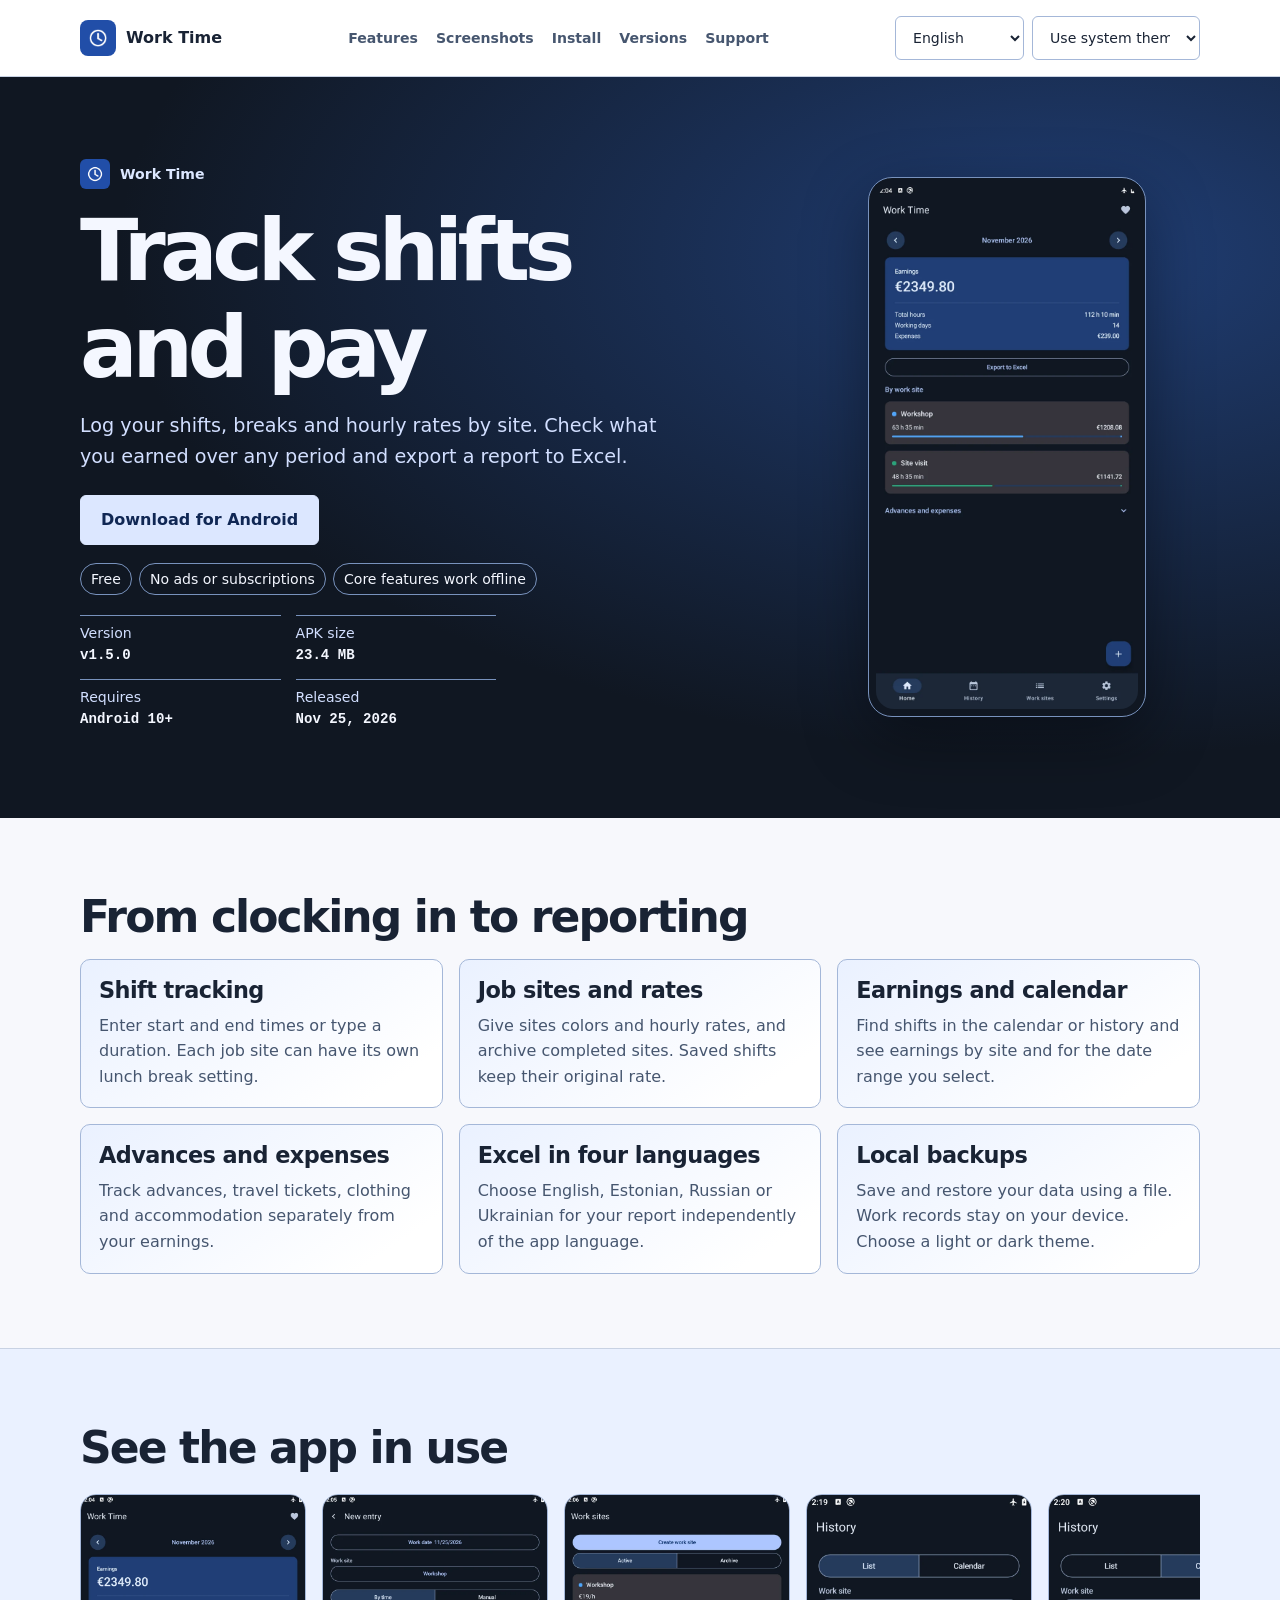
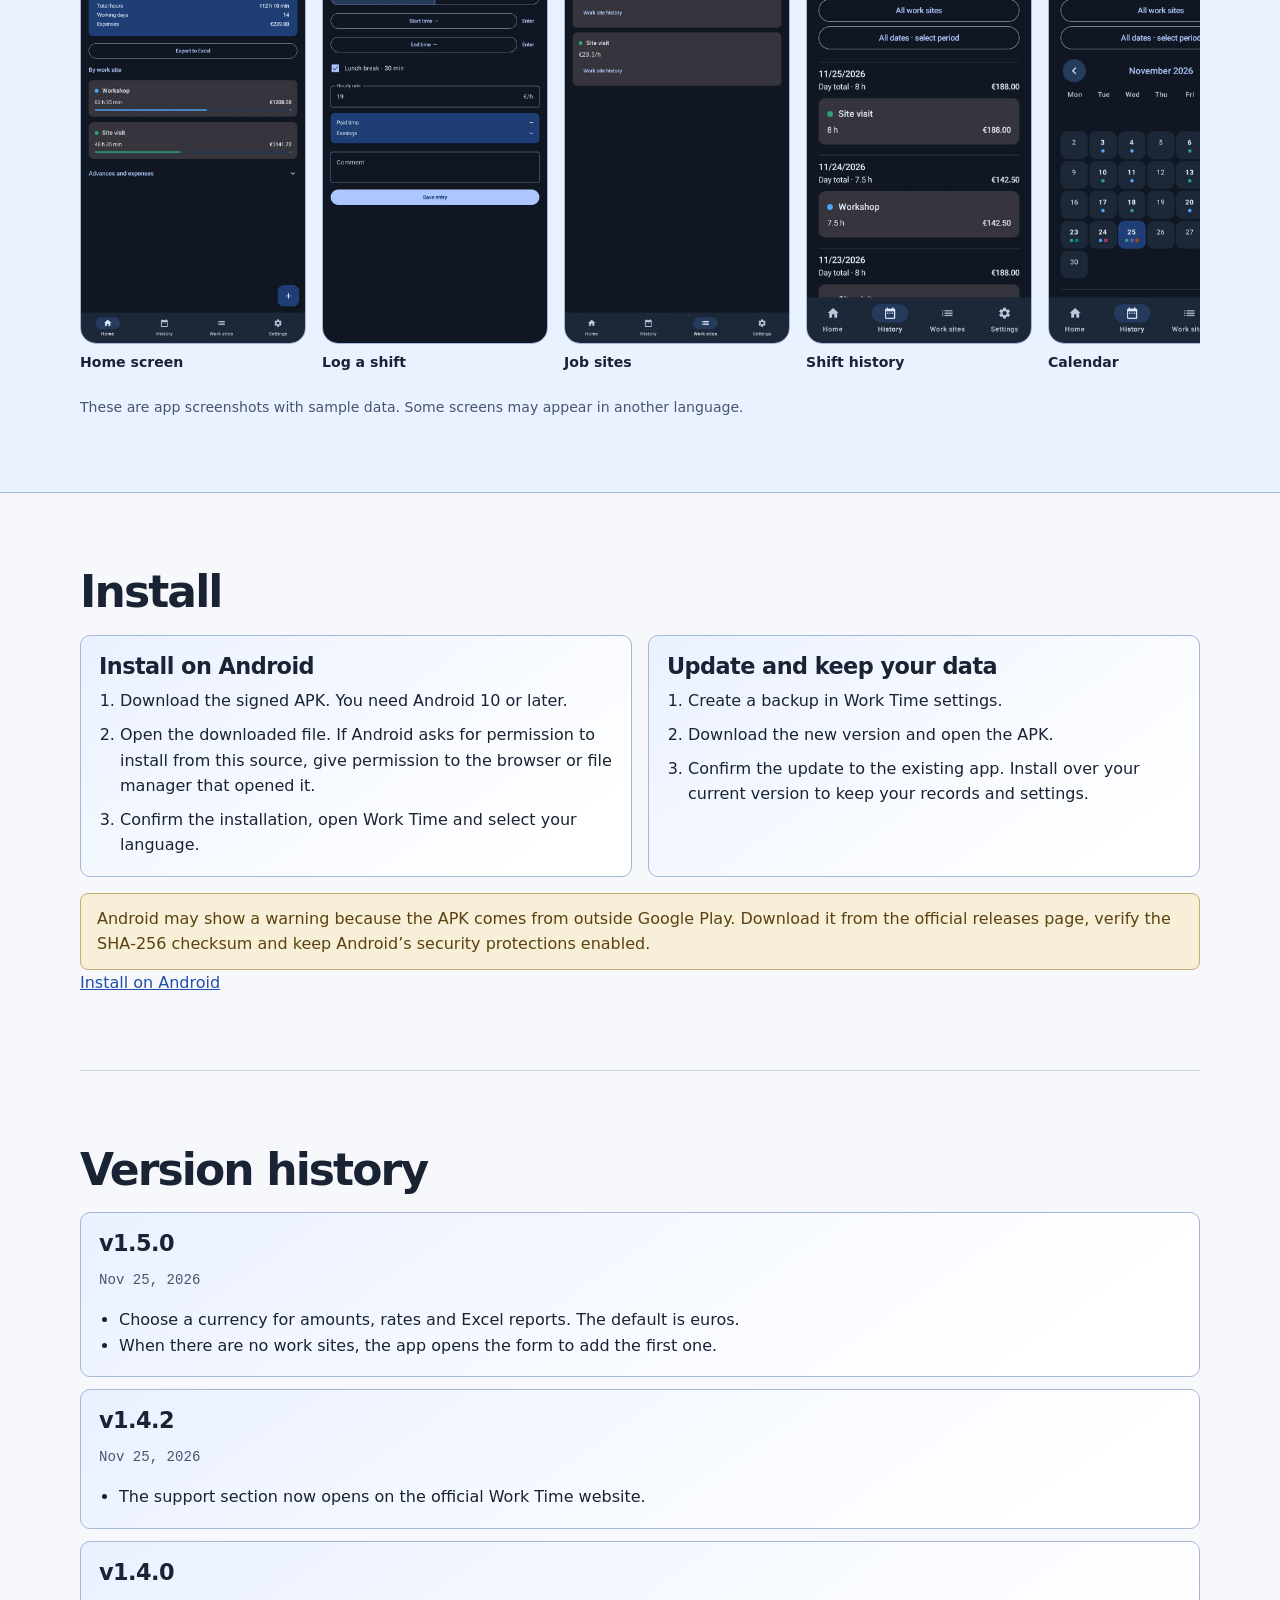
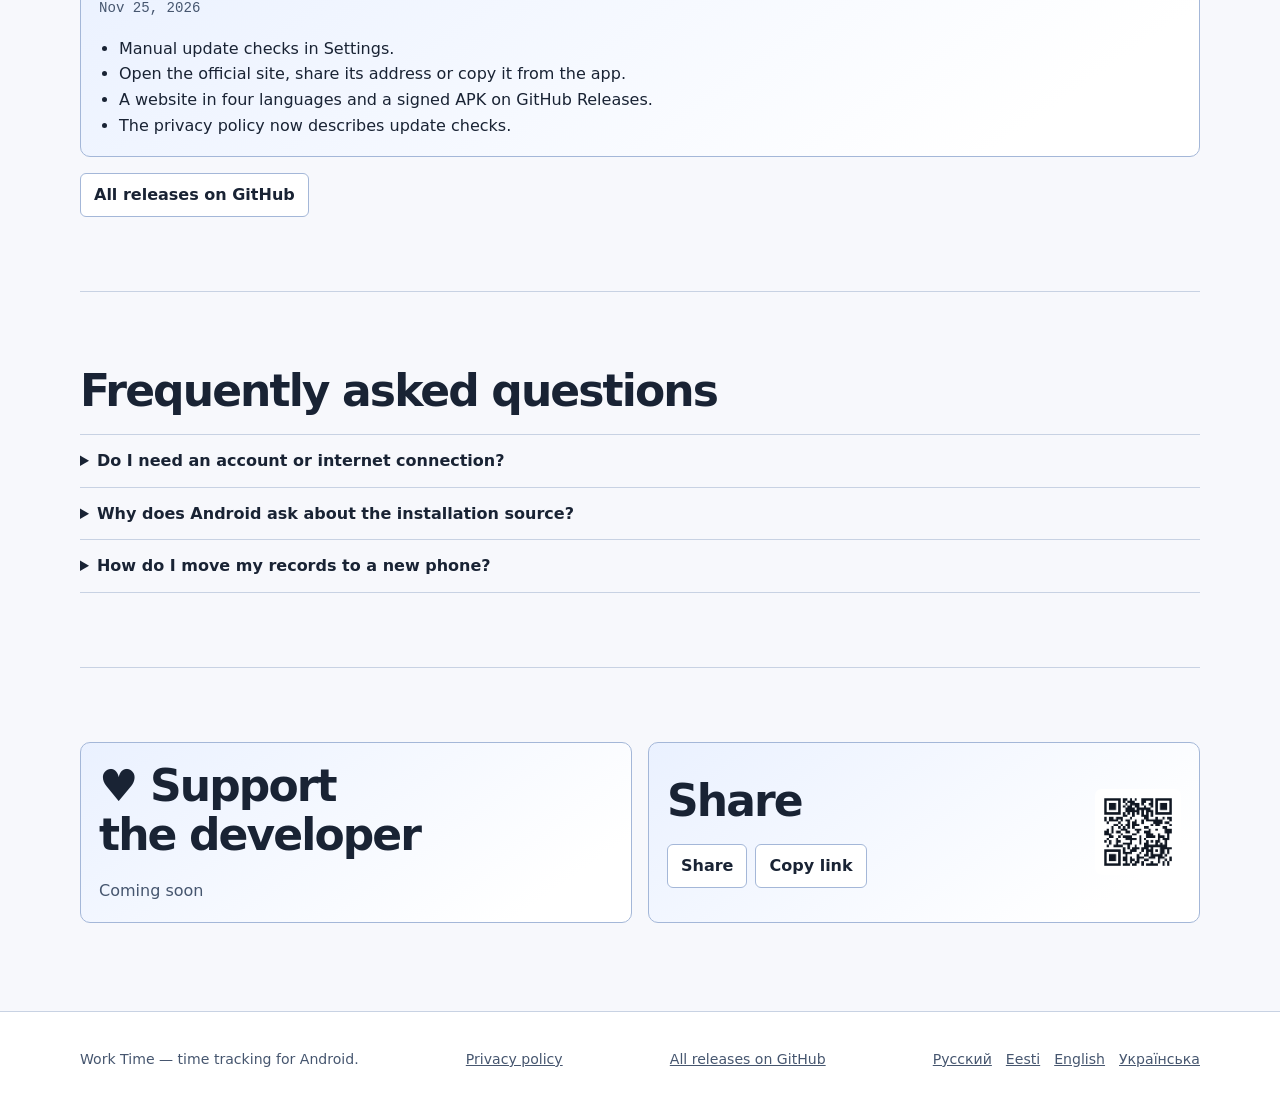
<file: index.html>
<!doctype html>
<html lang="en" data-root="./" data-root-page="true" data-name="Work Time">
<head>
<meta charset="utf-8">
<meta name="viewport" content="width=device-width, initial-scale=1">
<title>Work Time · Android</title>
<meta name="description" content="A free Android app to track shifts, job sites and pay in euros, with Excel reports and file backups.">
<link rel="canonical" href="https://wolflingee.github.io/work-time/">
<link rel="alternate" hreflang="ru" href="https://wolflingee.github.io/work-time/ru/">
<link rel="alternate" hreflang="et" href="https://wolflingee.github.io/work-time/et/">
<link rel="alternate" hreflang="en" href="https://wolflingee.github.io/work-time/en/">
<link rel="alternate" hreflang="uk" href="https://wolflingee.github.io/work-time/uk/">
<link rel="alternate" hreflang="x-default" href="https://wolflingee.github.io/work-time/">
<meta property="og:type" content="website">
<meta property="og:title" content="Work Time · Android">
<meta property="og:description" content="A free Android app to track shifts, job sites and pay in euros, with Excel reports and file backups.">
<meta property="og:url" content="https://wolflingee.github.io/work-time/">
<meta property="og:image" content="https://wolflingee.github.io/work-time/assets/icons/social.png">
<meta property="og:image:alt" content="Home screen">
<meta name="twitter:card" content="summary_large_image">
<link rel="icon" type="image/png" href="./assets/icons/work-time.png">
<link rel="stylesheet" href="./assets/css/style.css">
<script src="./assets/js/app.js" defer></script>
</head>
<body>
<header class="topbar">
  <div class="shell topbar-row">
    <a class="brand" href="./en/"><img src="./assets/icons/work-time.png" width="36" height="36" alt="">Work Time</a>
    <nav><ul><li><a href="./en/#features">Features</a></li>
<li><a href="./en/#screenshots">Screenshots</a></li>
<li><a href="./en/#install">Install</a></li>
<li><a href="./en/#versions">Versions</a></li>
<li><a href="./en/#support">Support</a></li></ul></nav>
    <div class="preferences">
      <select id="site-language" aria-label="Site language"><option value="ru">Русский</option><option value="et">Eesti</option><option value="en" selected>English</option><option value="uk">Українська</option></select>
      <select id="site-theme" aria-label="Theme"><option value="system" selected>Use system theme</option><option value="light">Light</option><option value="dark">Dark</option></select>
    </div>
  </div>
</header>

<main>
<section class="hero">
  <div class="shell">
    <div>
      <div class="hero-app"><img src="./assets/icons/work-time.png" width="30" height="30" alt="">Work Time</div>
      <h1>Track shifts and pay</h1>
      <p>Log your shifts, breaks and hourly rates by site. Check what you earned over any period and export a report to Excel.</p>
      <a class="button primary" data-download href="https://github.com/wolflingEE/work-time/releases/latest/download/work-time.apk">Download for Android</a>
      <ul class="badges"><li>Free</li><li>No ads or subscriptions</li><li>Core features work offline</li></ul>
      <dl class="build-facts" hidden>
        <div><dt>Version</dt><dd data-fact="version"></dd></div><div><dt>APK size</dt><dd data-fact="size"></dd></div><div><dt>Requires</dt><dd data-fact="android"></dd></div><div><dt>Released</dt><dd data-fact="date"></dd></div>
      </dl>
      <p class="version-error" hidden>Version details are currently unavailable.</p>
    </div>
    <figure class="phone"><img src="./assets/screenshots/en/home.webp" fetchpriority="high" alt="Home screen"></figure>
  </div>
</section>
<section id="features" class="section shell">
  <h2>From clocking in to reporting</h2>
  <div class="grid"><article class="card"><h3>Shift tracking</h3><p>Enter start and end times or type a duration. Each job site can have its own lunch break setting.</p></article><article class="card"><h3>Job sites and rates</h3><p>Give sites colors and hourly rates, and archive completed sites. Saved shifts keep their original rate.</p></article><article class="card"><h3>Earnings and calendar</h3><p>Find shifts in the calendar or history and see earnings by site and for the date range you select.</p></article><article class="card"><h3>Advances and expenses</h3><p>Track advances, travel tickets, clothing and accommodation separately from your earnings.</p></article><article class="card"><h3>Excel in four languages</h3><p>Choose English, Estonian, Russian or Ukrainian for your report independently of the app language.</p></article><article class="card"><h3>Local backups</h3><p>Save and restore your data using a file. Work records stay on your device. Choose a light or dark theme.</p></article></div>
</section>
<section id="screenshots" class="section gallery-strip" aria-labelledby="gallery-title">
  <div class="shell">
    <h2 id="gallery-title">See the app in use</h2>
    <div class="gallery"><a href="./assets/screenshots/en/home.webp" data-gallery="Home screen"><img src="./assets/screenshots/en/home.webp" loading="lazy" decoding="async" alt=""><span>Home screen</span></a><a href="./assets/screenshots/en/entry.webp" data-gallery="Log a shift"><img src="./assets/screenshots/en/entry.webp" loading="lazy" decoding="async" alt=""><span>Log a shift</span></a><a href="./assets/screenshots/en/sites.webp" data-gallery="Job sites"><img src="./assets/screenshots/en/sites.webp" loading="lazy" decoding="async" alt=""><span>Job sites</span></a><a href="./assets/screenshots/en/history.webp" data-gallery="Shift history"><img src="./assets/screenshots/en/history.webp" loading="lazy" decoding="async" alt=""><span>Shift history</span></a><a href="./assets/screenshots/en/calendar.webp" data-gallery="Calendar"><img src="./assets/screenshots/en/calendar.webp" loading="lazy" decoding="async" alt=""><span>Calendar</span></a><a href="./assets/screenshots/en/statistics.webp" data-gallery="Statistics"><img src="./assets/screenshots/en/statistics.webp" loading="lazy" decoding="async" alt=""><span>Statistics</span></a><a href="./assets/screenshots/en/excel.webp" data-gallery="Excel export"><img src="./assets/screenshots/en/excel.webp" loading="lazy" decoding="async" alt=""><span>Excel export</span></a><a href="./assets/screenshots/en/settings.webp" data-gallery="Settings"><img src="./assets/screenshots/en/settings.webp" loading="lazy" decoding="async" alt=""><span>Settings</span></a><a href="./assets/screenshots/ru/language.webp" data-gallery="Language selection"><img src="./assets/screenshots/ru/language.webp" loading="lazy" decoding="async" alt=""><span>Language selection</span></a></div>
    <p class="gallery-note">These are app screenshots with sample data. Some screens may appear in another language.</p>
  </div>
</section>
<dialog id="gallery-dialog" aria-labelledby="enlarged-title">
  <div class="dialog-head"><strong id="enlarged-title"></strong><form method="dialog"><button class="copy">Close</button></form></div>
  <img alt="">
</dialog>
<section id="install" class="section shell">
  <h2>Install</h2>
  
    <div class="grid two">
      <article class="card"><h3>Install on Android</h3><ol class="steps"><li>Download the signed APK. You need Android 10 or later.</li><li>Open the downloaded file. If Android asks for permission to install from this source, give permission to the browser or file manager that opened it.</li><li>Confirm the installation, open Work Time and select your language.</li></ol></article>
      <article class="card"><h3>Update and keep your data</h3><ol class="steps"><li>Create a backup in Work Time settings.</li><li>Download the new version and open the APK.</li><li>Confirm the update to the existing app. Install over your current version to keep your records and settings.</li></ol></article>
    </div>
    <p class="notice">Android may show a warning because the APK comes from outside Google Play. Download it from the official releases page, verify the SHA‑256 checksum and keep Android’s security protections enabled.</p>
  <a href="./installation/en.html">Install on Android</a>
</section>
<section id="versions" class="section shell">
  <h2>Version history</h2>
  <div class="release-list"></div>
  <a class="button" href="https://github.com/wolflingEE/work-time/releases">All releases on GitHub</a>
</section>
<section class="section shell">
  <h2>Frequently asked questions</h2>
  <details><summary>Do I need an account or internet connection?</summary><p>Work Time requires no account. Shifts, calculations, Excel exports and backups work offline. Internet access is needed to check for an update manually, download the APK or open an external page.</p></details><details><summary>Why does Android ask about the installation source?</summary><p>The APK is distributed via GitHub Releases. Android may ask for permission for the browser or file manager that opens it.</p></details><details><summary>How do I move my records to a new phone?</summary><p>Create a backup in Settings, transfer the file to your new phone and restore it in Work Time.</p></details>
</section>

<section id="support" class="section shell">
  <div class="grid two">
    <article class="card">
      <h2><span aria-hidden="true">♥</span> Support the developer</h2>
      <p>Coming soon</p>
    </article>
    
<article class="card share-card">
  <div>
    <h2>Share</h2>
    <div class="actions">
      <button class="copy" data-share="https://wolflingee.github.io/work-time/">Share</button>
      <button class="copy" data-copy="https://wolflingee.github.io/work-time/">Copy link</button>
    </div>
  </div>
  <img src="./assets/icons/site-qr.png" width="86" height="86" alt="QR code for the official Work Time website">
</article>
  </div>
  <p class="status" id="site-status" role="status" data-copied="Link copied." data-failed="Couldn’t copy the link. Copy the address from your browser’s address bar."></p>
</section>
</main>
<footer>
  <div class="shell footer-row">
    <span>Work Time — time tracking for Android.</span>
    <a href="./privacy/en.html">Privacy policy</a>
    <a href="https://github.com/wolflingEE/work-time/releases">All releases on GitHub</a>
    <div class="lang-links"><a lang="ru" hreflang="ru" href="./ru/">Русский</a><a lang="et" hreflang="et" href="./et/">Eesti</a><a lang="en" hreflang="en" href="./en/">English</a><a lang="uk" hreflang="uk" href="./uk/">Українська</a></div>
  </div>
</footer>
</body>
</html>
</file>
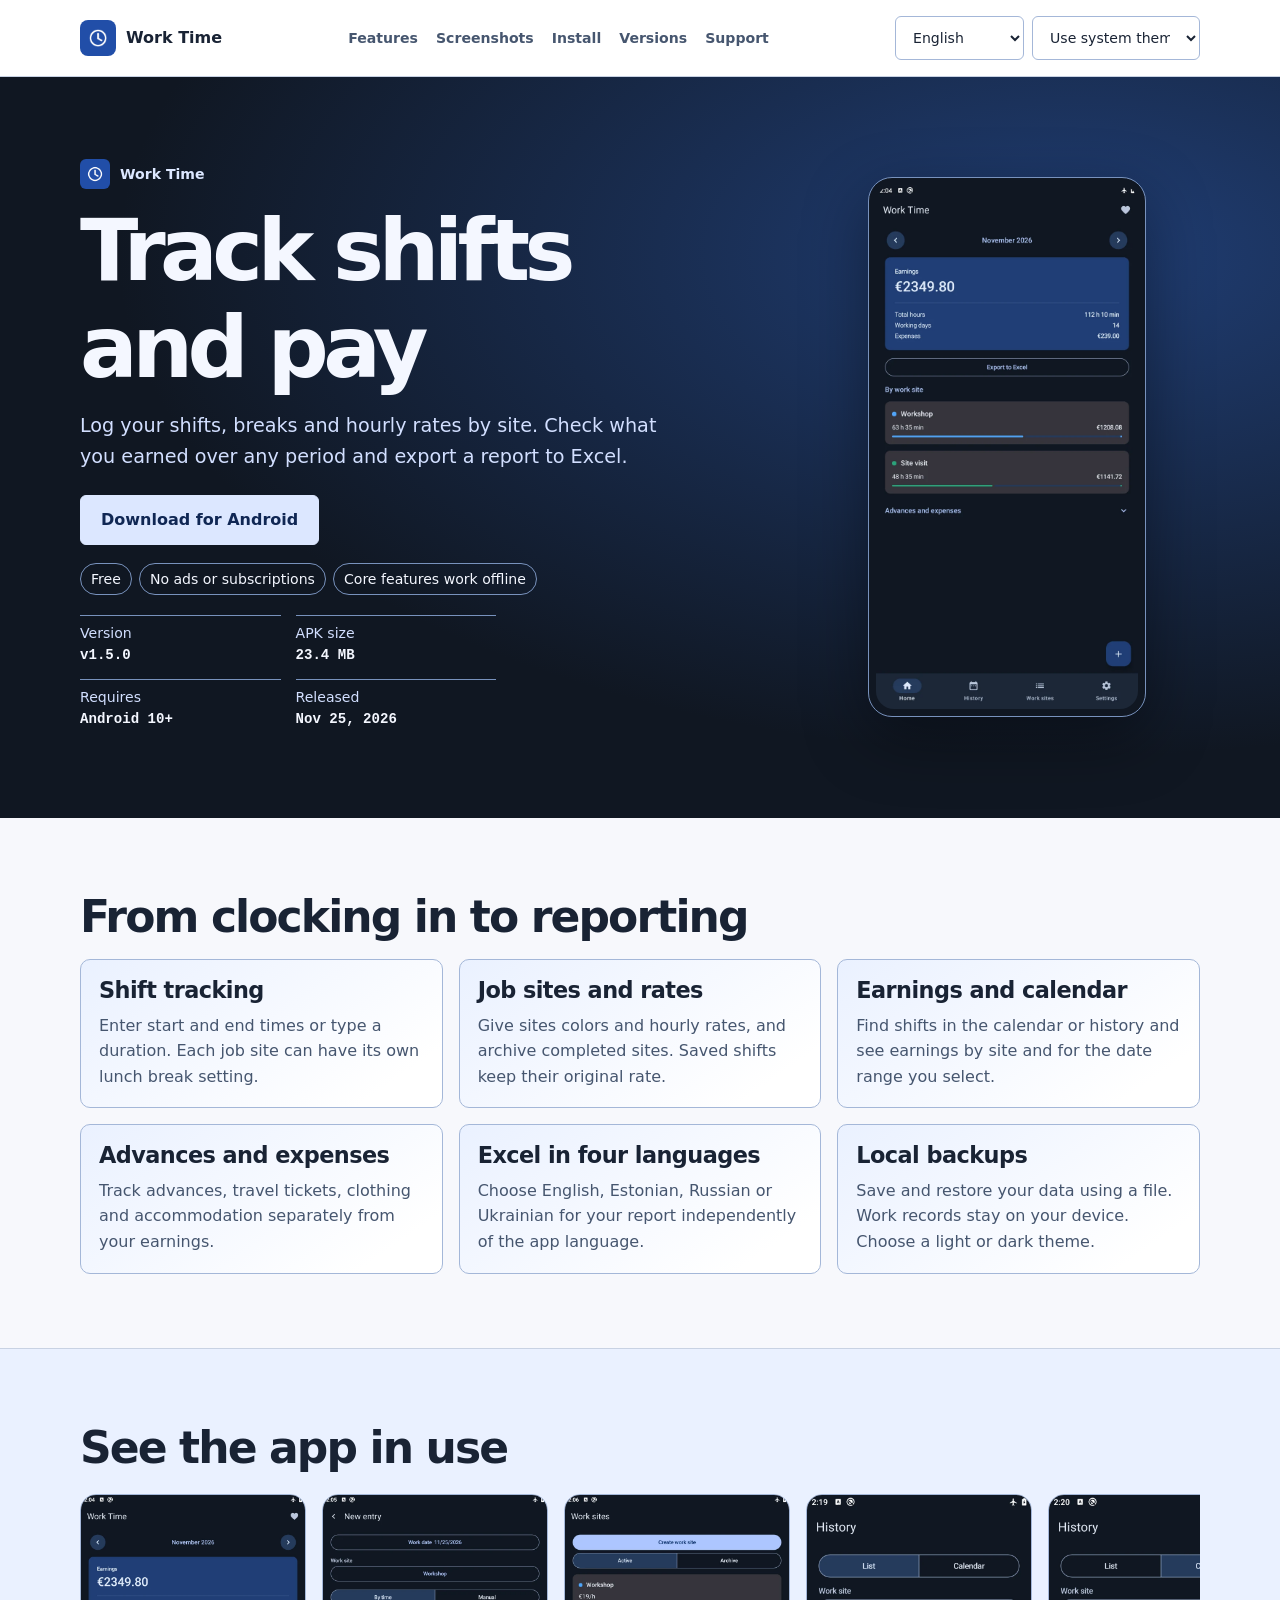
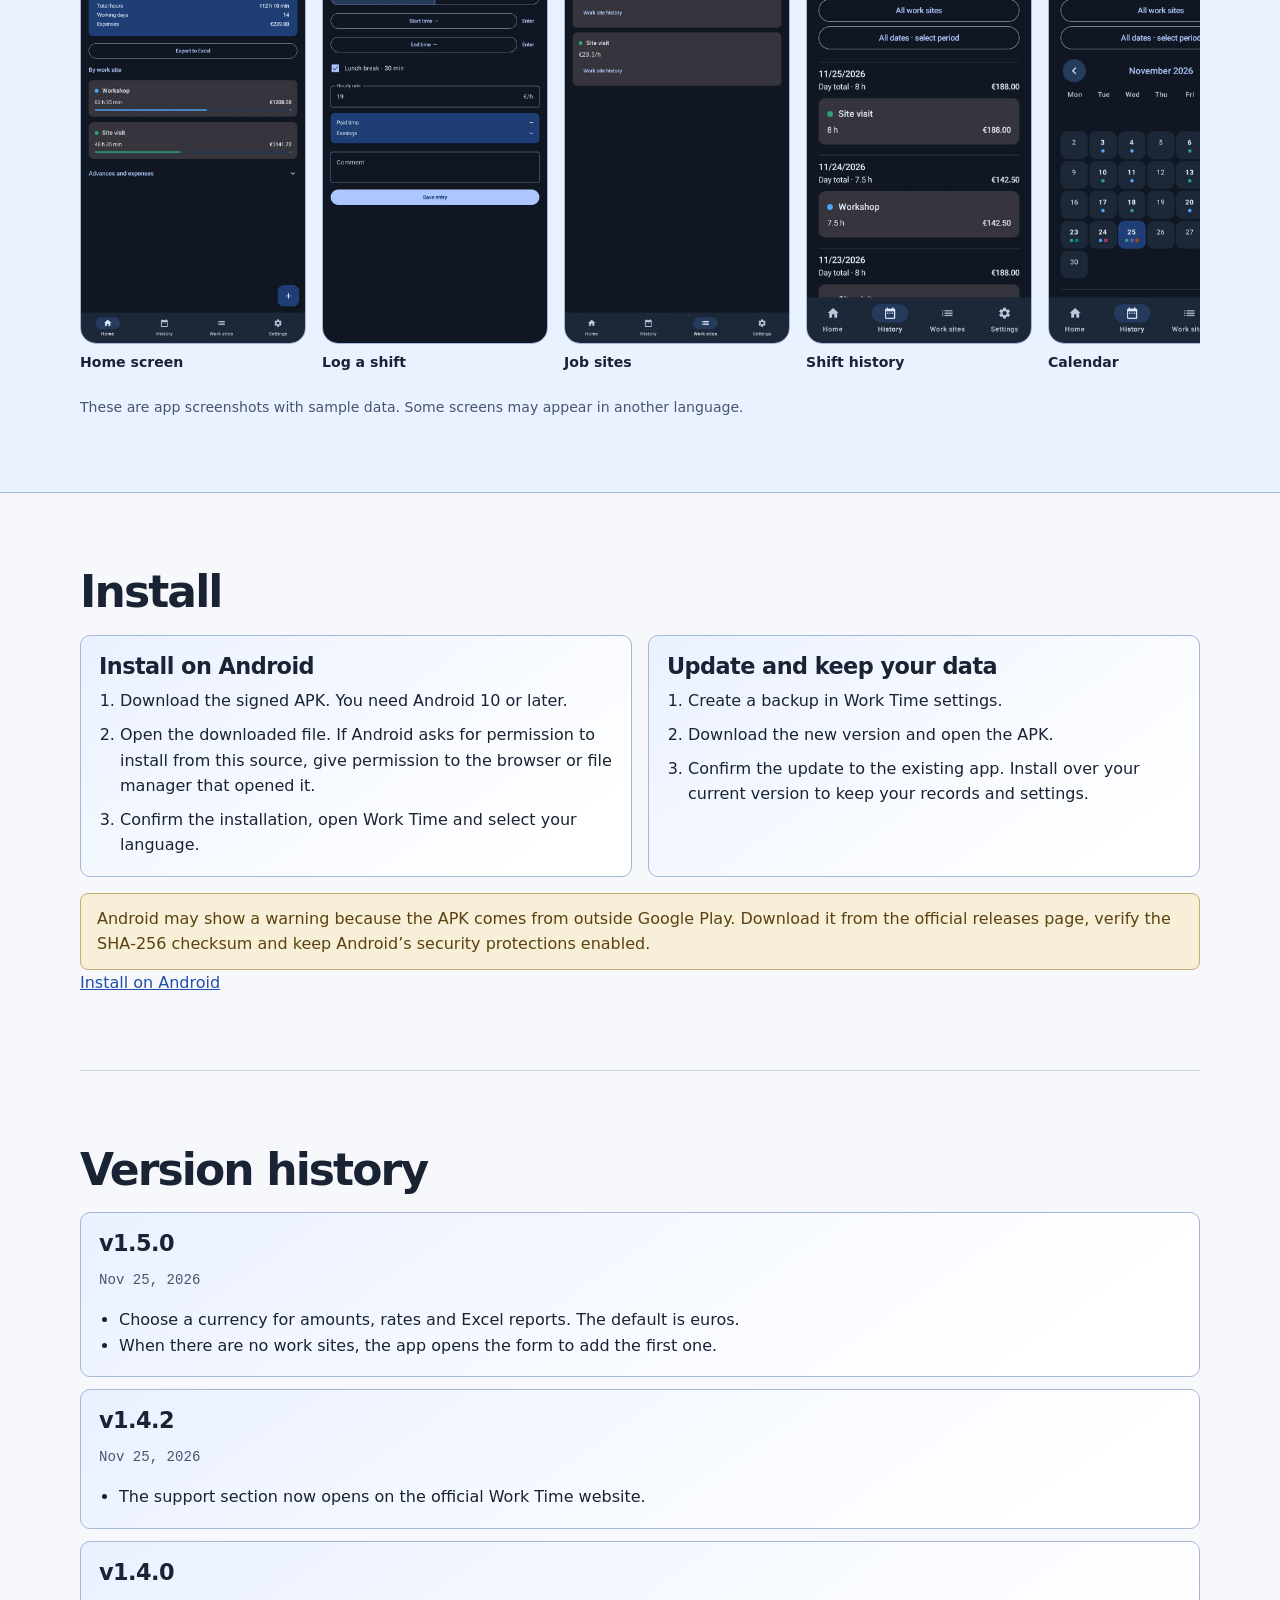
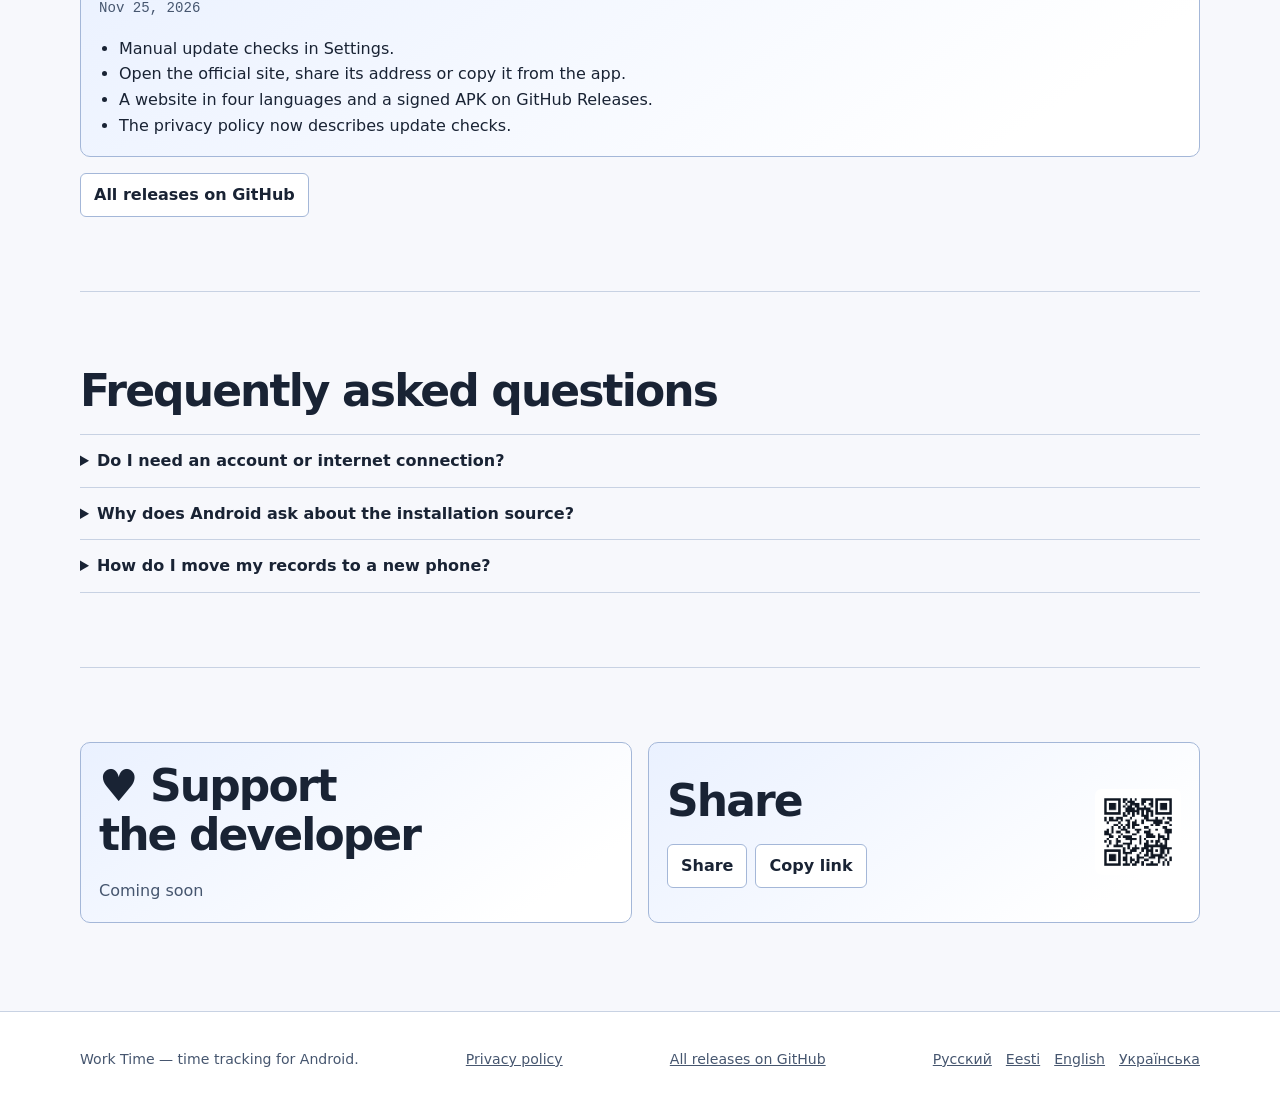
<file: en/index.html>
<!doctype html>
<html lang="en" data-root="../" data-root-page="false" data-name="Work Time">
<head>
<meta charset="utf-8">
<meta name="viewport" content="width=device-width, initial-scale=1">
<title>Work Time · Android</title>
<meta name="description" content="A free Android app to track shifts, job sites and pay in euros, with Excel reports and file backups.">
<link rel="canonical" href="https://wolflingee.github.io/work-time/en/">
<link rel="alternate" hreflang="ru" href="https://wolflingee.github.io/work-time/ru/">
<link rel="alternate" hreflang="et" href="https://wolflingee.github.io/work-time/et/">
<link rel="alternate" hreflang="en" href="https://wolflingee.github.io/work-time/en/">
<link rel="alternate" hreflang="uk" href="https://wolflingee.github.io/work-time/uk/">
<link rel="alternate" hreflang="x-default" href="https://wolflingee.github.io/work-time/">
<meta property="og:type" content="website">
<meta property="og:title" content="Work Time · Android">
<meta property="og:description" content="A free Android app to track shifts, job sites and pay in euros, with Excel reports and file backups.">
<meta property="og:url" content="https://wolflingee.github.io/work-time/en/">
<meta property="og:image" content="https://wolflingee.github.io/work-time/assets/icons/social.png">
<meta property="og:image:alt" content="Home screen">
<meta name="twitter:card" content="summary_large_image">
<link rel="icon" type="image/png" href="../assets/icons/work-time.png">
<link rel="stylesheet" href="../assets/css/style.css">
<script src="../assets/js/app.js" defer></script>
</head>
<body>
<header class="topbar">
  <div class="shell topbar-row">
    <a class="brand" href="../en/"><img src="../assets/icons/work-time.png" width="36" height="36" alt="">Work Time</a>
    <nav><ul><li><a href="../en/#features">Features</a></li>
<li><a href="../en/#screenshots">Screenshots</a></li>
<li><a href="../en/#install">Install</a></li>
<li><a href="../en/#versions">Versions</a></li>
<li><a href="../en/#support">Support</a></li></ul></nav>
    <div class="preferences">
      <select id="site-language" aria-label="Site language"><option value="ru">Русский</option><option value="et">Eesti</option><option value="en" selected>English</option><option value="uk">Українська</option></select>
      <select id="site-theme" aria-label="Theme"><option value="system" selected>Use system theme</option><option value="light">Light</option><option value="dark">Dark</option></select>
    </div>
  </div>
</header>

<main>
<section class="hero">
  <div class="shell">
    <div>
      <div class="hero-app"><img src="../assets/icons/work-time.png" width="30" height="30" alt="">Work Time</div>
      <h1>Track shifts and pay</h1>
      <p>Log your shifts, breaks and hourly rates by site. Check what you earned over any period and export a report to Excel.</p>
      <a class="button primary" data-download href="https://github.com/wolflingEE/work-time/releases/latest/download/work-time.apk">Download for Android</a>
      <ul class="badges"><li>Free</li><li>No ads or subscriptions</li><li>Core features work offline</li></ul>
      <dl class="build-facts" hidden>
        <div><dt>Version</dt><dd data-fact="version"></dd></div><div><dt>APK size</dt><dd data-fact="size"></dd></div><div><dt>Requires</dt><dd data-fact="android"></dd></div><div><dt>Released</dt><dd data-fact="date"></dd></div>
      </dl>
      <p class="version-error" hidden>Version details are currently unavailable.</p>
    </div>
    <figure class="phone"><img src="../assets/screenshots/en/home.webp" fetchpriority="high" alt="Home screen"></figure>
  </div>
</section>
<section id="features" class="section shell">
  <h2>From clocking in to reporting</h2>
  <div class="grid"><article class="card"><h3>Shift tracking</h3><p>Enter start and end times or type a duration. Each job site can have its own lunch break setting.</p></article><article class="card"><h3>Job sites and rates</h3><p>Give sites colors and hourly rates, and archive completed sites. Saved shifts keep their original rate.</p></article><article class="card"><h3>Earnings and calendar</h3><p>Find shifts in the calendar or history and see earnings by site and for the date range you select.</p></article><article class="card"><h3>Advances and expenses</h3><p>Track advances, travel tickets, clothing and accommodation separately from your earnings.</p></article><article class="card"><h3>Excel in four languages</h3><p>Choose English, Estonian, Russian or Ukrainian for your report independently of the app language.</p></article><article class="card"><h3>Local backups</h3><p>Save and restore your data using a file. Work records stay on your device. Choose a light or dark theme.</p></article></div>
</section>
<section id="screenshots" class="section gallery-strip" aria-labelledby="gallery-title">
  <div class="shell">
    <h2 id="gallery-title">See the app in use</h2>
    <div class="gallery"><a href="../assets/screenshots/en/home.webp" data-gallery="Home screen"><img src="../assets/screenshots/en/home.webp" loading="lazy" decoding="async" alt=""><span>Home screen</span></a><a href="../assets/screenshots/en/entry.webp" data-gallery="Log a shift"><img src="../assets/screenshots/en/entry.webp" loading="lazy" decoding="async" alt=""><span>Log a shift</span></a><a href="../assets/screenshots/en/sites.webp" data-gallery="Job sites"><img src="../assets/screenshots/en/sites.webp" loading="lazy" decoding="async" alt=""><span>Job sites</span></a><a href="../assets/screenshots/en/history.webp" data-gallery="Shift history"><img src="../assets/screenshots/en/history.webp" loading="lazy" decoding="async" alt=""><span>Shift history</span></a><a href="../assets/screenshots/en/calendar.webp" data-gallery="Calendar"><img src="../assets/screenshots/en/calendar.webp" loading="lazy" decoding="async" alt=""><span>Calendar</span></a><a href="../assets/screenshots/en/statistics.webp" data-gallery="Statistics"><img src="../assets/screenshots/en/statistics.webp" loading="lazy" decoding="async" alt=""><span>Statistics</span></a><a href="../assets/screenshots/en/excel.webp" data-gallery="Excel export"><img src="../assets/screenshots/en/excel.webp" loading="lazy" decoding="async" alt=""><span>Excel export</span></a><a href="../assets/screenshots/en/settings.webp" data-gallery="Settings"><img src="../assets/screenshots/en/settings.webp" loading="lazy" decoding="async" alt=""><span>Settings</span></a><a href="../assets/screenshots/ru/language.webp" data-gallery="Language selection"><img src="../assets/screenshots/ru/language.webp" loading="lazy" decoding="async" alt=""><span>Language selection</span></a></div>
    <p class="gallery-note">These are app screenshots with sample data. Some screens may appear in another language.</p>
  </div>
</section>
<dialog id="gallery-dialog" aria-labelledby="enlarged-title">
  <div class="dialog-head"><strong id="enlarged-title"></strong><form method="dialog"><button class="copy">Close</button></form></div>
  <img alt="">
</dialog>
<section id="install" class="section shell">
  <h2>Install</h2>
  
    <div class="grid two">
      <article class="card"><h3>Install on Android</h3><ol class="steps"><li>Download the signed APK. You need Android 10 or later.</li><li>Open the downloaded file. If Android asks for permission to install from this source, give permission to the browser or file manager that opened it.</li><li>Confirm the installation, open Work Time and select your language.</li></ol></article>
      <article class="card"><h3>Update and keep your data</h3><ol class="steps"><li>Create a backup in Work Time settings.</li><li>Download the new version and open the APK.</li><li>Confirm the update to the existing app. Install over your current version to keep your records and settings.</li></ol></article>
    </div>
    <p class="notice">Android may show a warning because the APK comes from outside Google Play. Download it from the official releases page, verify the SHA‑256 checksum and keep Android’s security protections enabled.</p>
  <a href="../installation/en.html">Install on Android</a>
</section>
<section id="versions" class="section shell">
  <h2>Version history</h2>
  <div class="release-list"></div>
  <a class="button" href="https://github.com/wolflingEE/work-time/releases">All releases on GitHub</a>
</section>
<section class="section shell">
  <h2>Frequently asked questions</h2>
  <details><summary>Do I need an account or internet connection?</summary><p>Work Time requires no account. Shifts, calculations, Excel exports and backups work offline. Internet access is needed to check for an update manually, download the APK or open an external page.</p></details><details><summary>Why does Android ask about the installation source?</summary><p>The APK is distributed via GitHub Releases. Android may ask for permission for the browser or file manager that opens it.</p></details><details><summary>How do I move my records to a new phone?</summary><p>Create a backup in Settings, transfer the file to your new phone and restore it in Work Time.</p></details>
</section>

<section id="support" class="section shell">
  <div class="grid two">
    <article class="card">
      <h2><span aria-hidden="true">♥</span> Support the developer</h2>
      <p>Coming soon</p>
    </article>
    
<article class="card share-card">
  <div>
    <h2>Share</h2>
    <div class="actions">
      <button class="copy" data-share="https://wolflingee.github.io/work-time/">Share</button>
      <button class="copy" data-copy="https://wolflingee.github.io/work-time/">Copy link</button>
    </div>
  </div>
  <img src="../assets/icons/site-qr.png" width="86" height="86" alt="QR code for the official Work Time website">
</article>
  </div>
  <p class="status" id="site-status" role="status" data-copied="Link copied." data-failed="Couldn’t copy the link. Copy the address from your browser’s address bar."></p>
</section>
</main>
<footer>
  <div class="shell footer-row">
    <span>Work Time — time tracking for Android.</span>
    <a href="../privacy/en.html">Privacy policy</a>
    <a href="https://github.com/wolflingEE/work-time/releases">All releases on GitHub</a>
    <div class="lang-links"><a lang="ru" hreflang="ru" href="../ru/">Русский</a><a lang="et" hreflang="et" href="../et/">Eesti</a><a lang="en" hreflang="en" href="../en/">English</a><a lang="uk" hreflang="uk" href="../uk/">Українська</a></div>
  </div>
</footer>
</body>
</html>
</file>
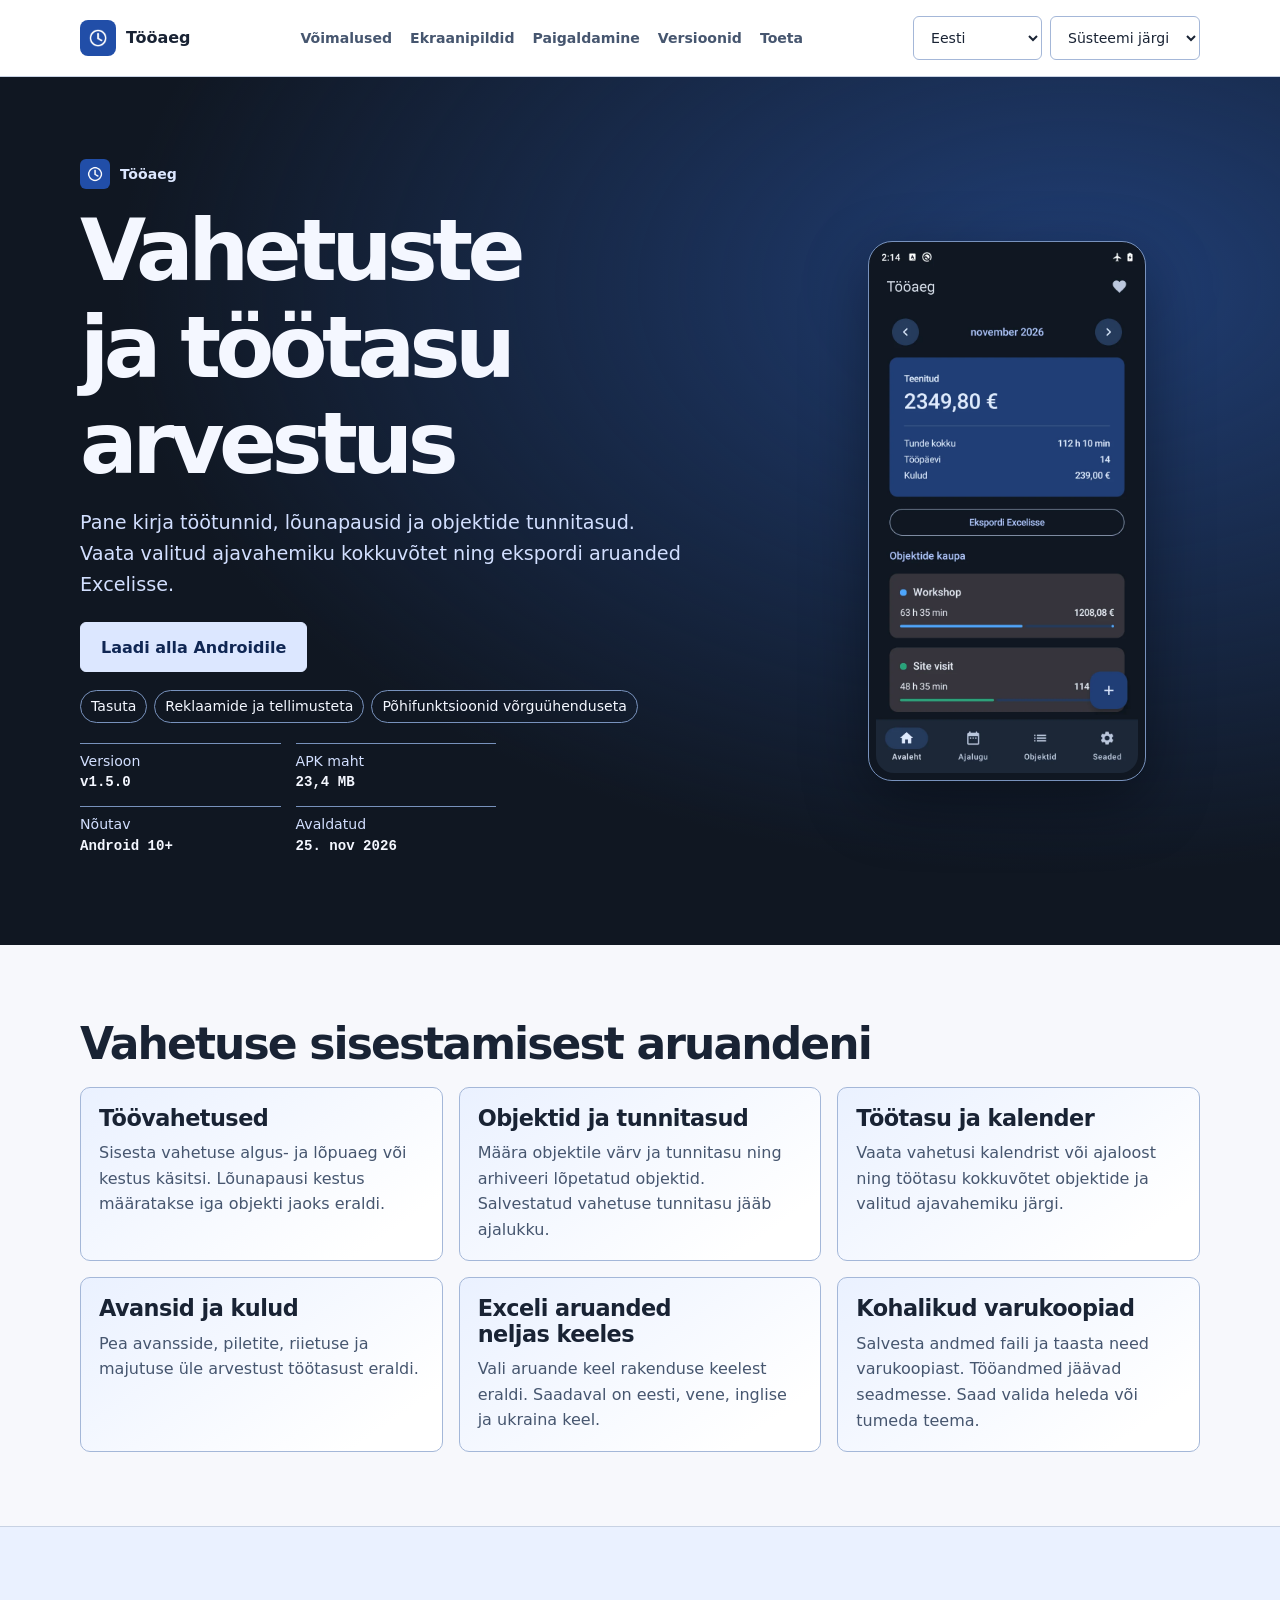
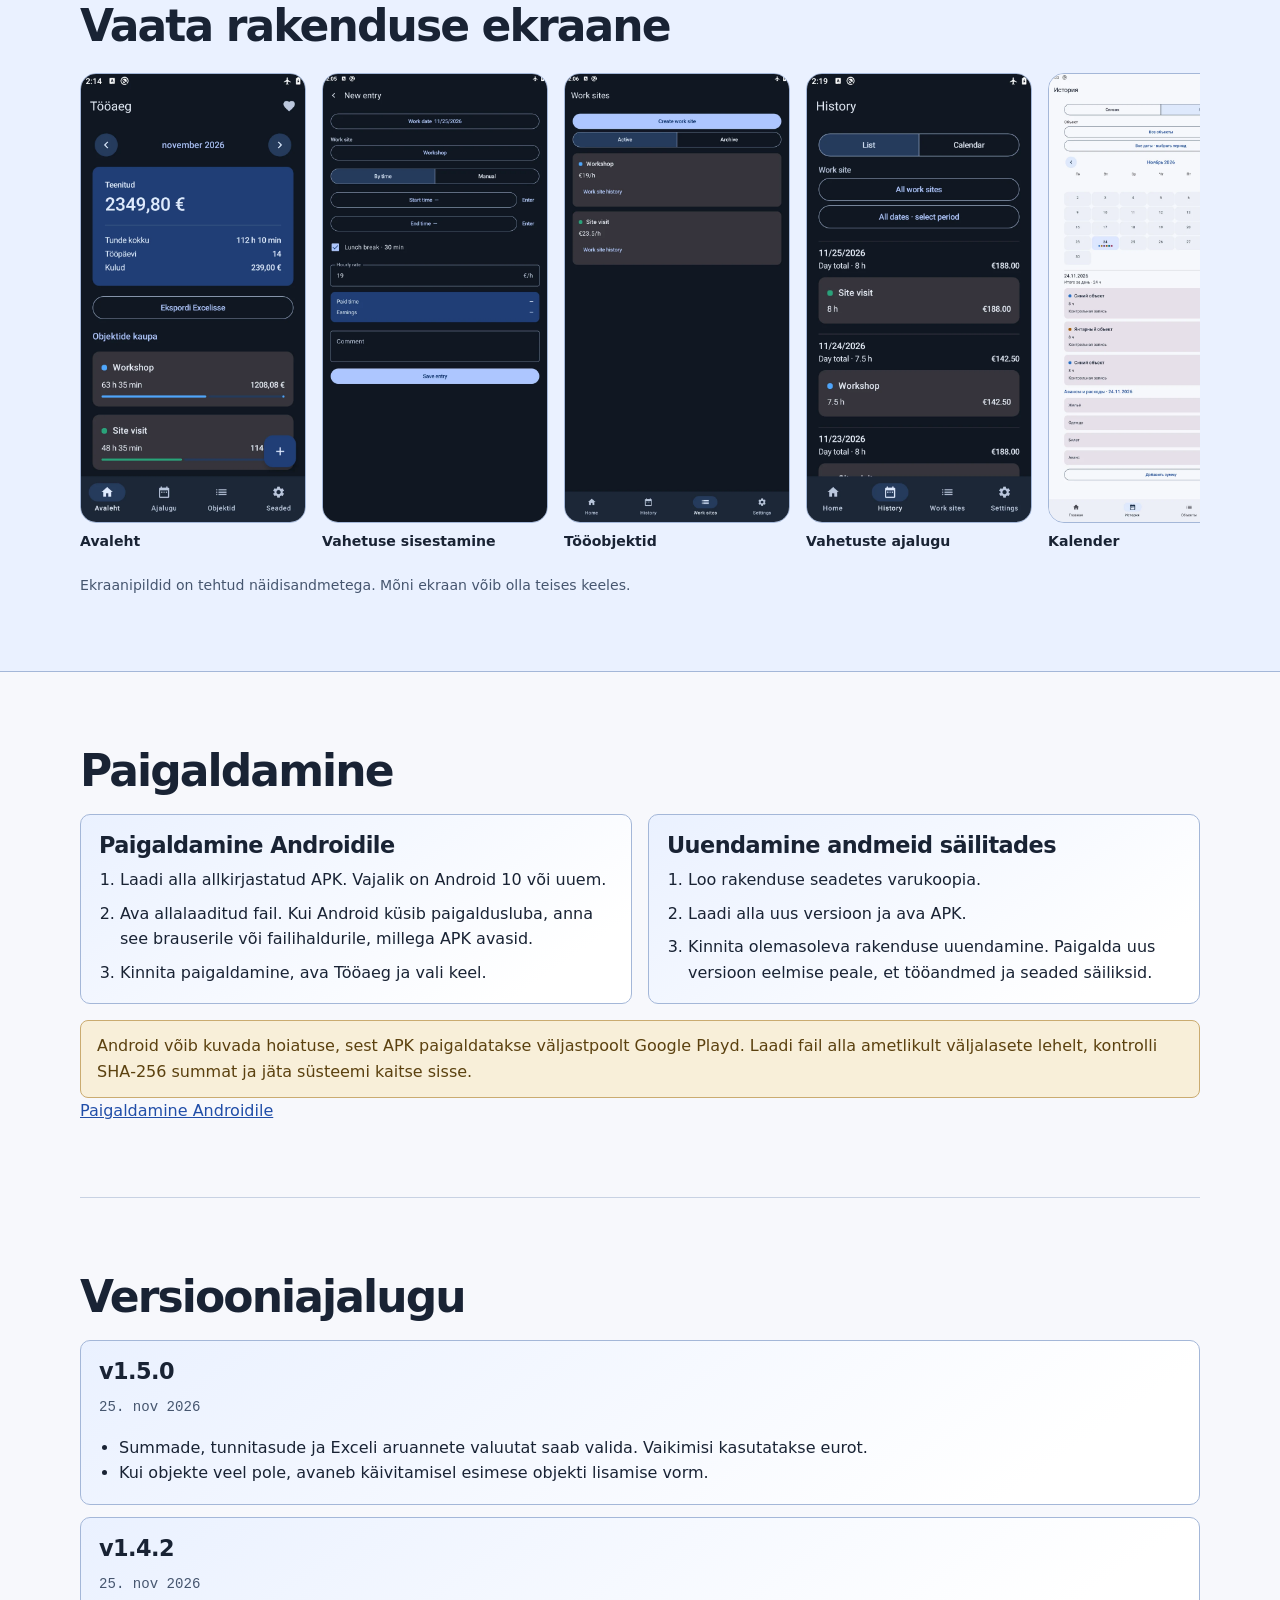
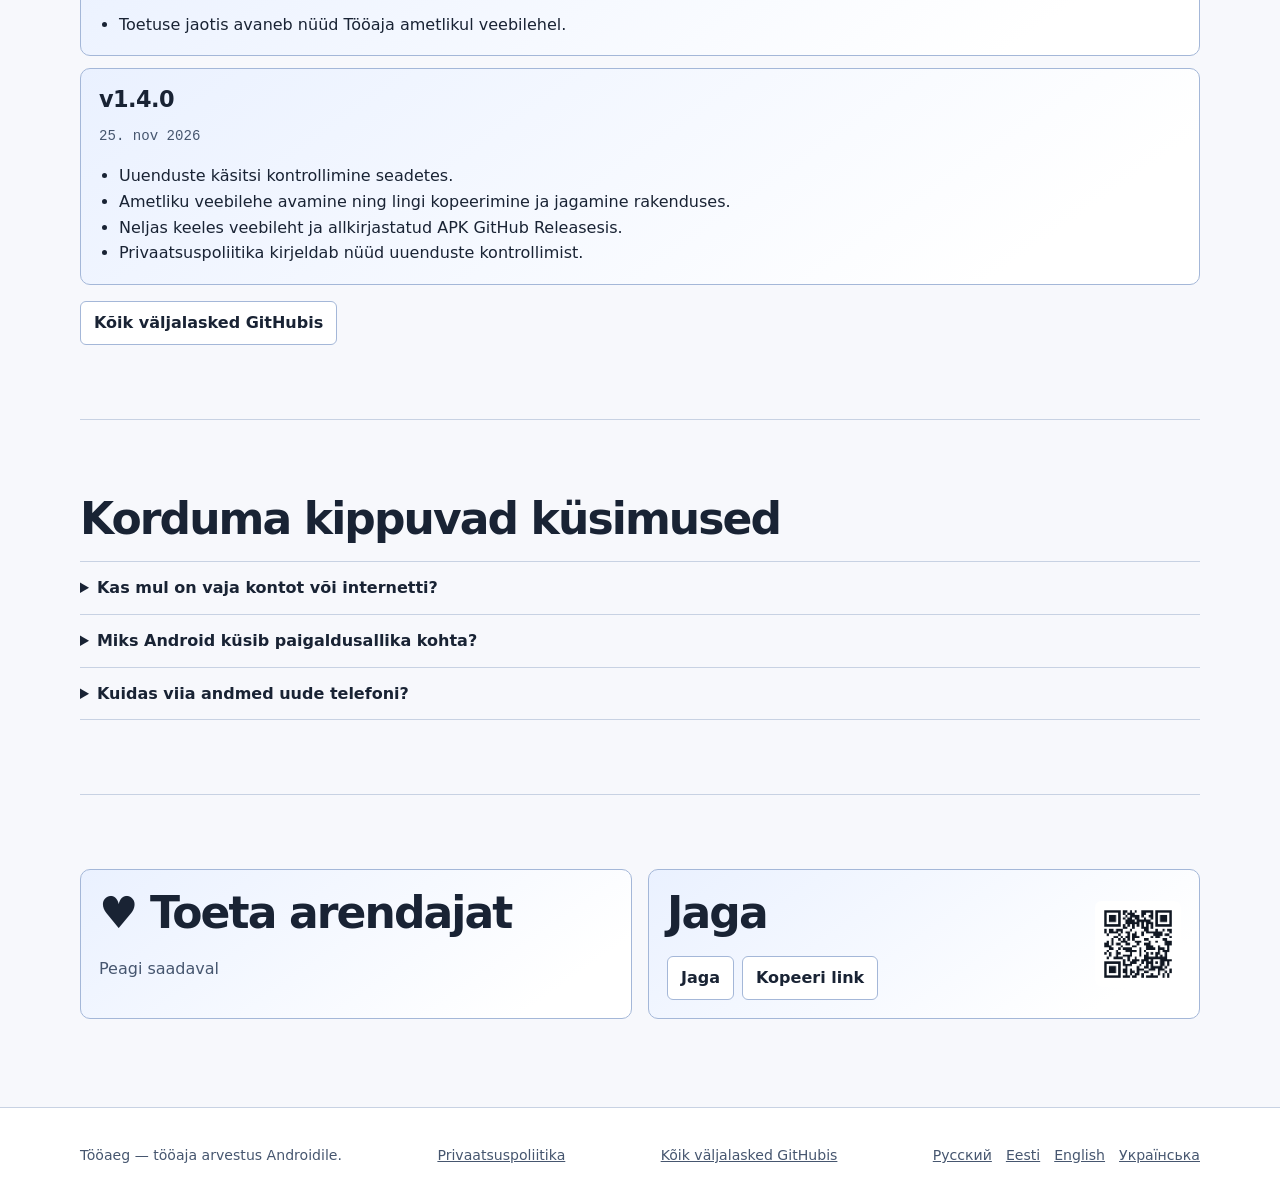
<file: et/index.html>
<!doctype html>
<html lang="et" data-root="../" data-root-page="false" data-name="Tööaeg">
<head>
<meta charset="utf-8">
<meta name="viewport" content="width=device-width, initial-scale=1">
<title>Tööaeg · Android</title>
<meta name="description" content="Tasuta Androidi rakendus vahetuste, tööobjektide ja eurodes teenitud töötasu arvestamiseks. Exceli aruanded ja varukoopiad.">
<link rel="canonical" href="https://wolflingee.github.io/work-time/et/">
<link rel="alternate" hreflang="ru" href="https://wolflingee.github.io/work-time/ru/">
<link rel="alternate" hreflang="et" href="https://wolflingee.github.io/work-time/et/">
<link rel="alternate" hreflang="en" href="https://wolflingee.github.io/work-time/en/">
<link rel="alternate" hreflang="uk" href="https://wolflingee.github.io/work-time/uk/">
<link rel="alternate" hreflang="x-default" href="https://wolflingee.github.io/work-time/">
<meta property="og:type" content="website">
<meta property="og:title" content="Tööaeg · Android">
<meta property="og:description" content="Tasuta Androidi rakendus vahetuste, tööobjektide ja eurodes teenitud töötasu arvestamiseks. Exceli aruanded ja varukoopiad.">
<meta property="og:url" content="https://wolflingee.github.io/work-time/et/">
<meta property="og:image" content="https://wolflingee.github.io/work-time/assets/icons/social.png">
<meta property="og:image:alt" content="Avaleht">
<meta name="twitter:card" content="summary_large_image">
<link rel="icon" type="image/png" href="../assets/icons/work-time.png">
<link rel="stylesheet" href="../assets/css/style.css">
<script src="../assets/js/app.js" defer></script>
</head>
<body>
<header class="topbar">
  <div class="shell topbar-row">
    <a class="brand" href="../et/"><img src="../assets/icons/work-time.png" width="36" height="36" alt="">Tööaeg</a>
    <nav><ul><li><a href="../et/#features">Võimalused</a></li>
<li><a href="../et/#screenshots">Ekraanipildid</a></li>
<li><a href="../et/#install">Paigaldamine</a></li>
<li><a href="../et/#versions">Versioonid</a></li>
<li><a href="../et/#support">Toeta</a></li></ul></nav>
    <div class="preferences">
      <select id="site-language" aria-label="Veebilehe keel"><option value="ru">Русский</option><option value="et" selected>Eesti</option><option value="en">English</option><option value="uk">Українська</option></select>
      <select id="site-theme" aria-label="Teema"><option value="system" selected>Süsteemi järgi</option><option value="light">Hele</option><option value="dark">Tume</option></select>
    </div>
  </div>
</header>

<main>
<section class="hero">
  <div class="shell">
    <div>
      <div class="hero-app"><img src="../assets/icons/work-time.png" width="30" height="30" alt="">Tööaeg</div>
      <h1>Vahetuste ja töötasu arvestus</h1>
      <p>Pane kirja töötunnid, lõunapausid ja objektide tunnitasud. Vaata valitud ajavahemiku kokkuvõtet ning ekspordi aruanded Excelisse.</p>
      <a class="button primary" data-download href="https://github.com/wolflingEE/work-time/releases/latest/download/work-time.apk">Laadi alla Androidile</a>
      <ul class="badges"><li>Tasuta</li><li>Reklaamide ja tellimusteta</li><li>Põhifunktsioonid võrguühenduseta</li></ul>
      <dl class="build-facts" hidden>
        <div><dt>Versioon</dt><dd data-fact="version"></dd></div><div><dt>APK maht</dt><dd data-fact="size"></dd></div><div><dt>Nõutav</dt><dd data-fact="android"></dd></div><div><dt>Avaldatud</dt><dd data-fact="date"></dd></div>
      </dl>
      <p class="version-error" hidden>Versiooniandmed pole praegu saadaval.</p>
    </div>
    <figure class="phone"><img src="../assets/screenshots/et/home.webp" fetchpriority="high" alt="Avaleht"></figure>
  </div>
</section>
<section id="features" class="section shell">
  <h2>Vahetuse sisestamisest aruandeni</h2>
  <div class="grid"><article class="card"><h3>Töövahetused</h3><p>Sisesta vahetuse algus- ja lõpuaeg või kestus käsitsi. Lõunapausi kestus määratakse iga objekti jaoks eraldi.</p></article><article class="card"><h3>Objektid ja tunnitasud</h3><p>Määra objektile värv ja tunnitasu ning arhiveeri lõpetatud objektid. Salvestatud vahetuse tunnitasu jääb ajalukku.</p></article><article class="card"><h3>Töötasu ja kalender</h3><p>Vaata vahetusi kalendrist või ajaloost ning töötasu kokkuvõtet objektide ja valitud ajavahemiku järgi.</p></article><article class="card"><h3>Avansid ja kulud</h3><p>Pea avansside, piletite, riietuse ja majutuse üle arvestust töötasust eraldi.</p></article><article class="card"><h3>Exceli aruanded neljas keeles</h3><p>Vali aruande keel rakenduse keelest eraldi. Saadaval on eesti, vene, inglise ja ukraina keel.</p></article><article class="card"><h3>Kohalikud varukoopiad</h3><p>Salvesta andmed faili ja taasta need varukoopiast. Tööandmed jäävad seadmesse. Saad valida heleda või tumeda teema.</p></article></div>
</section>
<section id="screenshots" class="section gallery-strip" aria-labelledby="gallery-title">
  <div class="shell">
    <h2 id="gallery-title">Vaata rakenduse ekraane</h2>
    <div class="gallery"><a href="../assets/screenshots/et/home.webp" data-gallery="Avaleht"><img src="../assets/screenshots/et/home.webp" loading="lazy" decoding="async" alt=""><span>Avaleht</span></a><a href="../assets/screenshots/en/entry.webp" data-gallery="Vahetuse sisestamine"><img src="../assets/screenshots/en/entry.webp" loading="lazy" decoding="async" alt=""><span>Vahetuse sisestamine</span></a><a href="../assets/screenshots/en/sites.webp" data-gallery="Tööobjektid"><img src="../assets/screenshots/en/sites.webp" loading="lazy" decoding="async" alt=""><span>Tööobjektid</span></a><a href="../assets/screenshots/en/history.webp" data-gallery="Vahetuste ajalugu"><img src="../assets/screenshots/en/history.webp" loading="lazy" decoding="async" alt=""><span>Vahetuste ajalugu</span></a><a href="../assets/screenshots/ru/calendar.webp" data-gallery="Kalender"><img src="../assets/screenshots/ru/calendar.webp" loading="lazy" decoding="async" alt=""><span>Kalender</span></a><a href="../assets/screenshots/en/statistics.webp" data-gallery="Statistika"><img src="../assets/screenshots/en/statistics.webp" loading="lazy" decoding="async" alt=""><span>Statistika</span></a><a href="../assets/screenshots/en/excel.webp" data-gallery="Eksport Excelisse"><img src="../assets/screenshots/en/excel.webp" loading="lazy" decoding="async" alt=""><span>Eksport Excelisse</span></a><a href="../assets/screenshots/en/settings.webp" data-gallery="Seaded"><img src="../assets/screenshots/en/settings.webp" loading="lazy" decoding="async" alt=""><span>Seaded</span></a><a href="../assets/screenshots/ru/language.webp" data-gallery="Keele valimine"><img src="../assets/screenshots/ru/language.webp" loading="lazy" decoding="async" alt=""><span>Keele valimine</span></a></div>
    <p class="gallery-note">Ekraanipildid on tehtud näidisandmetega. Mõni ekraan võib olla teises keeles.</p>
  </div>
</section>
<dialog id="gallery-dialog" aria-labelledby="enlarged-title">
  <div class="dialog-head"><strong id="enlarged-title"></strong><form method="dialog"><button class="copy">Sulge</button></form></div>
  <img alt="">
</dialog>
<section id="install" class="section shell">
  <h2>Paigaldamine</h2>
  
    <div class="grid two">
      <article class="card"><h3>Paigaldamine Androidile</h3><ol class="steps"><li>Laadi alla allkirjastatud APK. Vajalik on Android 10 või uuem.</li><li>Ava allalaaditud fail. Kui Android küsib paigaldusluba, anna see brauserile või failihaldurile, millega APK avasid.</li><li>Kinnita paigaldamine, ava Tööaeg ja vali keel.</li></ol></article>
      <article class="card"><h3>Uuendamine andmeid säilitades</h3><ol class="steps"><li>Loo rakenduse seadetes varukoopia.</li><li>Laadi alla uus versioon ja ava APK.</li><li>Kinnita olemasoleva rakenduse uuendamine. Paigalda uus versioon eelmise peale, et tööandmed ja seaded säiliksid.</li></ol></article>
    </div>
    <p class="notice">Android võib kuvada hoiatuse, sest APK paigaldatakse väljastpoolt Google Playd. Laadi fail alla ametlikult väljalasete lehelt, kontrolli SHA‑256 summat ja jäta süsteemi kaitse sisse.</p>
  <a href="../installation/et.html">Paigaldamine Androidile</a>
</section>
<section id="versions" class="section shell">
  <h2>Versiooniajalugu</h2>
  <div class="release-list"></div>
  <a class="button" href="https://github.com/wolflingEE/work-time/releases">Kõik väljalasked GitHubis</a>
</section>
<section class="section shell">
  <h2>Korduma kippuvad küsimused</h2>
  <details><summary>Kas mul on vaja kontot või internetti?</summary><p>Tööaja kasutamiseks pole vaja kontot. Vahetused, arvestus, Excel ja varukoopiad töötavad võrguühenduseta. Internetti on vaja siis, kui kontrollid uuendusi käsitsi, laadid APK alla või avad välise lehe.</p></details><details><summary>Miks Android küsib paigaldusallika kohta?</summary><p>APK-d levitatakse GitHub Releasesi kaudu. Android võib küsida luba brauserile või failihaldurile, millega faili avad.</p></details><details><summary>Kuidas viia andmed uude telefoni?</summary><p>Loo seadetes varukoopia, kanna fail uude telefoni ja taasta see Tööaja rakenduses.</p></details>
</section>

<section id="support" class="section shell">
  <div class="grid two">
    <article class="card">
      <h2><span aria-hidden="true">♥</span> Toeta arendajat</h2>
      <p>Peagi saadaval</p>
    </article>
    
<article class="card share-card">
  <div>
    <h2>Jaga</h2>
    <div class="actions">
      <button class="copy" data-share="https://wolflingee.github.io/work-time/">Jaga</button>
      <button class="copy" data-copy="https://wolflingee.github.io/work-time/">Kopeeri link</button>
    </div>
  </div>
  <img src="../assets/icons/site-qr.png" width="86" height="86" alt="Tööaja ametliku veebilehe QR-kood">
</article>
  </div>
  <p class="status" id="site-status" role="status" data-copied="Link on kopeeritud." data-failed="Linki ei õnnestunud kopeerida. Kopeeri aadress brauseri aadressiribalt."></p>
</section>
</main>
<footer>
  <div class="shell footer-row">
    <span>Tööaeg — tööaja arvestus Androidile.</span>
    <a href="../privacy/et.html">Privaatsuspoliitika</a>
    <a href="https://github.com/wolflingEE/work-time/releases">Kõik väljalasked GitHubis</a>
    <div class="lang-links"><a lang="ru" hreflang="ru" href="../ru/">Русский</a><a lang="et" hreflang="et" href="../et/">Eesti</a><a lang="en" hreflang="en" href="../en/">English</a><a lang="uk" hreflang="uk" href="../uk/">Українська</a></div>
  </div>
</footer>
</body>
</html>
</file>
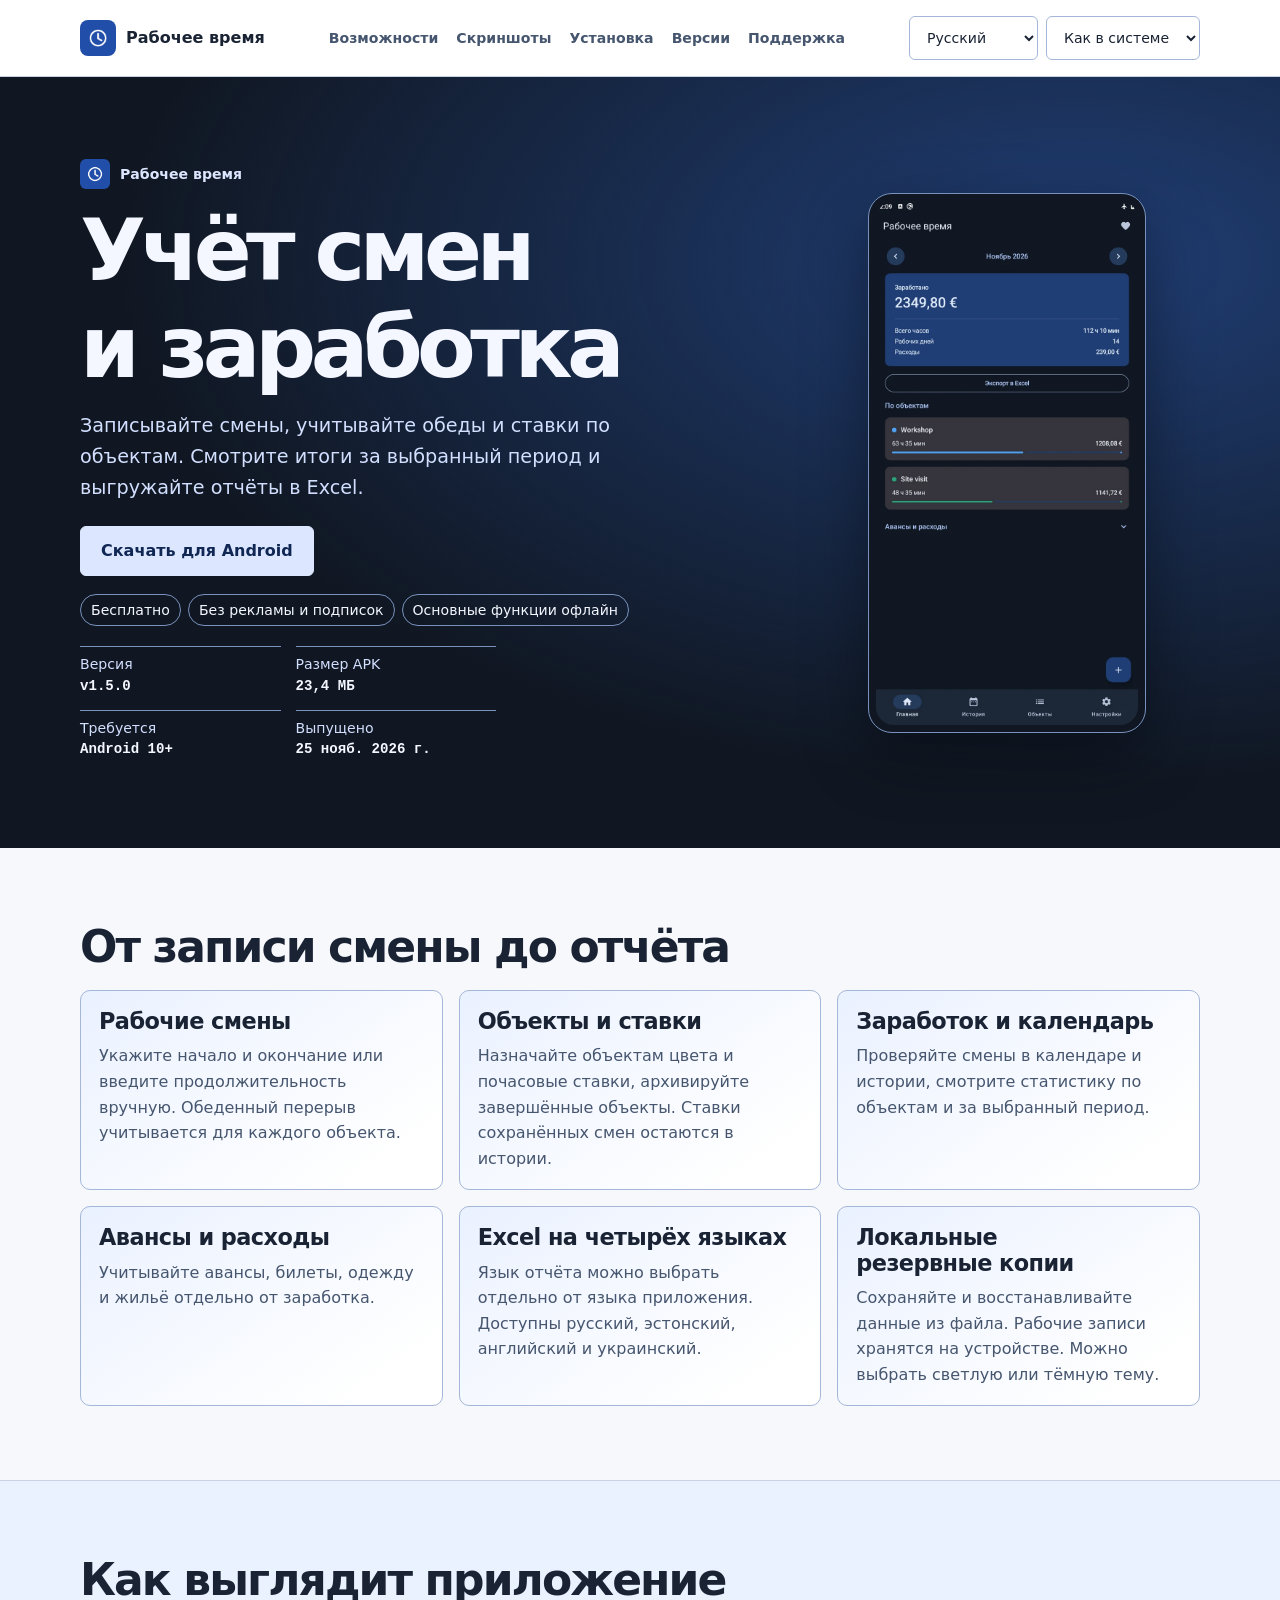
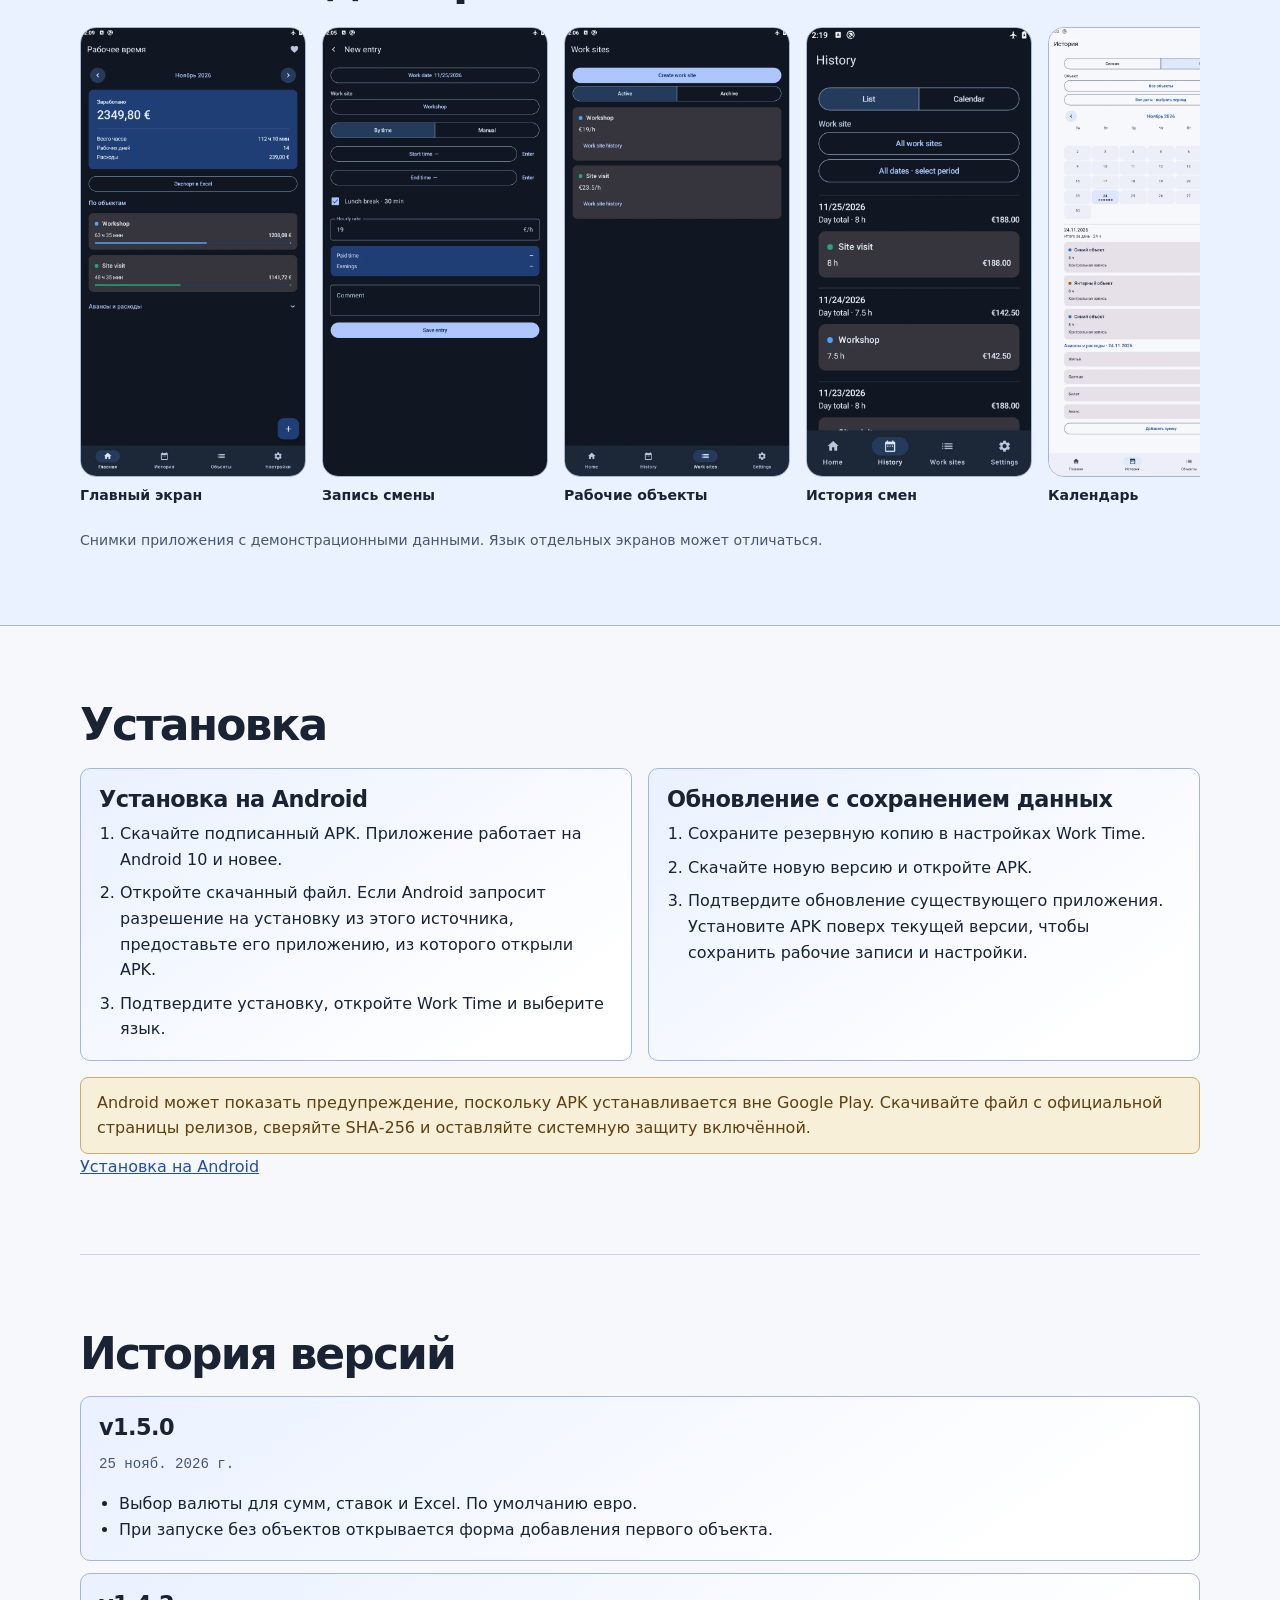
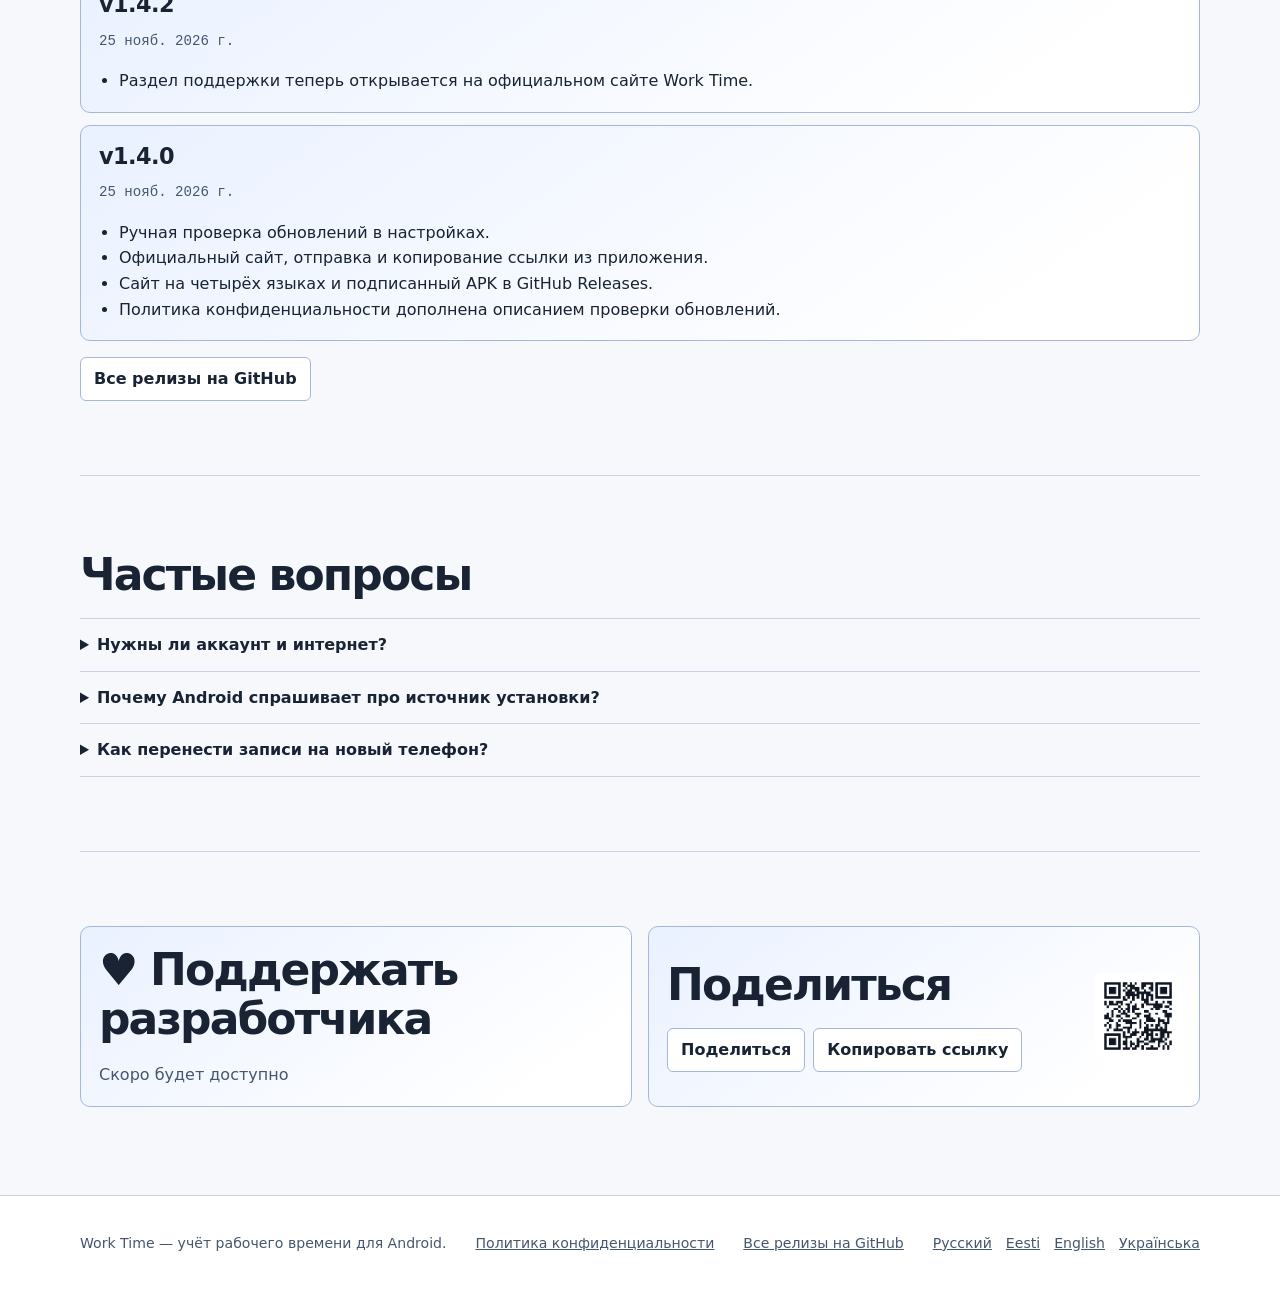
<file: ru/index.html>
<!doctype html>
<html lang="ru" data-root="../" data-root-page="false" data-name="Рабочее время">
<head>
<meta charset="utf-8">
<meta name="viewport" content="width=device-width, initial-scale=1">
<title>Рабочее время · Android</title>
<meta name="description" content="Бесплатное Android-приложение для учёта смен, рабочих объектов и заработка в евро. Отчёты Excel и резервные копии.">
<link rel="canonical" href="https://wolflingee.github.io/work-time/ru/">
<link rel="alternate" hreflang="ru" href="https://wolflingee.github.io/work-time/ru/">
<link rel="alternate" hreflang="et" href="https://wolflingee.github.io/work-time/et/">
<link rel="alternate" hreflang="en" href="https://wolflingee.github.io/work-time/en/">
<link rel="alternate" hreflang="uk" href="https://wolflingee.github.io/work-time/uk/">
<link rel="alternate" hreflang="x-default" href="https://wolflingee.github.io/work-time/">
<meta property="og:type" content="website">
<meta property="og:title" content="Рабочее время · Android">
<meta property="og:description" content="Бесплатное Android-приложение для учёта смен, рабочих объектов и заработка в евро. Отчёты Excel и резервные копии.">
<meta property="og:url" content="https://wolflingee.github.io/work-time/ru/">
<meta property="og:image" content="https://wolflingee.github.io/work-time/assets/icons/social.png">
<meta property="og:image:alt" content="Главный экран">
<meta name="twitter:card" content="summary_large_image">
<link rel="icon" type="image/png" href="../assets/icons/work-time.png">
<link rel="stylesheet" href="../assets/css/style.css">
<script src="../assets/js/app.js" defer></script>
</head>
<body>
<header class="topbar">
  <div class="shell topbar-row">
    <a class="brand" href="../ru/"><img src="../assets/icons/work-time.png" width="36" height="36" alt="">Рабочее время</a>
    <nav><ul><li><a href="../ru/#features">Возможности</a></li>
<li><a href="../ru/#screenshots">Скриншоты</a></li>
<li><a href="../ru/#install">Установка</a></li>
<li><a href="../ru/#versions">Версии</a></li>
<li><a href="../ru/#support">Поддержка</a></li></ul></nav>
    <div class="preferences">
      <select id="site-language" aria-label="Язык сайта"><option value="ru" selected>Русский</option><option value="et">Eesti</option><option value="en">English</option><option value="uk">Українська</option></select>
      <select id="site-theme" aria-label="Тема"><option value="system" selected>Как в системе</option><option value="light">Светлая</option><option value="dark">Тёмная</option></select>
    </div>
  </div>
</header>

<main>
<section class="hero">
  <div class="shell">
    <div>
      <div class="hero-app"><img src="../assets/icons/work-time.png" width="30" height="30" alt="">Рабочее время</div>
      <h1>Учёт смен и заработка</h1>
      <p>Записывайте смены, учитывайте обеды и ставки по объектам. Смотрите итоги за выбранный период и выгружайте отчёты в Excel.</p>
      <a class="button primary" data-download href="https://github.com/wolflingEE/work-time/releases/latest/download/work-time.apk">Скачать для Android</a>
      <ul class="badges"><li>Бесплатно</li><li>Без рекламы и подписок</li><li>Основные функции офлайн</li></ul>
      <dl class="build-facts" hidden>
        <div><dt>Версия</dt><dd data-fact="version"></dd></div><div><dt>Размер APK</dt><dd data-fact="size"></dd></div><div><dt>Требуется</dt><dd data-fact="android"></dd></div><div><dt>Выпущено</dt><dd data-fact="date"></dd></div>
      </dl>
      <p class="version-error" hidden>Данные о версии пока недоступны.</p>
    </div>
    <figure class="phone"><img src="../assets/screenshots/ru/home.webp" fetchpriority="high" alt="Главный экран"></figure>
  </div>
</section>
<section id="features" class="section shell">
  <h2>От записи смены до отчёта</h2>
  <div class="grid"><article class="card"><h3>Рабочие смены</h3><p>Укажите начало и окончание или введите продолжительность вручную. Обеденный перерыв учитывается для каждого объекта.</p></article><article class="card"><h3>Объекты и ставки</h3><p>Назначайте объектам цвета и почасовые ставки, архивируйте завершённые объекты. Ставки сохранённых смен остаются в истории.</p></article><article class="card"><h3>Заработок и календарь</h3><p>Проверяйте смены в календаре и истории, смотрите статистику по объектам и за выбранный период.</p></article><article class="card"><h3>Авансы и расходы</h3><p>Учитывайте авансы, билеты, одежду и жильё отдельно от заработка.</p></article><article class="card"><h3>Excel на четырёх языках</h3><p>Язык отчёта можно выбрать отдельно от языка приложения. Доступны русский, эстонский, английский и украинский.</p></article><article class="card"><h3>Локальные резервные копии</h3><p>Сохраняйте и восстанавливайте данные из файла. Рабочие записи хранятся на устройстве. Можно выбрать светлую или тёмную тему.</p></article></div>
</section>
<section id="screenshots" class="section gallery-strip" aria-labelledby="gallery-title">
  <div class="shell">
    <h2 id="gallery-title">Как выглядит приложение</h2>
    <div class="gallery"><a href="../assets/screenshots/ru/home.webp" data-gallery="Главный экран"><img src="../assets/screenshots/ru/home.webp" loading="lazy" decoding="async" alt=""><span>Главный экран</span></a><a href="../assets/screenshots/en/entry.webp" data-gallery="Запись смены"><img src="../assets/screenshots/en/entry.webp" loading="lazy" decoding="async" alt=""><span>Запись смены</span></a><a href="../assets/screenshots/en/sites.webp" data-gallery="Рабочие объекты"><img src="../assets/screenshots/en/sites.webp" loading="lazy" decoding="async" alt=""><span>Рабочие объекты</span></a><a href="../assets/screenshots/en/history.webp" data-gallery="История смен"><img src="../assets/screenshots/en/history.webp" loading="lazy" decoding="async" alt=""><span>История смен</span></a><a href="../assets/screenshots/ru/calendar.webp" data-gallery="Календарь"><img src="../assets/screenshots/ru/calendar.webp" loading="lazy" decoding="async" alt=""><span>Календарь</span></a><a href="../assets/screenshots/en/statistics.webp" data-gallery="Статистика"><img src="../assets/screenshots/en/statistics.webp" loading="lazy" decoding="async" alt=""><span>Статистика</span></a><a href="../assets/screenshots/en/excel.webp" data-gallery="Экспорт Excel"><img src="../assets/screenshots/en/excel.webp" loading="lazy" decoding="async" alt=""><span>Экспорт Excel</span></a><a href="../assets/screenshots/en/settings.webp" data-gallery="Настройки"><img src="../assets/screenshots/en/settings.webp" loading="lazy" decoding="async" alt=""><span>Настройки</span></a><a href="../assets/screenshots/ru/language.webp" data-gallery="Выбор языка"><img src="../assets/screenshots/ru/language.webp" loading="lazy" decoding="async" alt=""><span>Выбор языка</span></a></div>
    <p class="gallery-note">Снимки приложения с демонстрационными данными. Язык отдельных экранов может отличаться.</p>
  </div>
</section>
<dialog id="gallery-dialog" aria-labelledby="enlarged-title">
  <div class="dialog-head"><strong id="enlarged-title"></strong><form method="dialog"><button class="copy">Закрыть</button></form></div>
  <img alt="">
</dialog>
<section id="install" class="section shell">
  <h2>Установка</h2>
  
    <div class="grid two">
      <article class="card"><h3>Установка на Android</h3><ol class="steps"><li>Скачайте подписанный APK. Приложение работает на Android 10 и новее.</li><li>Откройте скачанный файл. Если Android запросит разрешение на установку из этого источника, предоставьте его приложению, из которого открыли APK.</li><li>Подтвердите установку, откройте Work Time и выберите язык.</li></ol></article>
      <article class="card"><h3>Обновление с сохранением данных</h3><ol class="steps"><li>Сохраните резервную копию в настройках Work Time.</li><li>Скачайте новую версию и откройте APK.</li><li>Подтвердите обновление существующего приложения. Установите APK поверх текущей версии, чтобы сохранить рабочие записи и настройки.</li></ol></article>
    </div>
    <p class="notice">Android может показать предупреждение, поскольку APK устанавливается вне Google Play. Скачивайте файл с официальной страницы релизов, сверяйте SHA‑256 и оставляйте системную защиту включённой.</p>
  <a href="../installation/ru.html">Установка на Android</a>
</section>
<section id="versions" class="section shell">
  <h2>История версий</h2>
  <div class="release-list"></div>
  <a class="button" href="https://github.com/wolflingEE/work-time/releases">Все релизы на GitHub</a>
</section>
<section class="section shell">
  <h2>Частые вопросы</h2>
  <details><summary>Нужны ли аккаунт и интернет?</summary><p>Аккаунт для Work Time не нужен. Смены, расчёты, Excel и резервные копии работают офлайн. Интернет нужен, если вы проверяете обновление вручную, скачиваете APK или открываете внешнюю страницу.</p></details><details><summary>Почему Android спрашивает про источник установки?</summary><p>APK распространяется через GitHub Releases. Android может запросить разрешение для браузера или файлового менеджера, который открывает файл.</p></details><details><summary>Как перенести записи на новый телефон?</summary><p>Создайте резервную копию в настройках, перенесите файл на новый телефон и восстановите его в Work Time.</p></details>
</section>

<section id="support" class="section shell">
  <div class="grid two">
    <article class="card">
      <h2><span aria-hidden="true">♥</span> Поддержать разработчика</h2>
      <p>Скоро будет доступно</p>
    </article>
    
<article class="card share-card">
  <div>
    <h2>Поделиться</h2>
    <div class="actions">
      <button class="copy" data-share="https://wolflingee.github.io/work-time/">Поделиться</button>
      <button class="copy" data-copy="https://wolflingee.github.io/work-time/">Копировать ссылку</button>
    </div>
  </div>
  <img src="../assets/icons/site-qr.png" width="86" height="86" alt="QR-код официального сайта Work Time">
</article>
  </div>
  <p class="status" id="site-status" role="status" data-copied="Ссылка скопирована." data-failed="Не удалось скопировать ссылку. Скопируйте адрес из строки браузера."></p>
</section>
</main>
<footer>
  <div class="shell footer-row">
    <span>Work Time — учёт рабочего времени для Android.</span>
    <a href="../privacy/ru.html">Политика конфиденциальности</a>
    <a href="https://github.com/wolflingEE/work-time/releases">Все релизы на GitHub</a>
    <div class="lang-links"><a lang="ru" hreflang="ru" href="../ru/">Русский</a><a lang="et" hreflang="et" href="../et/">Eesti</a><a lang="en" hreflang="en" href="../en/">English</a><a lang="uk" hreflang="uk" href="../uk/">Українська</a></div>
  </div>
</footer>
</body>
</html>
</file>
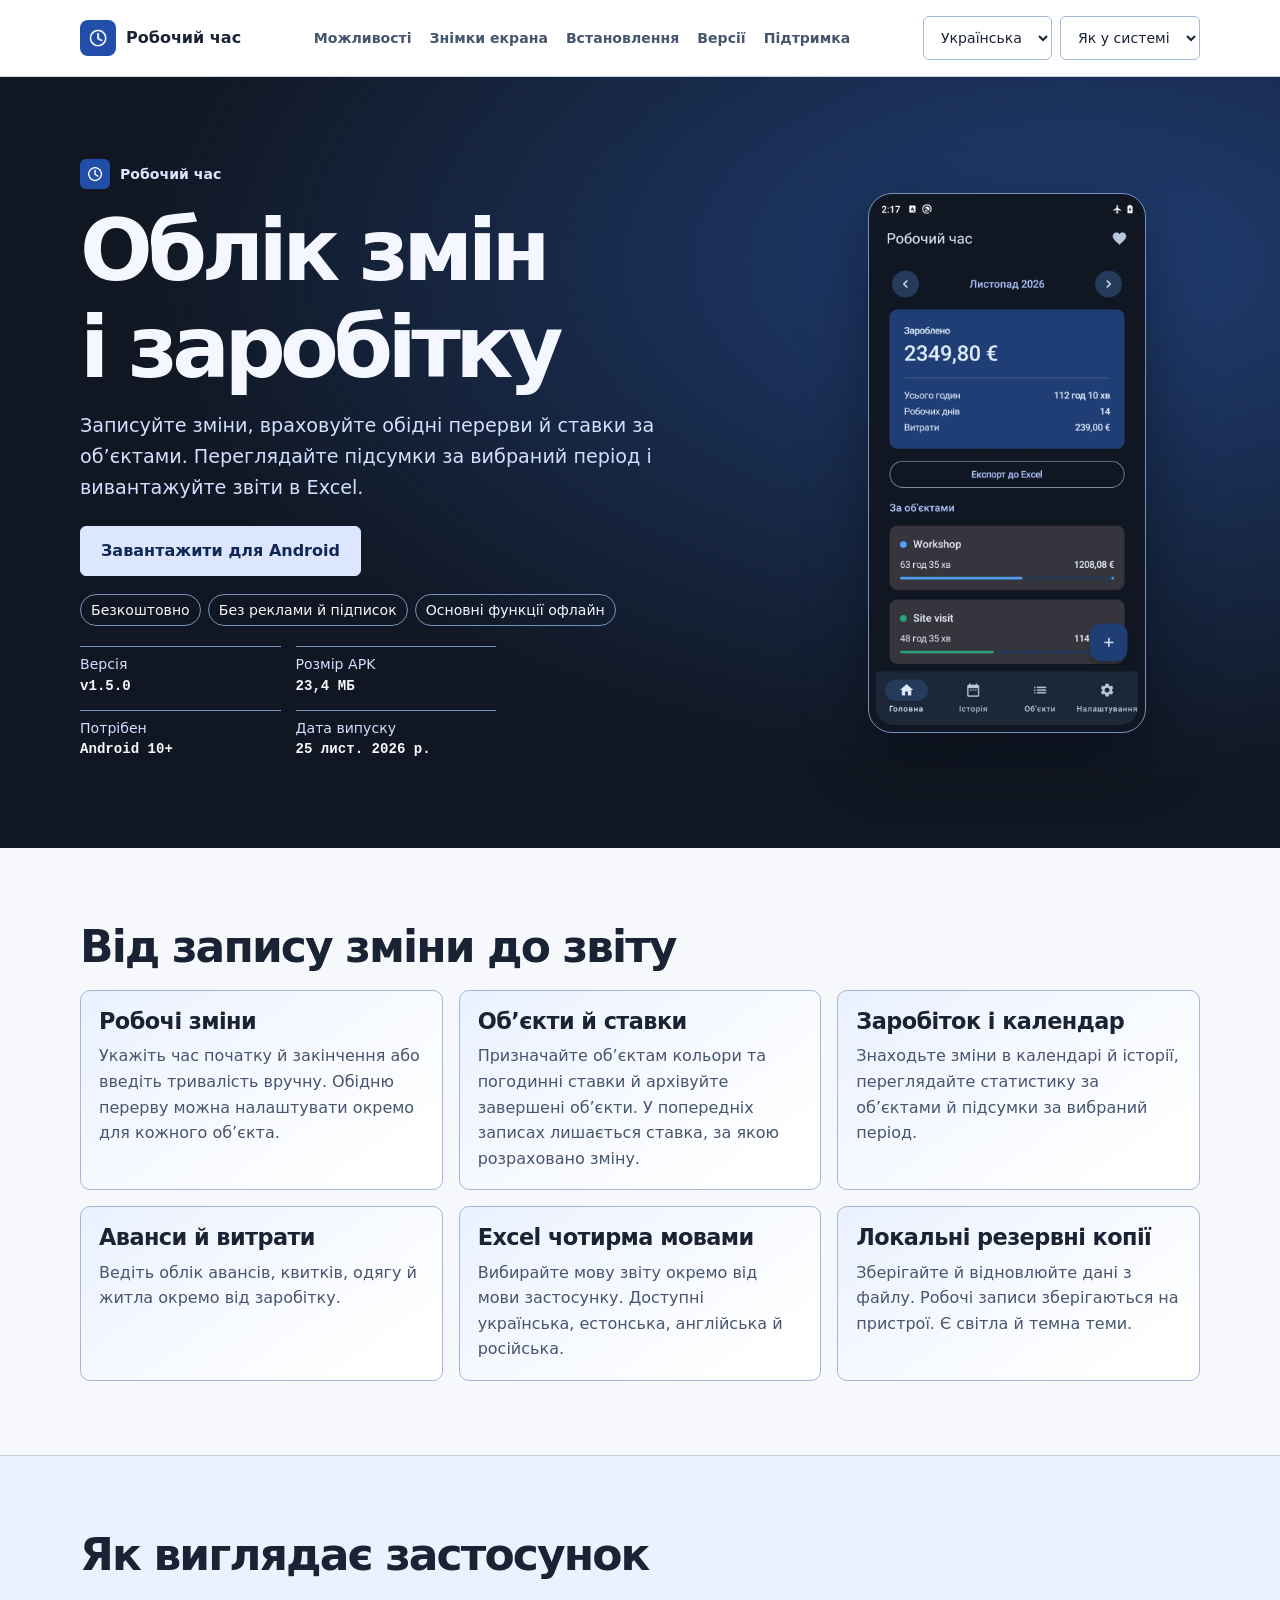
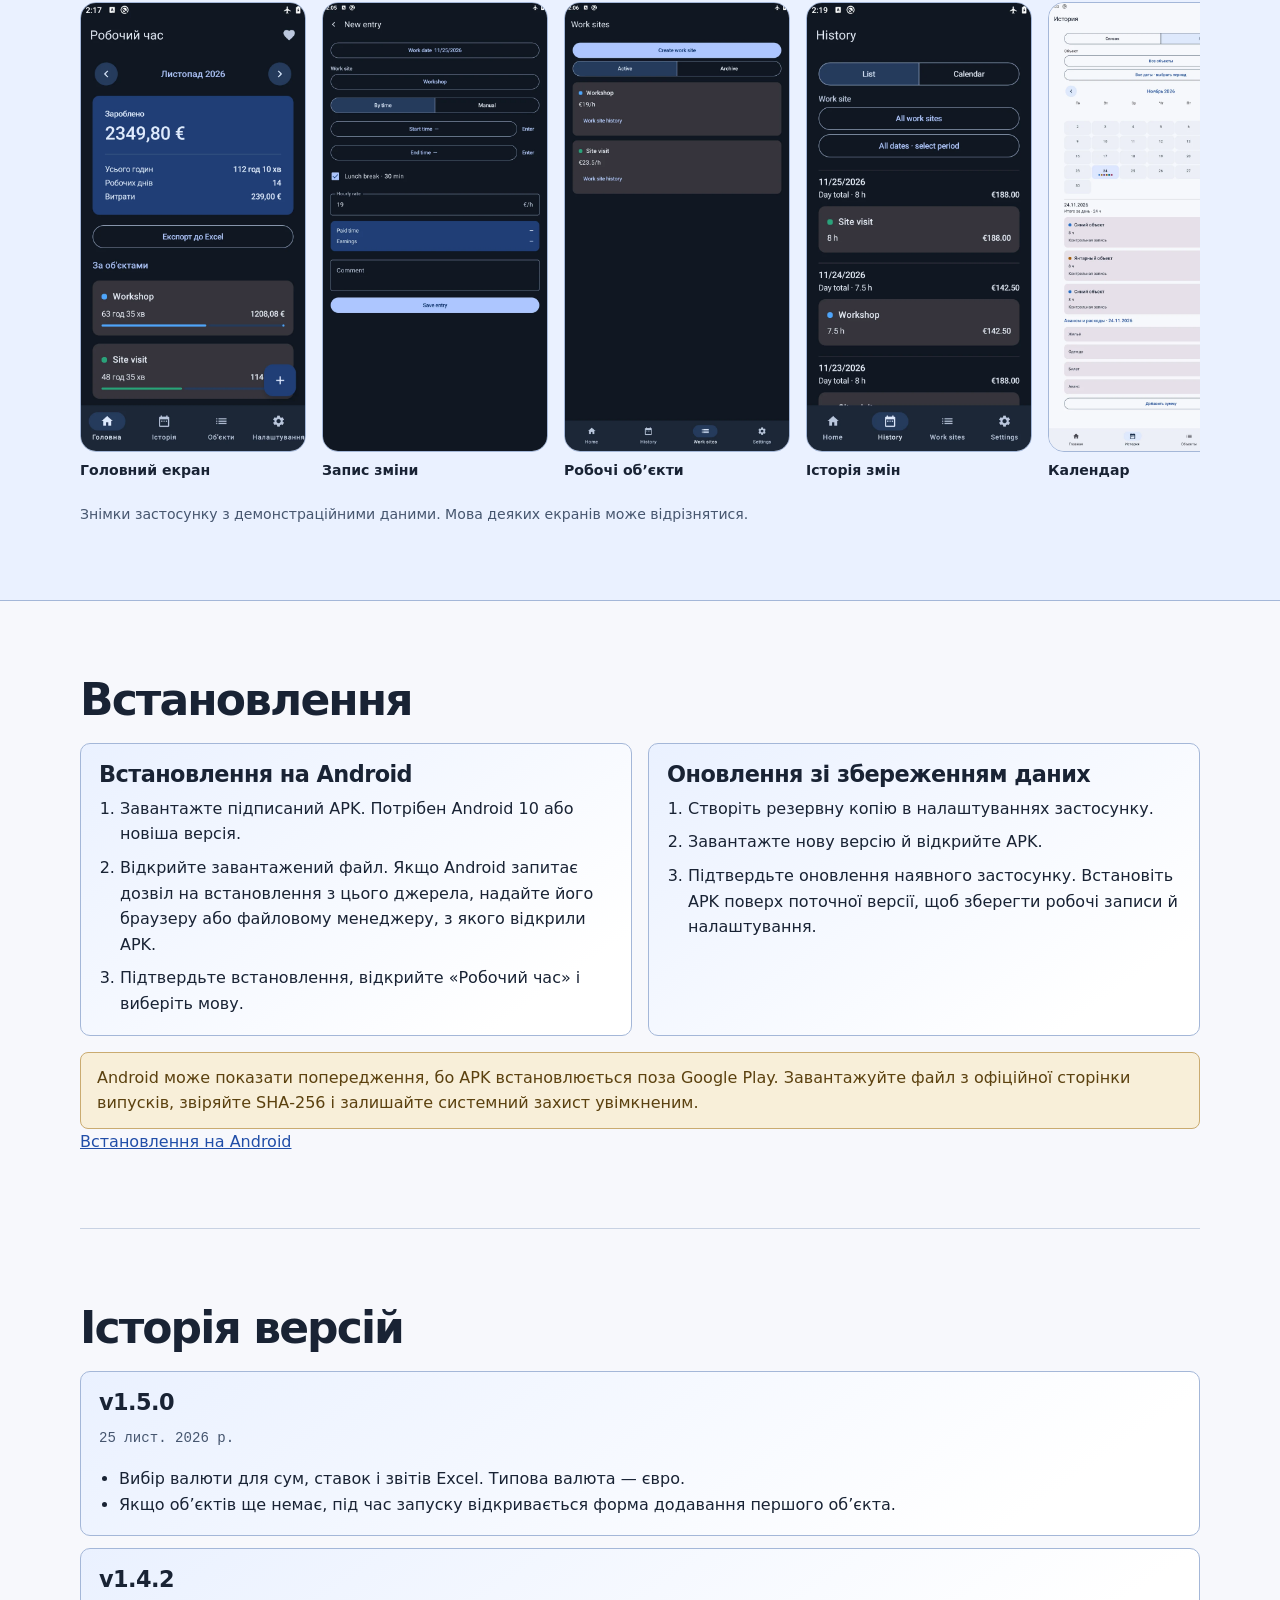
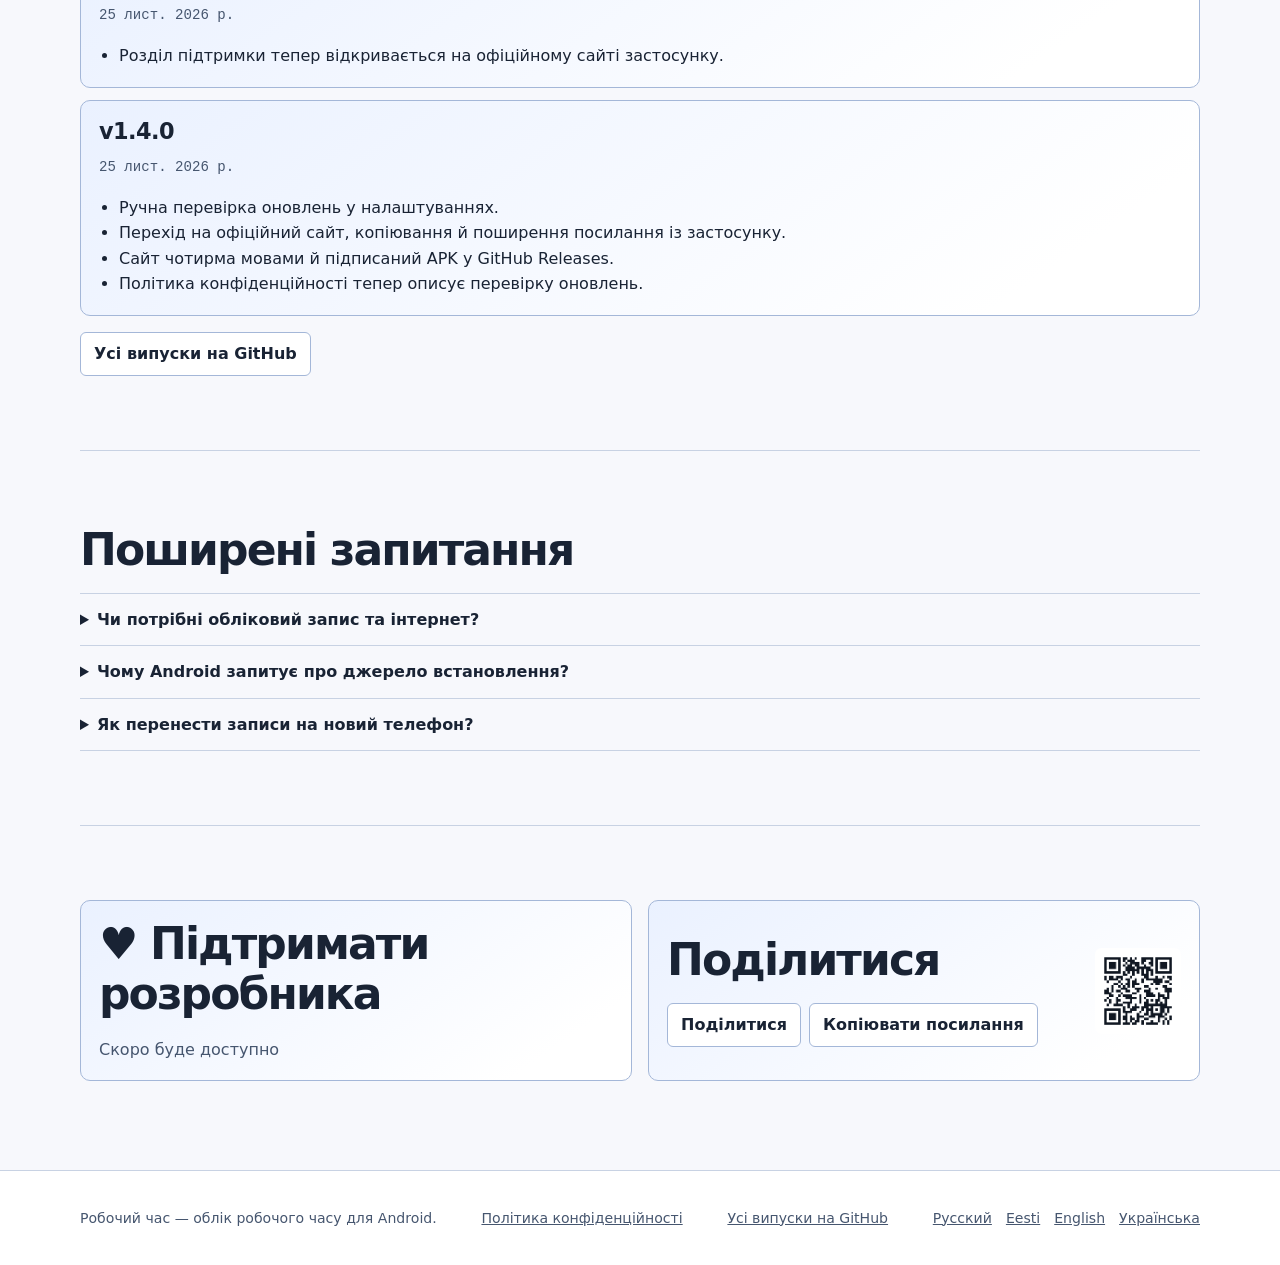
<file: uk/index.html>
<!doctype html>
<html lang="uk" data-root="../" data-root-page="false" data-name="Робочий час">
<head>
<meta charset="utf-8">
<meta name="viewport" content="width=device-width, initial-scale=1">
<title>Робочий час · Android</title>
<meta name="description" content="Безкоштовний застосунок Android для обліку змін, робочих об’єктів і заробітку в євро. Звіти Excel і резервні копії.">
<link rel="canonical" href="https://wolflingee.github.io/work-time/uk/">
<link rel="alternate" hreflang="ru" href="https://wolflingee.github.io/work-time/ru/">
<link rel="alternate" hreflang="et" href="https://wolflingee.github.io/work-time/et/">
<link rel="alternate" hreflang="en" href="https://wolflingee.github.io/work-time/en/">
<link rel="alternate" hreflang="uk" href="https://wolflingee.github.io/work-time/uk/">
<link rel="alternate" hreflang="x-default" href="https://wolflingee.github.io/work-time/">
<meta property="og:type" content="website">
<meta property="og:title" content="Робочий час · Android">
<meta property="og:description" content="Безкоштовний застосунок Android для обліку змін, робочих об’єктів і заробітку в євро. Звіти Excel і резервні копії.">
<meta property="og:url" content="https://wolflingee.github.io/work-time/uk/">
<meta property="og:image" content="https://wolflingee.github.io/work-time/assets/icons/social.png">
<meta property="og:image:alt" content="Головний екран">
<meta name="twitter:card" content="summary_large_image">
<link rel="icon" type="image/png" href="../assets/icons/work-time.png">
<link rel="stylesheet" href="../assets/css/style.css">
<script src="../assets/js/app.js" defer></script>
</head>
<body>
<header class="topbar">
  <div class="shell topbar-row">
    <a class="brand" href="../uk/"><img src="../assets/icons/work-time.png" width="36" height="36" alt="">Робочий час</a>
    <nav><ul><li><a href="../uk/#features">Можливості</a></li>
<li><a href="../uk/#screenshots">Знімки екрана</a></li>
<li><a href="../uk/#install">Встановлення</a></li>
<li><a href="../uk/#versions">Версії</a></li>
<li><a href="../uk/#support">Підтримка</a></li></ul></nav>
    <div class="preferences">
      <select id="site-language" aria-label="Мова сайту"><option value="ru">Русский</option><option value="et">Eesti</option><option value="en">English</option><option value="uk" selected>Українська</option></select>
      <select id="site-theme" aria-label="Тема"><option value="system" selected>Як у системі</option><option value="light">Світла</option><option value="dark">Темна</option></select>
    </div>
  </div>
</header>

<main>
<section class="hero">
  <div class="shell">
    <div>
      <div class="hero-app"><img src="../assets/icons/work-time.png" width="30" height="30" alt="">Робочий час</div>
      <h1>Облік змін і заробітку</h1>
      <p>Записуйте зміни, враховуйте обідні перерви й ставки за об’єктами. Переглядайте підсумки за вибраний період і вивантажуйте звіти в Excel.</p>
      <a class="button primary" data-download href="https://github.com/wolflingEE/work-time/releases/latest/download/work-time.apk">Завантажити для Android</a>
      <ul class="badges"><li>Безкоштовно</li><li>Без реклами й підписок</li><li>Основні функції офлайн</li></ul>
      <dl class="build-facts" hidden>
        <div><dt>Версія</dt><dd data-fact="version"></dd></div><div><dt>Розмір APK</dt><dd data-fact="size"></dd></div><div><dt>Потрібен</dt><dd data-fact="android"></dd></div><div><dt>Дата випуску</dt><dd data-fact="date"></dd></div>
      </dl>
      <p class="version-error" hidden>Відомості про версію наразі недоступні.</p>
    </div>
    <figure class="phone"><img src="../assets/screenshots/uk/home.webp" fetchpriority="high" alt="Головний екран"></figure>
  </div>
</section>
<section id="features" class="section shell">
  <h2>Від запису зміни до звіту</h2>
  <div class="grid"><article class="card"><h3>Робочі зміни</h3><p>Укажіть час початку й закінчення або введіть тривалість вручну. Обідню перерву можна налаштувати окремо для кожного об’єкта.</p></article><article class="card"><h3>Об’єкти й ставки</h3><p>Призначайте об’єктам кольори та погодинні ставки й архівуйте завершені об’єкти. У попередніх записах лишається ставка, за якою розраховано зміну.</p></article><article class="card"><h3>Заробіток і календар</h3><p>Знаходьте зміни в календарі й історії, переглядайте статистику за об’єктами й підсумки за вибраний період.</p></article><article class="card"><h3>Аванси й витрати</h3><p>Ведіть облік авансів, квитків, одягу й житла окремо від заробітку.</p></article><article class="card"><h3>Excel чотирма мовами</h3><p>Вибирайте мову звіту окремо від мови застосунку. Доступні українська, естонська, англійська й російська.</p></article><article class="card"><h3>Локальні резервні копії</h3><p>Зберігайте й відновлюйте дані з файлу. Робочі записи зберігаються на пристрої. Є світла й темна теми.</p></article></div>
</section>
<section id="screenshots" class="section gallery-strip" aria-labelledby="gallery-title">
  <div class="shell">
    <h2 id="gallery-title">Як виглядає застосунок</h2>
    <div class="gallery"><a href="../assets/screenshots/uk/home.webp" data-gallery="Головний екран"><img src="../assets/screenshots/uk/home.webp" loading="lazy" decoding="async" alt=""><span>Головний екран</span></a><a href="../assets/screenshots/en/entry.webp" data-gallery="Запис зміни"><img src="../assets/screenshots/en/entry.webp" loading="lazy" decoding="async" alt=""><span>Запис зміни</span></a><a href="../assets/screenshots/en/sites.webp" data-gallery="Робочі об’єкти"><img src="../assets/screenshots/en/sites.webp" loading="lazy" decoding="async" alt=""><span>Робочі об’єкти</span></a><a href="../assets/screenshots/en/history.webp" data-gallery="Історія змін"><img src="../assets/screenshots/en/history.webp" loading="lazy" decoding="async" alt=""><span>Історія змін</span></a><a href="../assets/screenshots/ru/calendar.webp" data-gallery="Календар"><img src="../assets/screenshots/ru/calendar.webp" loading="lazy" decoding="async" alt=""><span>Календар</span></a><a href="../assets/screenshots/en/statistics.webp" data-gallery="Статистика"><img src="../assets/screenshots/en/statistics.webp" loading="lazy" decoding="async" alt=""><span>Статистика</span></a><a href="../assets/screenshots/en/excel.webp" data-gallery="Експорт в Excel"><img src="../assets/screenshots/en/excel.webp" loading="lazy" decoding="async" alt=""><span>Експорт в Excel</span></a><a href="../assets/screenshots/en/settings.webp" data-gallery="Налаштування"><img src="../assets/screenshots/en/settings.webp" loading="lazy" decoding="async" alt=""><span>Налаштування</span></a><a href="../assets/screenshots/ru/language.webp" data-gallery="Вибір мови"><img src="../assets/screenshots/ru/language.webp" loading="lazy" decoding="async" alt=""><span>Вибір мови</span></a></div>
    <p class="gallery-note">Знімки застосунку з демонстраційними даними. Мова деяких екранів може відрізнятися.</p>
  </div>
</section>
<dialog id="gallery-dialog" aria-labelledby="enlarged-title">
  <div class="dialog-head"><strong id="enlarged-title"></strong><form method="dialog"><button class="copy">Закрити</button></form></div>
  <img alt="">
</dialog>
<section id="install" class="section shell">
  <h2>Встановлення</h2>
  
    <div class="grid two">
      <article class="card"><h3>Встановлення на Android</h3><ol class="steps"><li>Завантажте підписаний APK. Потрібен Android 10 або новіша версія.</li><li>Відкрийте завантажений файл. Якщо Android запитає дозвіл на встановлення з цього джерела, надайте його браузеру або файловому менеджеру, з якого відкрили APK.</li><li>Підтвердьте встановлення, відкрийте «Робочий час» і виберіть мову.</li></ol></article>
      <article class="card"><h3>Оновлення зі збереженням даних</h3><ol class="steps"><li>Створіть резервну копію в налаштуваннях застосунку.</li><li>Завантажте нову версію й відкрийте APK.</li><li>Підтвердьте оновлення наявного застосунку. Встановіть APK поверх поточної версії, щоб зберегти робочі записи й налаштування.</li></ol></article>
    </div>
    <p class="notice">Android може показати попередження, бо APK встановлюється поза Google Play. Завантажуйте файл з офіційної сторінки випусків, звіряйте SHA‑256 і залишайте системний захист увімкненим.</p>
  <a href="../installation/uk.html">Встановлення на Android</a>
</section>
<section id="versions" class="section shell">
  <h2>Історія версій</h2>
  <div class="release-list"></div>
  <a class="button" href="https://github.com/wolflingEE/work-time/releases">Усі випуски на GitHub</a>
</section>
<section class="section shell">
  <h2>Поширені запитання</h2>
  <details><summary>Чи потрібні обліковий запис та інтернет?</summary><p>Для «Робочого часу» обліковий запис не потрібен. Зміни, розрахунки, звіти Excel та резервні копії працюють офлайн. Інтернет потрібен для ручної перевірки оновлення, завантаження APK або відкриття зовнішньої сторінки.</p></details><details><summary>Чому Android запитує про джерело встановлення?</summary><p>APK поширюється через GitHub Releases. Android може запитати дозвіл для браузера або файлового менеджера, з якого відкривається файл.</p></details><details><summary>Як перенести записи на новий телефон?</summary><p>Створіть резервну копію в налаштуваннях, перенесіть її на новий телефон і відновіть у застосунку.</p></details>
</section>

<section id="support" class="section shell">
  <div class="grid two">
    <article class="card">
      <h2><span aria-hidden="true">♥</span> Підтримати розробника</h2>
      <p>Скоро буде доступно</p>
    </article>
    
<article class="card share-card">
  <div>
    <h2>Поділитися</h2>
    <div class="actions">
      <button class="copy" data-share="https://wolflingee.github.io/work-time/">Поділитися</button>
      <button class="copy" data-copy="https://wolflingee.github.io/work-time/">Копіювати посилання</button>
    </div>
  </div>
  <img src="../assets/icons/site-qr.png" width="86" height="86" alt="QR-код офіційного сайту «Робочий час»">
</article>
  </div>
  <p class="status" id="site-status" role="status" data-copied="Посилання скопійовано." data-failed="Не вдалося скопіювати посилання. Скопіюйте адресу з рядка браузера."></p>
</section>
</main>
<footer>
  <div class="shell footer-row">
    <span>Робочий час — облік робочого часу для Android.</span>
    <a href="../privacy/uk.html">Політика конфіденційності</a>
    <a href="https://github.com/wolflingEE/work-time/releases">Усі випуски на GitHub</a>
    <div class="lang-links"><a lang="ru" hreflang="ru" href="../ru/">Русский</a><a lang="et" hreflang="et" href="../et/">Eesti</a><a lang="en" hreflang="en" href="../en/">English</a><a lang="uk" hreflang="uk" href="../uk/">Українська</a></div>
  </div>
</footer>
</body>
</html>
</file>
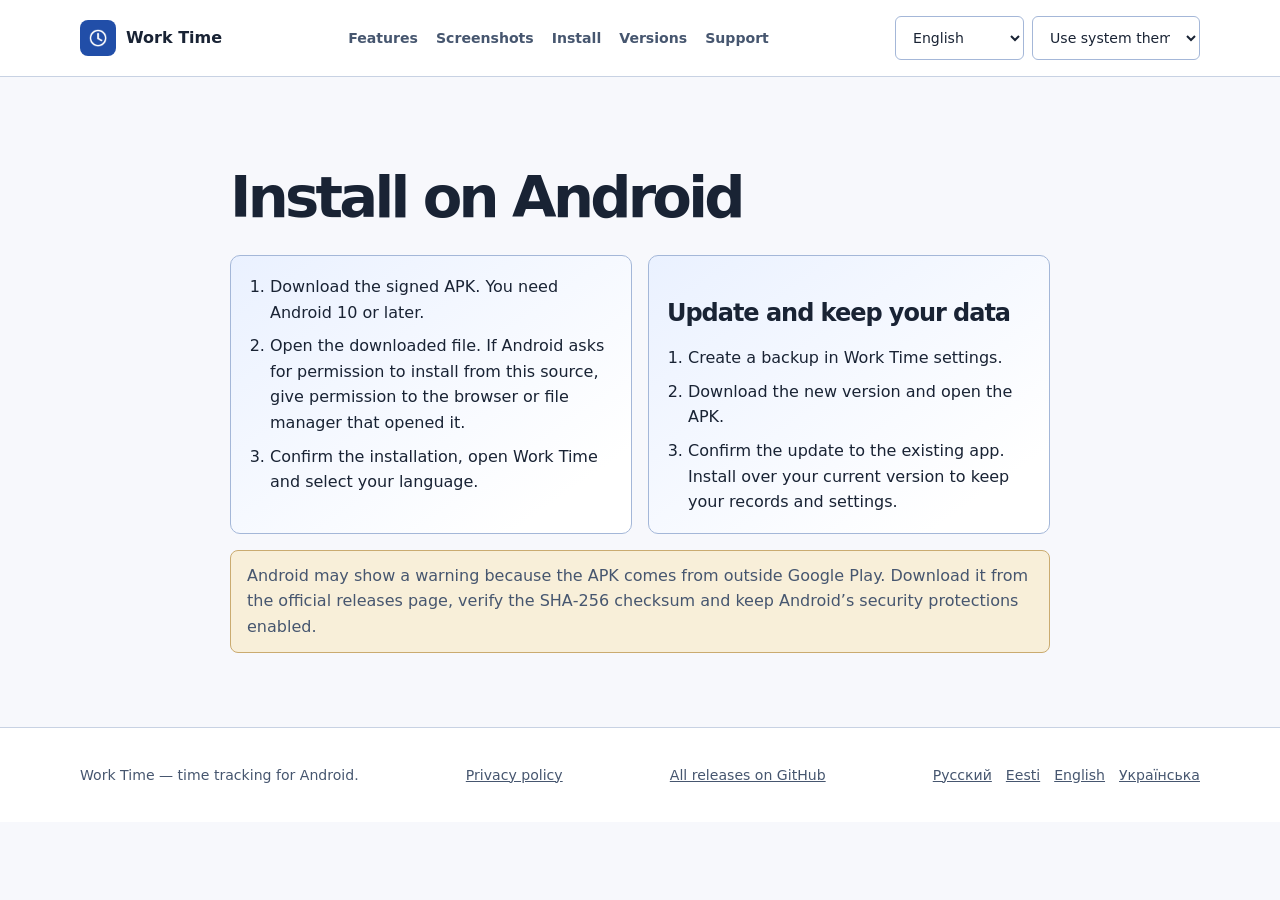
<file: installation/en.html>
<!doctype html>
<html lang="en" data-root="../" data-root-page="false" data-name="Work Time" data-subpage="installation">
<head>
<meta charset="utf-8">
<meta name="viewport" content="width=device-width, initial-scale=1">
<title>Work Time · Install on Android</title>
<meta name="description" content="A free Android app to track shifts, job sites and pay in euros, with Excel reports and file backups.">
<link rel="canonical" href="https://wolflingee.github.io/work-time/installation/en.html">
<link rel="alternate" hreflang="ru" href="https://wolflingee.github.io/work-time/installation/ru.html">
<link rel="alternate" hreflang="et" href="https://wolflingee.github.io/work-time/installation/et.html">
<link rel="alternate" hreflang="en" href="https://wolflingee.github.io/work-time/installation/en.html">
<link rel="alternate" hreflang="uk" href="https://wolflingee.github.io/work-time/installation/uk.html">
<link rel="alternate" hreflang="x-default" href="https://wolflingee.github.io/work-time/installation/en.html">
<meta property="og:type" content="website">
<meta property="og:title" content="Work Time · Install on Android">
<meta property="og:description" content="A free Android app to track shifts, job sites and pay in euros, with Excel reports and file backups.">
<meta property="og:url" content="https://wolflingee.github.io/work-time/installation/en.html">
<meta property="og:image" content="https://wolflingee.github.io/work-time/assets/icons/social.png">
<meta property="og:image:alt" content="Home screen">
<meta name="twitter:card" content="summary_large_image">
<link rel="icon" type="image/png" href="../assets/icons/work-time.png">
<link rel="stylesheet" href="../assets/css/style.css">
<script src="../assets/js/app.js" defer></script>
</head>
<body>
<header class="topbar">
  <div class="shell topbar-row">
    <a class="brand" href="../en/"><img src="../assets/icons/work-time.png" width="36" height="36" alt="">Work Time</a>
    <nav><ul><li><a href="../en/#features">Features</a></li>
<li><a href="../en/#screenshots">Screenshots</a></li>
<li><a href="../en/#install">Install</a></li>
<li><a href="../en/#versions">Versions</a></li>
<li><a href="../en/#support">Support</a></li></ul></nav>
    <div class="preferences">
      <select id="site-language" aria-label="Site language"><option value="ru">Русский</option><option value="et">Eesti</option><option value="en" selected>English</option><option value="uk">Українська</option></select>
      <select id="site-theme" aria-label="Theme"><option value="system" selected>Use system theme</option><option value="light">Light</option><option value="dark">Dark</option></select>
    </div>
  </div>
</header>
<main class="shell text-page"><section class="section"><h1>Install on Android</h1>
    <div class="grid two">
      <article class="card"><ol class="steps"><li>Download the signed APK. You need Android 10 or later.</li><li>Open the downloaded file. If Android asks for permission to install from this source, give permission to the browser or file manager that opened it.</li><li>Confirm the installation, open Work Time and select your language.</li></ol></article>
      <article class="card"><h2>Update and keep your data</h2><ol class="steps"><li>Create a backup in Work Time settings.</li><li>Download the new version and open the APK.</li><li>Confirm the update to the existing app. Install over your current version to keep your records and settings.</li></ol></article>
    </div>
    <p class="notice">Android may show a warning because the APK comes from outside Google Play. Download it from the official releases page, verify the SHA‑256 checksum and keep Android’s security protections enabled.</p></section></main>
<footer>
  <div class="shell footer-row">
    <span>Work Time — time tracking for Android.</span>
    <a href="../privacy/en.html">Privacy policy</a>
    <a href="https://github.com/wolflingEE/work-time/releases">All releases on GitHub</a>
    <div class="lang-links"><a lang="ru" hreflang="ru" href="../installation/ru.html">Русский</a><a lang="et" hreflang="et" href="../installation/et.html">Eesti</a><a lang="en" hreflang="en" href="../installation/en.html">English</a><a lang="uk" hreflang="uk" href="../installation/uk.html">Українська</a></div>
  </div>
</footer>
</body>
</html>
</file>
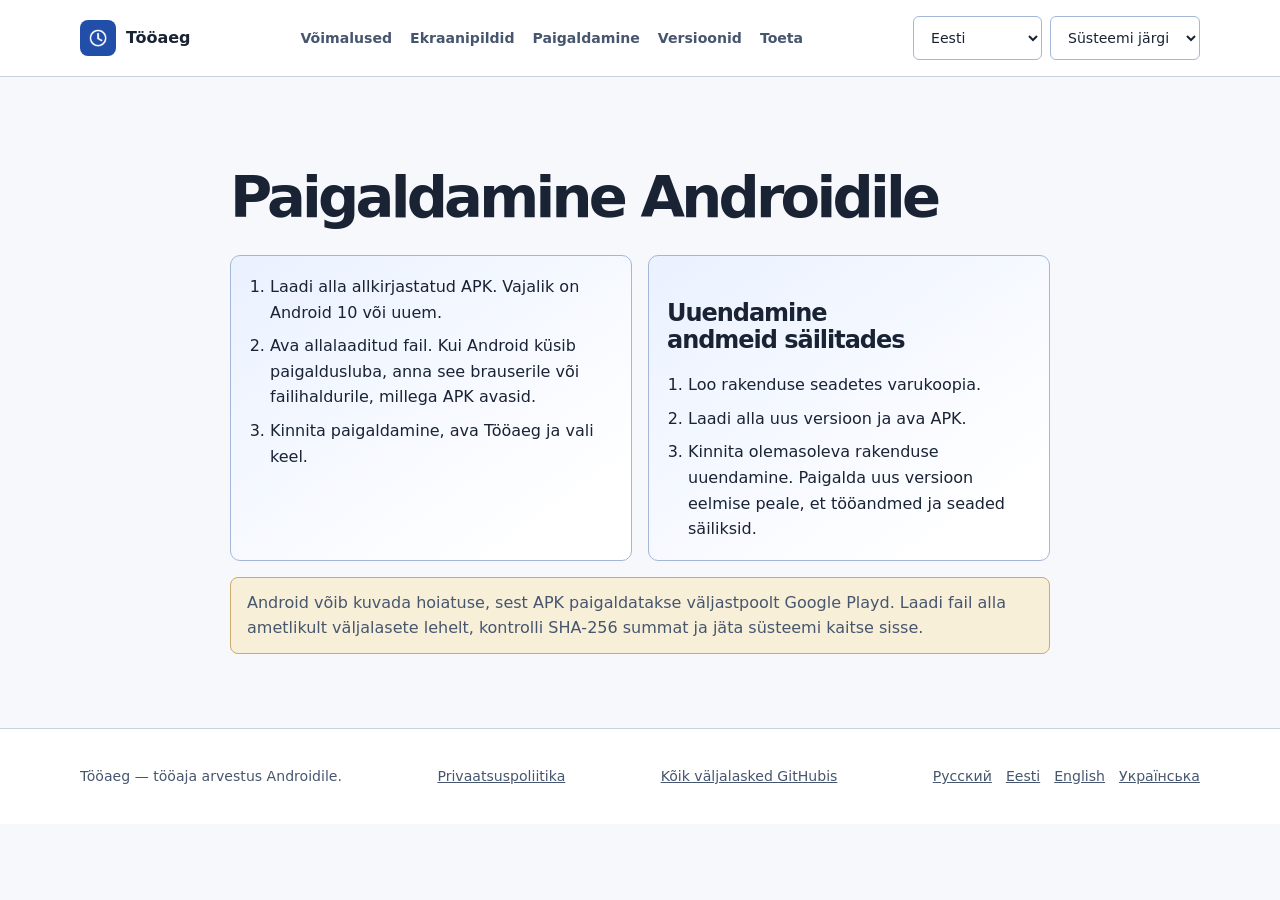
<file: installation/et.html>
<!doctype html>
<html lang="et" data-root="../" data-root-page="false" data-name="Tööaeg" data-subpage="installation">
<head>
<meta charset="utf-8">
<meta name="viewport" content="width=device-width, initial-scale=1">
<title>Tööaeg · Paigaldamine Androidile</title>
<meta name="description" content="Tasuta Androidi rakendus vahetuste, tööobjektide ja eurodes teenitud töötasu arvestamiseks. Exceli aruanded ja varukoopiad.">
<link rel="canonical" href="https://wolflingee.github.io/work-time/installation/et.html">
<link rel="alternate" hreflang="ru" href="https://wolflingee.github.io/work-time/installation/ru.html">
<link rel="alternate" hreflang="et" href="https://wolflingee.github.io/work-time/installation/et.html">
<link rel="alternate" hreflang="en" href="https://wolflingee.github.io/work-time/installation/en.html">
<link rel="alternate" hreflang="uk" href="https://wolflingee.github.io/work-time/installation/uk.html">
<link rel="alternate" hreflang="x-default" href="https://wolflingee.github.io/work-time/installation/en.html">
<meta property="og:type" content="website">
<meta property="og:title" content="Tööaeg · Paigaldamine Androidile">
<meta property="og:description" content="Tasuta Androidi rakendus vahetuste, tööobjektide ja eurodes teenitud töötasu arvestamiseks. Exceli aruanded ja varukoopiad.">
<meta property="og:url" content="https://wolflingee.github.io/work-time/installation/et.html">
<meta property="og:image" content="https://wolflingee.github.io/work-time/assets/icons/social.png">
<meta property="og:image:alt" content="Avaleht">
<meta name="twitter:card" content="summary_large_image">
<link rel="icon" type="image/png" href="../assets/icons/work-time.png">
<link rel="stylesheet" href="../assets/css/style.css">
<script src="../assets/js/app.js" defer></script>
</head>
<body>
<header class="topbar">
  <div class="shell topbar-row">
    <a class="brand" href="../et/"><img src="../assets/icons/work-time.png" width="36" height="36" alt="">Tööaeg</a>
    <nav><ul><li><a href="../et/#features">Võimalused</a></li>
<li><a href="../et/#screenshots">Ekraanipildid</a></li>
<li><a href="../et/#install">Paigaldamine</a></li>
<li><a href="../et/#versions">Versioonid</a></li>
<li><a href="../et/#support">Toeta</a></li></ul></nav>
    <div class="preferences">
      <select id="site-language" aria-label="Veebilehe keel"><option value="ru">Русский</option><option value="et" selected>Eesti</option><option value="en">English</option><option value="uk">Українська</option></select>
      <select id="site-theme" aria-label="Teema"><option value="system" selected>Süsteemi järgi</option><option value="light">Hele</option><option value="dark">Tume</option></select>
    </div>
  </div>
</header>
<main class="shell text-page"><section class="section"><h1>Paigaldamine Androidile</h1>
    <div class="grid two">
      <article class="card"><ol class="steps"><li>Laadi alla allkirjastatud APK. Vajalik on Android 10 või uuem.</li><li>Ava allalaaditud fail. Kui Android küsib paigaldusluba, anna see brauserile või failihaldurile, millega APK avasid.</li><li>Kinnita paigaldamine, ava Tööaeg ja vali keel.</li></ol></article>
      <article class="card"><h2>Uuendamine andmeid säilitades</h2><ol class="steps"><li>Loo rakenduse seadetes varukoopia.</li><li>Laadi alla uus versioon ja ava APK.</li><li>Kinnita olemasoleva rakenduse uuendamine. Paigalda uus versioon eelmise peale, et tööandmed ja seaded säiliksid.</li></ol></article>
    </div>
    <p class="notice">Android võib kuvada hoiatuse, sest APK paigaldatakse väljastpoolt Google Playd. Laadi fail alla ametlikult väljalasete lehelt, kontrolli SHA‑256 summat ja jäta süsteemi kaitse sisse.</p></section></main>
<footer>
  <div class="shell footer-row">
    <span>Tööaeg — tööaja arvestus Androidile.</span>
    <a href="../privacy/et.html">Privaatsuspoliitika</a>
    <a href="https://github.com/wolflingEE/work-time/releases">Kõik väljalasked GitHubis</a>
    <div class="lang-links"><a lang="ru" hreflang="ru" href="../installation/ru.html">Русский</a><a lang="et" hreflang="et" href="../installation/et.html">Eesti</a><a lang="en" hreflang="en" href="../installation/en.html">English</a><a lang="uk" hreflang="uk" href="../installation/uk.html">Українська</a></div>
  </div>
</footer>
</body>
</html>
</file>
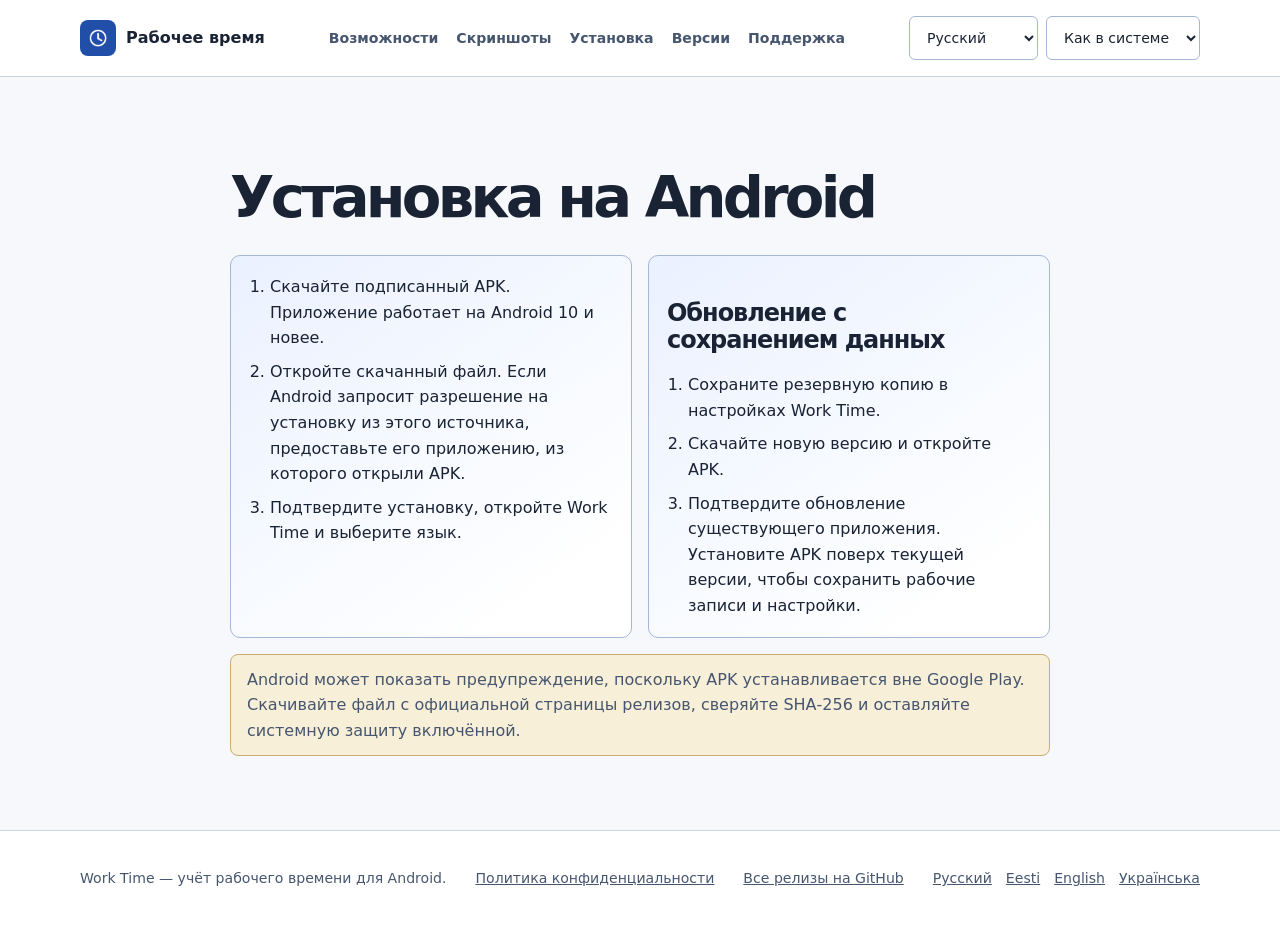
<file: installation/ru.html>
<!doctype html>
<html lang="ru" data-root="../" data-root-page="false" data-name="Рабочее время" data-subpage="installation">
<head>
<meta charset="utf-8">
<meta name="viewport" content="width=device-width, initial-scale=1">
<title>Рабочее время · Установка на Android</title>
<meta name="description" content="Бесплатное Android-приложение для учёта смен, рабочих объектов и заработка в евро. Отчёты Excel и резервные копии.">
<link rel="canonical" href="https://wolflingee.github.io/work-time/installation/ru.html">
<link rel="alternate" hreflang="ru" href="https://wolflingee.github.io/work-time/installation/ru.html">
<link rel="alternate" hreflang="et" href="https://wolflingee.github.io/work-time/installation/et.html">
<link rel="alternate" hreflang="en" href="https://wolflingee.github.io/work-time/installation/en.html">
<link rel="alternate" hreflang="uk" href="https://wolflingee.github.io/work-time/installation/uk.html">
<link rel="alternate" hreflang="x-default" href="https://wolflingee.github.io/work-time/installation/en.html">
<meta property="og:type" content="website">
<meta property="og:title" content="Рабочее время · Установка на Android">
<meta property="og:description" content="Бесплатное Android-приложение для учёта смен, рабочих объектов и заработка в евро. Отчёты Excel и резервные копии.">
<meta property="og:url" content="https://wolflingee.github.io/work-time/installation/ru.html">
<meta property="og:image" content="https://wolflingee.github.io/work-time/assets/icons/social.png">
<meta property="og:image:alt" content="Главный экран">
<meta name="twitter:card" content="summary_large_image">
<link rel="icon" type="image/png" href="../assets/icons/work-time.png">
<link rel="stylesheet" href="../assets/css/style.css">
<script src="../assets/js/app.js" defer></script>
</head>
<body>
<header class="topbar">
  <div class="shell topbar-row">
    <a class="brand" href="../ru/"><img src="../assets/icons/work-time.png" width="36" height="36" alt="">Рабочее время</a>
    <nav><ul><li><a href="../ru/#features">Возможности</a></li>
<li><a href="../ru/#screenshots">Скриншоты</a></li>
<li><a href="../ru/#install">Установка</a></li>
<li><a href="../ru/#versions">Версии</a></li>
<li><a href="../ru/#support">Поддержка</a></li></ul></nav>
    <div class="preferences">
      <select id="site-language" aria-label="Язык сайта"><option value="ru" selected>Русский</option><option value="et">Eesti</option><option value="en">English</option><option value="uk">Українська</option></select>
      <select id="site-theme" aria-label="Тема"><option value="system" selected>Как в системе</option><option value="light">Светлая</option><option value="dark">Тёмная</option></select>
    </div>
  </div>
</header>
<main class="shell text-page"><section class="section"><h1>Установка на Android</h1>
    <div class="grid two">
      <article class="card"><ol class="steps"><li>Скачайте подписанный APK. Приложение работает на Android 10 и новее.</li><li>Откройте скачанный файл. Если Android запросит разрешение на установку из этого источника, предоставьте его приложению, из которого открыли APK.</li><li>Подтвердите установку, откройте Work Time и выберите язык.</li></ol></article>
      <article class="card"><h2>Обновление с сохранением данных</h2><ol class="steps"><li>Сохраните резервную копию в настройках Work Time.</li><li>Скачайте новую версию и откройте APK.</li><li>Подтвердите обновление существующего приложения. Установите APK поверх текущей версии, чтобы сохранить рабочие записи и настройки.</li></ol></article>
    </div>
    <p class="notice">Android может показать предупреждение, поскольку APK устанавливается вне Google Play. Скачивайте файл с официальной страницы релизов, сверяйте SHA‑256 и оставляйте системную защиту включённой.</p></section></main>
<footer>
  <div class="shell footer-row">
    <span>Work Time — учёт рабочего времени для Android.</span>
    <a href="../privacy/ru.html">Политика конфиденциальности</a>
    <a href="https://github.com/wolflingEE/work-time/releases">Все релизы на GitHub</a>
    <div class="lang-links"><a lang="ru" hreflang="ru" href="../installation/ru.html">Русский</a><a lang="et" hreflang="et" href="../installation/et.html">Eesti</a><a lang="en" hreflang="en" href="../installation/en.html">English</a><a lang="uk" hreflang="uk" href="../installation/uk.html">Українська</a></div>
  </div>
</footer>
</body>
</html>
</file>
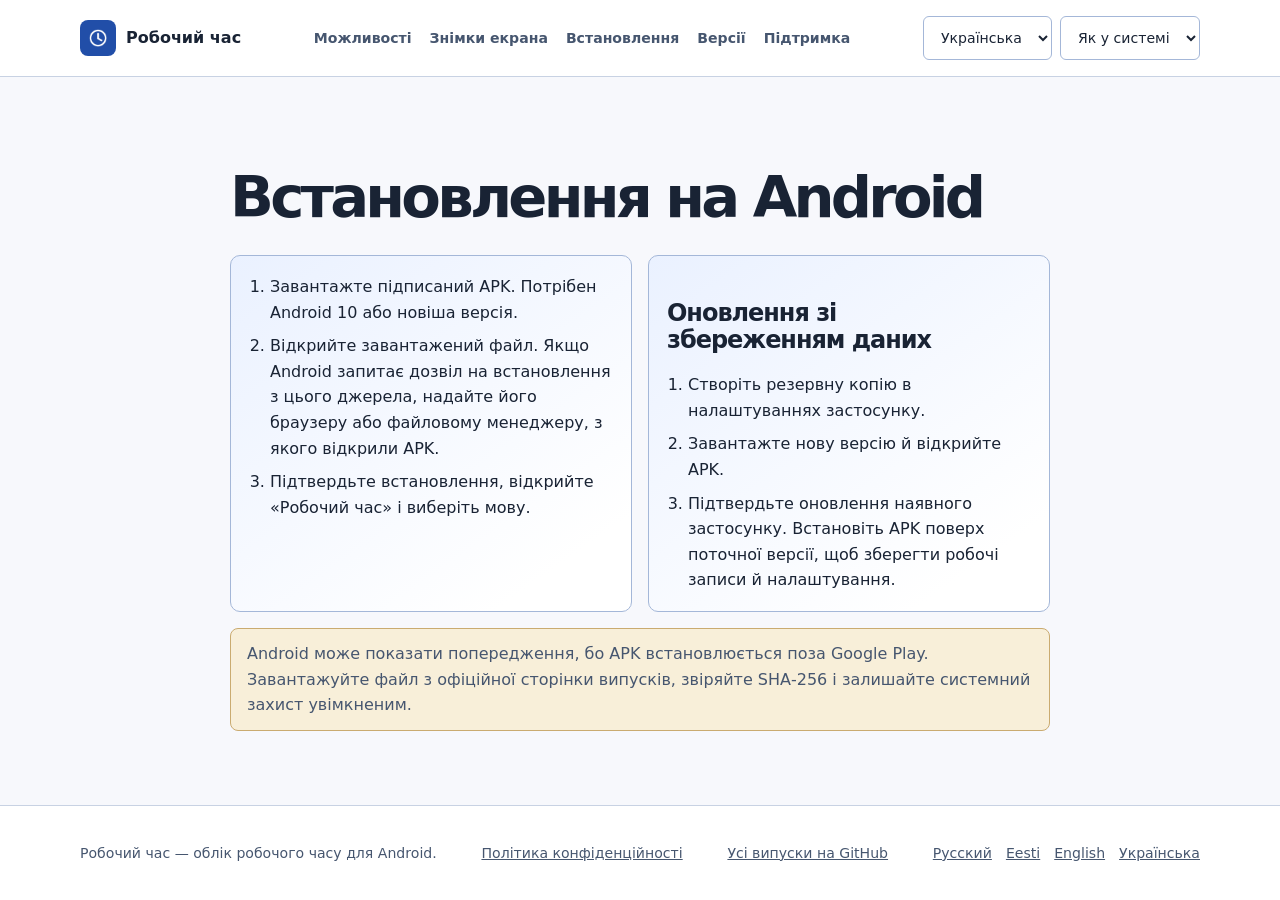
<file: installation/uk.html>
<!doctype html>
<html lang="uk" data-root="../" data-root-page="false" data-name="Робочий час" data-subpage="installation">
<head>
<meta charset="utf-8">
<meta name="viewport" content="width=device-width, initial-scale=1">
<title>Робочий час · Встановлення на Android</title>
<meta name="description" content="Безкоштовний застосунок Android для обліку змін, робочих об’єктів і заробітку в євро. Звіти Excel і резервні копії.">
<link rel="canonical" href="https://wolflingee.github.io/work-time/installation/uk.html">
<link rel="alternate" hreflang="ru" href="https://wolflingee.github.io/work-time/installation/ru.html">
<link rel="alternate" hreflang="et" href="https://wolflingee.github.io/work-time/installation/et.html">
<link rel="alternate" hreflang="en" href="https://wolflingee.github.io/work-time/installation/en.html">
<link rel="alternate" hreflang="uk" href="https://wolflingee.github.io/work-time/installation/uk.html">
<link rel="alternate" hreflang="x-default" href="https://wolflingee.github.io/work-time/installation/en.html">
<meta property="og:type" content="website">
<meta property="og:title" content="Робочий час · Встановлення на Android">
<meta property="og:description" content="Безкоштовний застосунок Android для обліку змін, робочих об’єктів і заробітку в євро. Звіти Excel і резервні копії.">
<meta property="og:url" content="https://wolflingee.github.io/work-time/installation/uk.html">
<meta property="og:image" content="https://wolflingee.github.io/work-time/assets/icons/social.png">
<meta property="og:image:alt" content="Головний екран">
<meta name="twitter:card" content="summary_large_image">
<link rel="icon" type="image/png" href="../assets/icons/work-time.png">
<link rel="stylesheet" href="../assets/css/style.css">
<script src="../assets/js/app.js" defer></script>
</head>
<body>
<header class="topbar">
  <div class="shell topbar-row">
    <a class="brand" href="../uk/"><img src="../assets/icons/work-time.png" width="36" height="36" alt="">Робочий час</a>
    <nav><ul><li><a href="../uk/#features">Можливості</a></li>
<li><a href="../uk/#screenshots">Знімки екрана</a></li>
<li><a href="../uk/#install">Встановлення</a></li>
<li><a href="../uk/#versions">Версії</a></li>
<li><a href="../uk/#support">Підтримка</a></li></ul></nav>
    <div class="preferences">
      <select id="site-language" aria-label="Мова сайту"><option value="ru">Русский</option><option value="et">Eesti</option><option value="en">English</option><option value="uk" selected>Українська</option></select>
      <select id="site-theme" aria-label="Тема"><option value="system" selected>Як у системі</option><option value="light">Світла</option><option value="dark">Темна</option></select>
    </div>
  </div>
</header>
<main class="shell text-page"><section class="section"><h1>Встановлення на Android</h1>
    <div class="grid two">
      <article class="card"><ol class="steps"><li>Завантажте підписаний APK. Потрібен Android 10 або новіша версія.</li><li>Відкрийте завантажений файл. Якщо Android запитає дозвіл на встановлення з цього джерела, надайте його браузеру або файловому менеджеру, з якого відкрили APK.</li><li>Підтвердьте встановлення, відкрийте «Робочий час» і виберіть мову.</li></ol></article>
      <article class="card"><h2>Оновлення зі збереженням даних</h2><ol class="steps"><li>Створіть резервну копію в налаштуваннях застосунку.</li><li>Завантажте нову версію й відкрийте APK.</li><li>Підтвердьте оновлення наявного застосунку. Встановіть APK поверх поточної версії, щоб зберегти робочі записи й налаштування.</li></ol></article>
    </div>
    <p class="notice">Android може показати попередження, бо APK встановлюється поза Google Play. Завантажуйте файл з офіційної сторінки випусків, звіряйте SHA‑256 і залишайте системний захист увімкненим.</p></section></main>
<footer>
  <div class="shell footer-row">
    <span>Робочий час — облік робочого часу для Android.</span>
    <a href="../privacy/uk.html">Політика конфіденційності</a>
    <a href="https://github.com/wolflingEE/work-time/releases">Усі випуски на GitHub</a>
    <div class="lang-links"><a lang="ru" hreflang="ru" href="../installation/ru.html">Русский</a><a lang="et" hreflang="et" href="../installation/et.html">Eesti</a><a lang="en" hreflang="en" href="../installation/en.html">English</a><a lang="uk" hreflang="uk" href="../installation/uk.html">Українська</a></div>
  </div>
</footer>
</body>
</html>
</file>
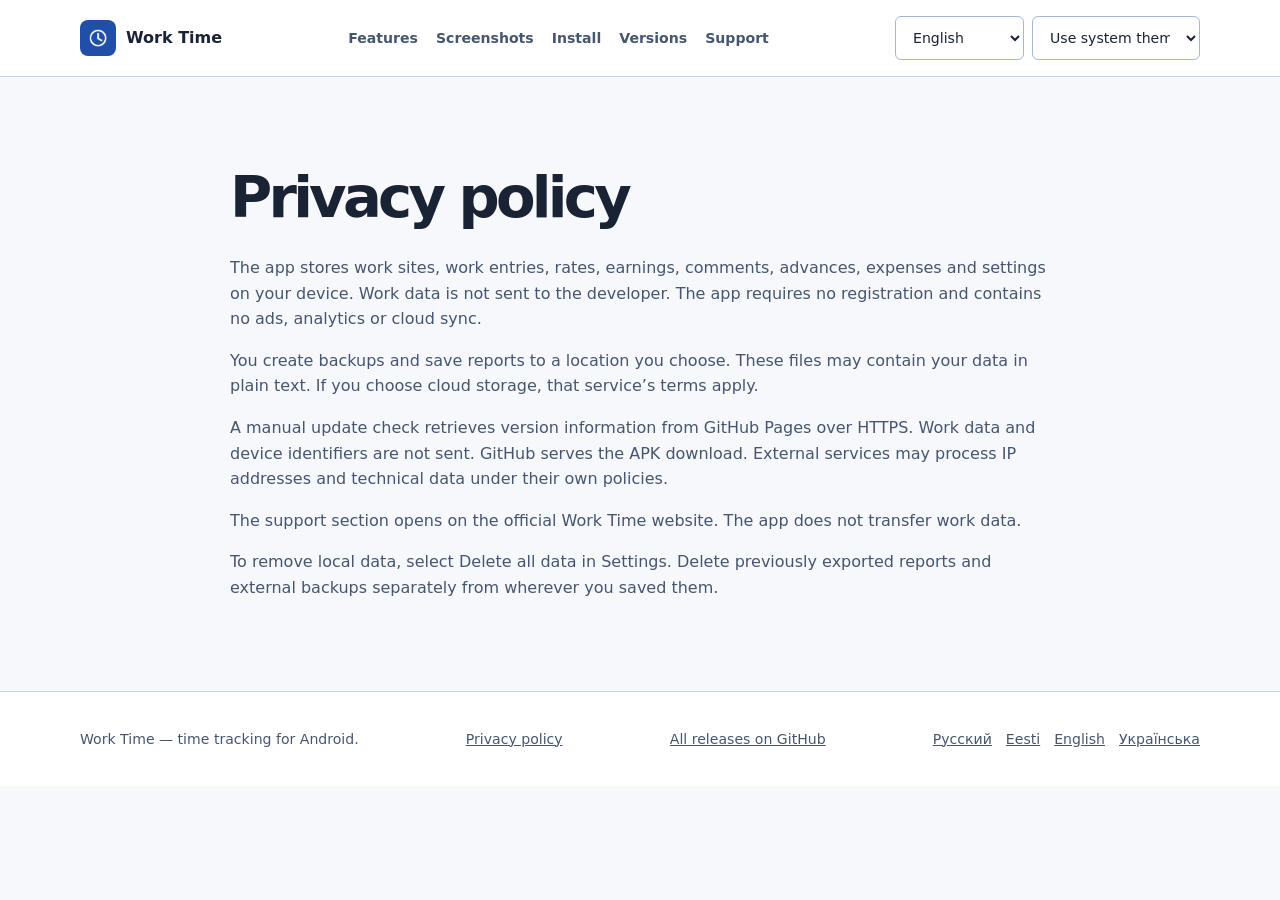
<file: privacy/en.html>
<!doctype html>
<html lang="en" data-root="../" data-root-page="false" data-name="Work Time" data-subpage="privacy">
<head>
<meta charset="utf-8">
<meta name="viewport" content="width=device-width, initial-scale=1">
<title>Work Time · Privacy policy</title>
<meta name="description" content="A free Android app to track shifts, job sites and pay in euros, with Excel reports and file backups.">
<link rel="canonical" href="https://wolflingee.github.io/work-time/privacy/en.html">
<link rel="alternate" hreflang="ru" href="https://wolflingee.github.io/work-time/privacy/ru.html">
<link rel="alternate" hreflang="et" href="https://wolflingee.github.io/work-time/privacy/et.html">
<link rel="alternate" hreflang="en" href="https://wolflingee.github.io/work-time/privacy/en.html">
<link rel="alternate" hreflang="uk" href="https://wolflingee.github.io/work-time/privacy/uk.html">
<link rel="alternate" hreflang="x-default" href="https://wolflingee.github.io/work-time/privacy/en.html">
<meta property="og:type" content="website">
<meta property="og:title" content="Work Time · Privacy policy">
<meta property="og:description" content="A free Android app to track shifts, job sites and pay in euros, with Excel reports and file backups.">
<meta property="og:url" content="https://wolflingee.github.io/work-time/privacy/en.html">
<meta property="og:image" content="https://wolflingee.github.io/work-time/assets/icons/social.png">
<meta property="og:image:alt" content="Home screen">
<meta name="twitter:card" content="summary_large_image">
<link rel="icon" type="image/png" href="../assets/icons/work-time.png">
<link rel="stylesheet" href="../assets/css/style.css">
<script src="../assets/js/app.js" defer></script>
</head>
<body>
<header class="topbar">
  <div class="shell topbar-row">
    <a class="brand" href="../en/"><img src="../assets/icons/work-time.png" width="36" height="36" alt="">Work Time</a>
    <nav><ul><li><a href="../en/#features">Features</a></li>
<li><a href="../en/#screenshots">Screenshots</a></li>
<li><a href="../en/#install">Install</a></li>
<li><a href="../en/#versions">Versions</a></li>
<li><a href="../en/#support">Support</a></li></ul></nav>
    <div class="preferences">
      <select id="site-language" aria-label="Site language"><option value="ru">Русский</option><option value="et">Eesti</option><option value="en" selected>English</option><option value="uk">Українська</option></select>
      <select id="site-theme" aria-label="Theme"><option value="system" selected>Use system theme</option><option value="light">Light</option><option value="dark">Dark</option></select>
    </div>
  </div>
</header>
<main class="shell text-page"><section class="section"><h1>Privacy policy</h1><p>The app stores work sites, work entries, rates, earnings, comments, advances, expenses and settings on your device. Work data is not sent to the developer. The app requires no registration and contains no ads, analytics or cloud sync.</p><p>You create backups and save reports to a location you choose. These files may contain your data in plain text. If you choose cloud storage, that service’s terms apply.</p><p>A manual update check retrieves version information from GitHub Pages over HTTPS. Work data and device identifiers are not sent. GitHub serves the APK download. External services may process IP addresses and technical data under their own policies.</p><p>The support section opens on the official Work Time website. The app does not transfer work data.</p><p>To remove local data, select Delete all data in Settings. Delete previously exported reports and external backups separately from wherever you saved them.</p></section></main>
<footer>
  <div class="shell footer-row">
    <span>Work Time — time tracking for Android.</span>
    <a href="../privacy/en.html">Privacy policy</a>
    <a href="https://github.com/wolflingEE/work-time/releases">All releases on GitHub</a>
    <div class="lang-links"><a lang="ru" hreflang="ru" href="../privacy/ru.html">Русский</a><a lang="et" hreflang="et" href="../privacy/et.html">Eesti</a><a lang="en" hreflang="en" href="../privacy/en.html">English</a><a lang="uk" hreflang="uk" href="../privacy/uk.html">Українська</a></div>
  </div>
</footer>
</body>
</html>
</file>
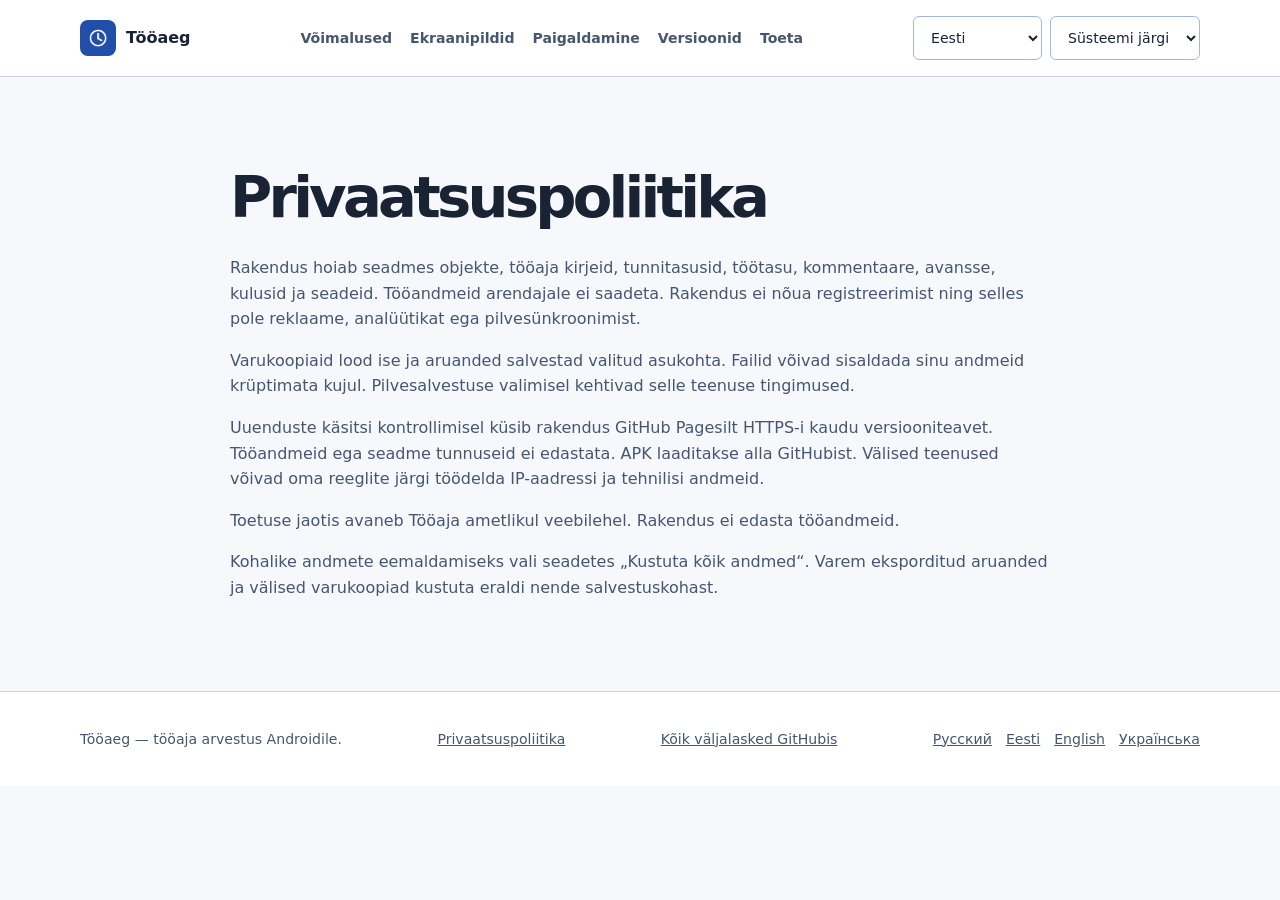
<file: privacy/et.html>
<!doctype html>
<html lang="et" data-root="../" data-root-page="false" data-name="Tööaeg" data-subpage="privacy">
<head>
<meta charset="utf-8">
<meta name="viewport" content="width=device-width, initial-scale=1">
<title>Tööaeg · Privaatsuspoliitika</title>
<meta name="description" content="Tasuta Androidi rakendus vahetuste, tööobjektide ja eurodes teenitud töötasu arvestamiseks. Exceli aruanded ja varukoopiad.">
<link rel="canonical" href="https://wolflingee.github.io/work-time/privacy/et.html">
<link rel="alternate" hreflang="ru" href="https://wolflingee.github.io/work-time/privacy/ru.html">
<link rel="alternate" hreflang="et" href="https://wolflingee.github.io/work-time/privacy/et.html">
<link rel="alternate" hreflang="en" href="https://wolflingee.github.io/work-time/privacy/en.html">
<link rel="alternate" hreflang="uk" href="https://wolflingee.github.io/work-time/privacy/uk.html">
<link rel="alternate" hreflang="x-default" href="https://wolflingee.github.io/work-time/privacy/en.html">
<meta property="og:type" content="website">
<meta property="og:title" content="Tööaeg · Privaatsuspoliitika">
<meta property="og:description" content="Tasuta Androidi rakendus vahetuste, tööobjektide ja eurodes teenitud töötasu arvestamiseks. Exceli aruanded ja varukoopiad.">
<meta property="og:url" content="https://wolflingee.github.io/work-time/privacy/et.html">
<meta property="og:image" content="https://wolflingee.github.io/work-time/assets/icons/social.png">
<meta property="og:image:alt" content="Avaleht">
<meta name="twitter:card" content="summary_large_image">
<link rel="icon" type="image/png" href="../assets/icons/work-time.png">
<link rel="stylesheet" href="../assets/css/style.css">
<script src="../assets/js/app.js" defer></script>
</head>
<body>
<header class="topbar">
  <div class="shell topbar-row">
    <a class="brand" href="../et/"><img src="../assets/icons/work-time.png" width="36" height="36" alt="">Tööaeg</a>
    <nav><ul><li><a href="../et/#features">Võimalused</a></li>
<li><a href="../et/#screenshots">Ekraanipildid</a></li>
<li><a href="../et/#install">Paigaldamine</a></li>
<li><a href="../et/#versions">Versioonid</a></li>
<li><a href="../et/#support">Toeta</a></li></ul></nav>
    <div class="preferences">
      <select id="site-language" aria-label="Veebilehe keel"><option value="ru">Русский</option><option value="et" selected>Eesti</option><option value="en">English</option><option value="uk">Українська</option></select>
      <select id="site-theme" aria-label="Teema"><option value="system" selected>Süsteemi järgi</option><option value="light">Hele</option><option value="dark">Tume</option></select>
    </div>
  </div>
</header>
<main class="shell text-page"><section class="section"><h1>Privaatsuspoliitika</h1><p>Rakendus hoiab seadmes objekte, tööaja kirjeid, tunnitasusid, töötasu, kommentaare, avansse, kulusid ja seadeid. Tööandmeid arendajale ei saadeta. Rakendus ei nõua registreerimist ning selles pole reklaame, analüütikat ega pilvesünkroonimist.</p><p>Varukoopiaid lood ise ja aruanded salvestad valitud asukohta. Failid võivad sisaldada sinu andmeid krüptimata kujul. Pilvesalvestuse valimisel kehtivad selle teenuse tingimused.</p><p>Uuenduste käsitsi kontrollimisel küsib rakendus GitHub Pagesilt HTTPS-i kaudu versiooniteavet. Tööandmeid ega seadme tunnuseid ei edastata. APK laaditakse alla GitHubist. Välised teenused võivad oma reeglite järgi töödelda IP-aadressi ja tehnilisi andmeid.</p><p>Toetuse jaotis avaneb Tööaja ametlikul veebilehel. Rakendus ei edasta tööandmeid.</p><p>Kohalike andmete eemaldamiseks vali seadetes „Kustuta kõik andmed“. Varem eksporditud aruanded ja välised varukoopiad kustuta eraldi nende salvestuskohast.</p></section></main>
<footer>
  <div class="shell footer-row">
    <span>Tööaeg — tööaja arvestus Androidile.</span>
    <a href="../privacy/et.html">Privaatsuspoliitika</a>
    <a href="https://github.com/wolflingEE/work-time/releases">Kõik väljalasked GitHubis</a>
    <div class="lang-links"><a lang="ru" hreflang="ru" href="../privacy/ru.html">Русский</a><a lang="et" hreflang="et" href="../privacy/et.html">Eesti</a><a lang="en" hreflang="en" href="../privacy/en.html">English</a><a lang="uk" hreflang="uk" href="../privacy/uk.html">Українська</a></div>
  </div>
</footer>
</body>
</html>
</file>
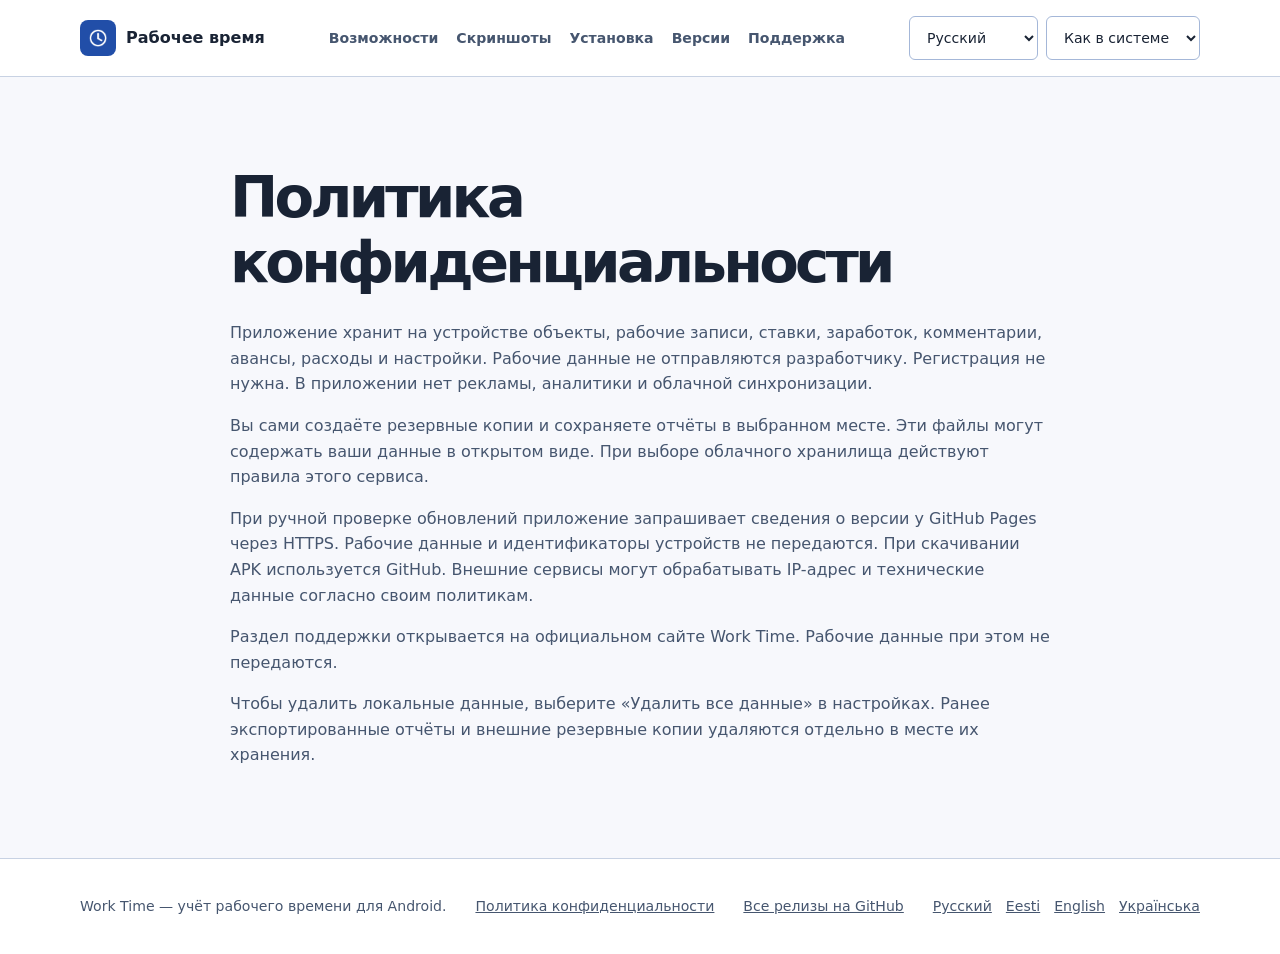
<file: privacy/ru.html>
<!doctype html>
<html lang="ru" data-root="../" data-root-page="false" data-name="Рабочее время" data-subpage="privacy">
<head>
<meta charset="utf-8">
<meta name="viewport" content="width=device-width, initial-scale=1">
<title>Рабочее время · Политика конфиденциальности</title>
<meta name="description" content="Бесплатное Android-приложение для учёта смен, рабочих объектов и заработка в евро. Отчёты Excel и резервные копии.">
<link rel="canonical" href="https://wolflingee.github.io/work-time/privacy/ru.html">
<link rel="alternate" hreflang="ru" href="https://wolflingee.github.io/work-time/privacy/ru.html">
<link rel="alternate" hreflang="et" href="https://wolflingee.github.io/work-time/privacy/et.html">
<link rel="alternate" hreflang="en" href="https://wolflingee.github.io/work-time/privacy/en.html">
<link rel="alternate" hreflang="uk" href="https://wolflingee.github.io/work-time/privacy/uk.html">
<link rel="alternate" hreflang="x-default" href="https://wolflingee.github.io/work-time/privacy/en.html">
<meta property="og:type" content="website">
<meta property="og:title" content="Рабочее время · Политика конфиденциальности">
<meta property="og:description" content="Бесплатное Android-приложение для учёта смен, рабочих объектов и заработка в евро. Отчёты Excel и резервные копии.">
<meta property="og:url" content="https://wolflingee.github.io/work-time/privacy/ru.html">
<meta property="og:image" content="https://wolflingee.github.io/work-time/assets/icons/social.png">
<meta property="og:image:alt" content="Главный экран">
<meta name="twitter:card" content="summary_large_image">
<link rel="icon" type="image/png" href="../assets/icons/work-time.png">
<link rel="stylesheet" href="../assets/css/style.css">
<script src="../assets/js/app.js" defer></script>
</head>
<body>
<header class="topbar">
  <div class="shell topbar-row">
    <a class="brand" href="../ru/"><img src="../assets/icons/work-time.png" width="36" height="36" alt="">Рабочее время</a>
    <nav><ul><li><a href="../ru/#features">Возможности</a></li>
<li><a href="../ru/#screenshots">Скриншоты</a></li>
<li><a href="../ru/#install">Установка</a></li>
<li><a href="../ru/#versions">Версии</a></li>
<li><a href="../ru/#support">Поддержка</a></li></ul></nav>
    <div class="preferences">
      <select id="site-language" aria-label="Язык сайта"><option value="ru" selected>Русский</option><option value="et">Eesti</option><option value="en">English</option><option value="uk">Українська</option></select>
      <select id="site-theme" aria-label="Тема"><option value="system" selected>Как в системе</option><option value="light">Светлая</option><option value="dark">Тёмная</option></select>
    </div>
  </div>
</header>
<main class="shell text-page"><section class="section"><h1>Политика конфиденциальности</h1><p>Приложение хранит на устройстве объекты, рабочие записи, ставки, заработок, комментарии, авансы, расходы и настройки. Рабочие данные не отправляются разработчику. Регистрация не нужна. В приложении нет рекламы, аналитики и облачной синхронизации.</p><p>Вы сами создаёте резервные копии и сохраняете отчёты в выбранном месте. Эти файлы могут содержать ваши данные в открытом виде. При выборе облачного хранилища действуют правила этого сервиса.</p><p>При ручной проверке обновлений приложение запрашивает сведения о версии у GitHub Pages через HTTPS. Рабочие данные и идентификаторы устройств не передаются. При скачивании APK используется GitHub. Внешние сервисы могут обрабатывать IP-адрес и технические данные согласно своим политикам.</p><p>Раздел поддержки открывается на официальном сайте Work Time. Рабочие данные при этом не передаются.</p><p>Чтобы удалить локальные данные, выберите «Удалить все данные» в настройках. Ранее экспортированные отчёты и внешние резервные копии удаляются отдельно в месте их хранения.</p></section></main>
<footer>
  <div class="shell footer-row">
    <span>Work Time — учёт рабочего времени для Android.</span>
    <a href="../privacy/ru.html">Политика конфиденциальности</a>
    <a href="https://github.com/wolflingEE/work-time/releases">Все релизы на GitHub</a>
    <div class="lang-links"><a lang="ru" hreflang="ru" href="../privacy/ru.html">Русский</a><a lang="et" hreflang="et" href="../privacy/et.html">Eesti</a><a lang="en" hreflang="en" href="../privacy/en.html">English</a><a lang="uk" hreflang="uk" href="../privacy/uk.html">Українська</a></div>
  </div>
</footer>
</body>
</html>
</file>
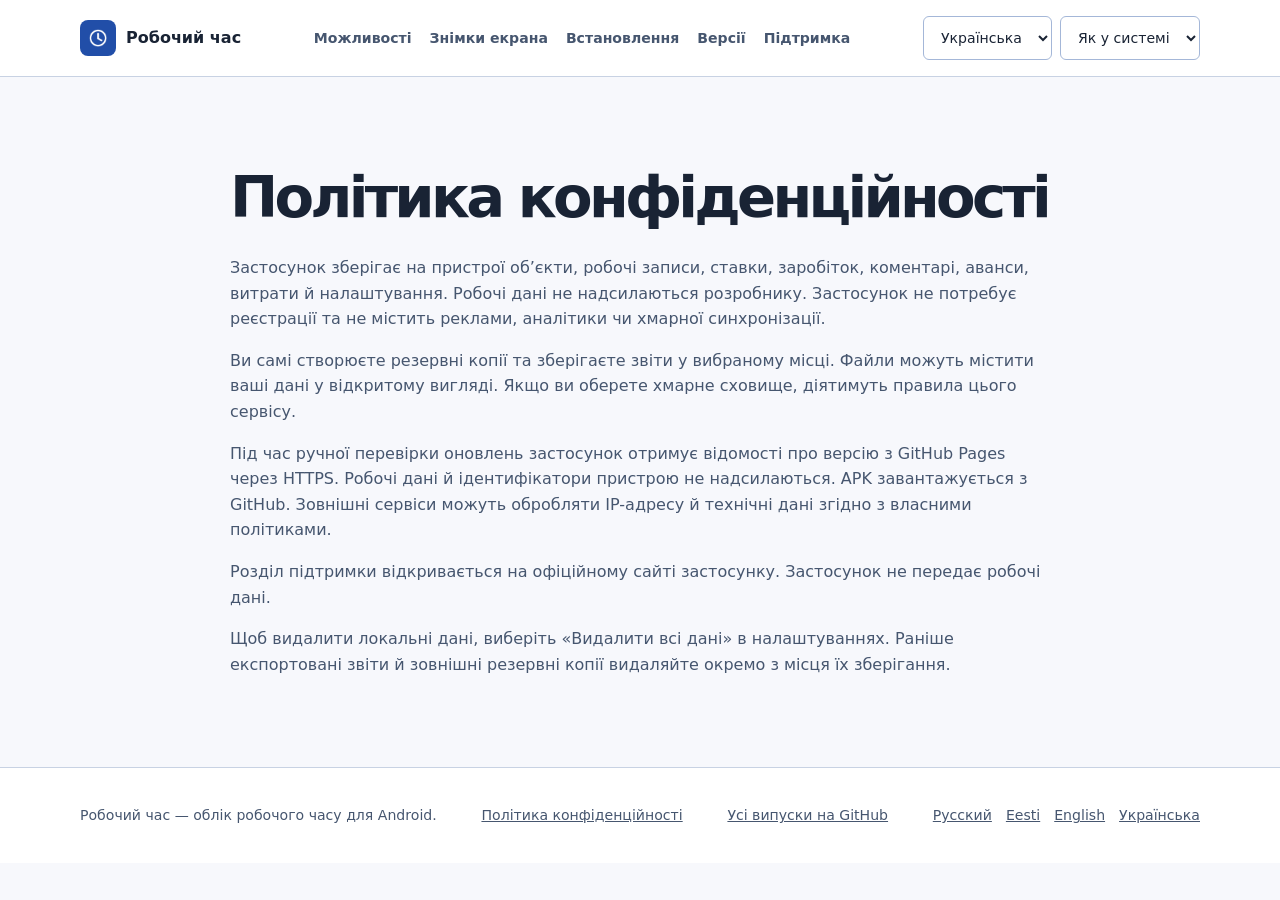
<file: privacy/uk.html>
<!doctype html>
<html lang="uk" data-root="../" data-root-page="false" data-name="Робочий час" data-subpage="privacy">
<head>
<meta charset="utf-8">
<meta name="viewport" content="width=device-width, initial-scale=1">
<title>Робочий час · Політика конфіденційності</title>
<meta name="description" content="Безкоштовний застосунок Android для обліку змін, робочих об’єктів і заробітку в євро. Звіти Excel і резервні копії.">
<link rel="canonical" href="https://wolflingee.github.io/work-time/privacy/uk.html">
<link rel="alternate" hreflang="ru" href="https://wolflingee.github.io/work-time/privacy/ru.html">
<link rel="alternate" hreflang="et" href="https://wolflingee.github.io/work-time/privacy/et.html">
<link rel="alternate" hreflang="en" href="https://wolflingee.github.io/work-time/privacy/en.html">
<link rel="alternate" hreflang="uk" href="https://wolflingee.github.io/work-time/privacy/uk.html">
<link rel="alternate" hreflang="x-default" href="https://wolflingee.github.io/work-time/privacy/en.html">
<meta property="og:type" content="website">
<meta property="og:title" content="Робочий час · Політика конфіденційності">
<meta property="og:description" content="Безкоштовний застосунок Android для обліку змін, робочих об’єктів і заробітку в євро. Звіти Excel і резервні копії.">
<meta property="og:url" content="https://wolflingee.github.io/work-time/privacy/uk.html">
<meta property="og:image" content="https://wolflingee.github.io/work-time/assets/icons/social.png">
<meta property="og:image:alt" content="Головний екран">
<meta name="twitter:card" content="summary_large_image">
<link rel="icon" type="image/png" href="../assets/icons/work-time.png">
<link rel="stylesheet" href="../assets/css/style.css">
<script src="../assets/js/app.js" defer></script>
</head>
<body>
<header class="topbar">
  <div class="shell topbar-row">
    <a class="brand" href="../uk/"><img src="../assets/icons/work-time.png" width="36" height="36" alt="">Робочий час</a>
    <nav><ul><li><a href="../uk/#features">Можливості</a></li>
<li><a href="../uk/#screenshots">Знімки екрана</a></li>
<li><a href="../uk/#install">Встановлення</a></li>
<li><a href="../uk/#versions">Версії</a></li>
<li><a href="../uk/#support">Підтримка</a></li></ul></nav>
    <div class="preferences">
      <select id="site-language" aria-label="Мова сайту"><option value="ru">Русский</option><option value="et">Eesti</option><option value="en">English</option><option value="uk" selected>Українська</option></select>
      <select id="site-theme" aria-label="Тема"><option value="system" selected>Як у системі</option><option value="light">Світла</option><option value="dark">Темна</option></select>
    </div>
  </div>
</header>
<main class="shell text-page"><section class="section"><h1>Політика конфіденційності</h1><p>Застосунок зберігає на пристрої об’єкти, робочі записи, ставки, заробіток, коментарі, аванси, витрати й налаштування. Робочі дані не надсилаються розробнику. Застосунок не потребує реєстрації та не містить реклами, аналітики чи хмарної синхронізації.</p><p>Ви самі створюєте резервні копії та зберігаєте звіти у вибраному місці. Файли можуть містити ваші дані у відкритому вигляді. Якщо ви оберете хмарне сховище, діятимуть правила цього сервісу.</p><p>Під час ручної перевірки оновлень застосунок отримує відомості про версію з GitHub Pages через HTTPS. Робочі дані й ідентифікатори пристрою не надсилаються. APK завантажується з GitHub. Зовнішні сервіси можуть обробляти IP-адресу й технічні дані згідно з власними політиками.</p><p>Розділ підтримки відкривається на офіційному сайті застосунку. Застосунок не передає робочі дані.</p><p>Щоб видалити локальні дані, виберіть «Видалити всі дані» в налаштуваннях. Раніше експортовані звіти й зовнішні резервні копії видаляйте окремо з місця їх зберігання.</p></section></main>
<footer>
  <div class="shell footer-row">
    <span>Робочий час — облік робочого часу для Android.</span>
    <a href="../privacy/uk.html">Політика конфіденційності</a>
    <a href="https://github.com/wolflingEE/work-time/releases">Усі випуски на GitHub</a>
    <div class="lang-links"><a lang="ru" hreflang="ru" href="../privacy/ru.html">Русский</a><a lang="et" hreflang="et" href="../privacy/et.html">Eesti</a><a lang="en" hreflang="en" href="../privacy/en.html">English</a><a lang="uk" hreflang="uk" href="../privacy/uk.html">Українська</a></div>
  </div>
</footer>
</body>
</html>
</file>
<file: assets/css/style.css>
:root {
  color-scheme: light;
  --bg: #f7f8fc;
  --bg-highlight: #fff;
  --surface-control: #e5eaf3;
  --surface-field: #fff;
  --line: #c8d2e3;
  --text: #192334;
  --muted: #46566f;
  --accent: #214ea8;
  --accent-ink: #fff;
  --section-accent: #214ea8;
  --section-border: #a4b7d8;
  --section-surface: #eaf1ff;
  --notice-bg: #f8efd9;
  --notice-border: #caab70;
  --notice-text: #5b410f;
  --hero-bg: #203e75;
  --hero-deep: #101722;
  --hero-text: #f4f7ff;
  --hero-muted: #d2dfff;
  --hero-line: #7892bd;
  --hero-accent: #dce7ff;
  --hero-accent-ink: #102754;
  --font-ui: Inter, ui-sans-serif, system-ui, -apple-system, "Segoe UI", sans-serif;
  --font-mono: ui-monospace, Consolas, "Liberation Mono", monospace;
  --font-section: 1.4rem;
  --font-small: .88rem;
  --space-2: 8px;
  --space-3: 12px;
  --space-4: 16px;
  --card-padding: 18px;
  --radius-control: 6px;
  --radius-card: 10px;
  --radius-inset: 8px;
  --touch-height: 44px;
  --shell-width: 1120px;
}
@media (prefers-color-scheme: dark) {
  :root:not([data-theme]) {
    color-scheme: dark;
    --bg: #101722; --bg-highlight: #19263a; --surface-control: #243044;
    --surface-field: #131d2c; --line: #3f506b; --text: #e3eaf6; --muted: #bac7dd;
    --accent: #adc6ff; --accent-ink: #082d6c; --section-accent: #adc6ff;
    --section-border: #40577c; --section-surface: #1c2737;
    --notice-bg: #292419; --notice-border: #665432; --notice-text: #f3d289;
  }
}
:root[data-theme="dark"] {
  color-scheme: dark;
  --bg: #101722; --bg-highlight: #19263a; --surface-control: #243044;
  --surface-field: #131d2c; --line: #3f506b; --text: #e3eaf6; --muted: #bac7dd;
  --accent: #adc6ff; --accent-ink: #082d6c; --section-accent: #adc6ff;
  --section-border: #40577c; --section-surface: #1c2737;
  --notice-bg: #292419; --notice-border: #665432; --notice-text: #f3d289;
}
* { box-sizing: border-box; }
[hidden] { display: none !important; }
html { scroll-padding-top: 16px; }
body { margin: 0; background: var(--bg); color: var(--text); font: 1rem/1.6 var(--font-ui); }
img { display: block; max-width: 100%; }
a { color: var(--accent); }
a:hover { text-decoration: none; }
button, select, input { font: inherit; }
:focus-visible { outline: 2px solid var(--accent); outline-offset: 3px; }
.shell { width: min(var(--shell-width), calc(100% - 48px)); margin-inline: auto; }
.topbar { background: var(--bg-highlight); border-bottom: 1px solid var(--line); }
.topbar-row { display: flex; align-items: center; justify-content: space-between; gap: var(--space-4); padding-block: 16px; }
.brand { display: inline-flex; align-items: center; gap: 10px; color: var(--text); text-decoration: none; font-weight: 750; line-height: 1.2; }
.brand img { width: 36px; height: 36px; border-radius: var(--radius-inset); }
nav ul { display: flex; flex-wrap: wrap; align-items: center; gap: 18px; padding: 0; margin: 0; list-style: none; }
nav a { font-size: var(--font-small); color: var(--muted); text-decoration: none; font-weight: 650; }
nav a:hover { color: var(--accent); }
.preferences { display: flex; flex-wrap: wrap; gap: var(--space-2); }
select, .button, button.copy {
  min-height: var(--touch-height); border: 1px solid var(--section-border); border-radius: var(--radius-control);
  background: var(--surface-field); color: var(--text); padding: 0 13px;
}
select { max-width: 10.5rem; font-size: var(--font-small); cursor: pointer; }
.button, button.copy { display: inline-flex; align-items: center; justify-content: center; font-weight: 650; text-decoration: none; cursor: pointer; text-align: center; }
.button:hover, button.copy:hover { border-color: var(--accent); background: var(--surface-control); }
.button.primary { background: var(--accent); border-color: var(--accent); color: var(--accent-ink); }
.button.primary:hover { filter: brightness(1.09); }
.button[aria-disabled="true"] { opacity: .6; cursor: default; pointer-events: none; }
.hero { background: radial-gradient(ellipse at 84% 24%, var(--hero-bg), transparent 63%), var(--hero-deep); color: var(--hero-text); overflow: hidden; }
.hero .shell { display: grid; grid-template-columns: 1.25fr .75fr; gap: clamp(24px,7vw,96px); align-items: center; padding-block: clamp(38px,7vw,82px); }
.hero-app { display: flex; gap: 10px; align-items: center; color: var(--hero-accent); font-size: var(--font-small); font-weight: 750; }
.hero-app img { width: 30px; height: 30px; border-radius: var(--radius-control); }
h1, h2, h3 { line-height: 1.13; text-wrap: balance; }
h1 { margin: 14px 0 15px; font-size: clamp(2.8rem,6.7vw,5.35rem); letter-spacing: -.065em; }
h2 { margin: 0 0 18px; font-size: clamp(1.8rem,3.7vw,2.75rem); letter-spacing: -.043em; }
h3 { margin: 0 0 9px; font-size: var(--font-section); letter-spacing: -.025em; }
.hero p { margin: 0 0 22px; max-width: 38rem; font-size: clamp(1rem,1.6vw,1.2rem); color: var(--hero-muted); }
.hero .button.primary { background: var(--hero-accent); color: var(--hero-accent-ink); border-color: var(--hero-accent); padding-inline: 20px; min-height: 50px; }
.hero p.download-count { margin: 8px 0 0; font-size: var(--font-small); }
.hero :focus-visible { outline-color: var(--hero-accent); }
.badges { list-style: none; display: flex; flex-wrap: wrap; gap: 7px; margin: 18px 0 0; padding: 0; }
.badges li { border: 1px solid var(--hero-line); border-radius: 100px; color: var(--hero-text); padding: 4px 10px; font-size: var(--font-small); }
.build-facts { display: grid; grid-template-columns: repeat(2,minmax(0,1fr)); gap: 7px 15px; max-width: 26rem; margin: 20px 0 0; }
.build-facts div { border-top: 1px solid var(--hero-line); padding-block: 6px; }
.build-facts dt { color: var(--hero-muted); font-size: var(--font-small); }
.build-facts dd { margin: 0; font: 600 .88rem/1.5 var(--font-mono); }
.hero p.version-error { margin: 14px 0 0; font-size: var(--font-small); }
.phone { border: 1px solid var(--hero-line); border-radius: 24px; padding: 7px; margin: 0 auto; width: min(100%, 278px); background: var(--hero-deep); filter: drop-shadow(0 21px 32px #0006); }
.phone img { border-radius: 18px; width: 100%; height: auto; }
main .section { padding-block: clamp(34px,6vw,74px); }
.section + .section, .gallery-strip + .section { border-top: 1px solid var(--line); }
.grid { display: grid; grid-template-columns: repeat(3,minmax(0,1fr)); gap: var(--space-4); }
.grid.two { grid-template-columns: repeat(2,minmax(0,1fr)); }
.card {
  border: 1px solid var(--section-border); border-radius: var(--radius-card);
  background: linear-gradient(145deg,var(--section-surface),var(--bg-highlight) 85%);
  padding: var(--card-padding);
}
.card p { color: var(--muted); margin: 0; }
.gallery-strip { background: var(--section-surface); border-block: 1px solid var(--section-border); }
.gallery { display: grid; grid-auto-flow: column; grid-auto-columns: clamp(141px,23vw,226px); gap: var(--space-4); overflow-x: auto; padding: 4px 4px 14px; scroll-snap-type: inline proximity; }
.gallery a { display: flex; flex-direction: column; scroll-snap-align: start; min-width: 0; gap: 7px; color: var(--text); text-decoration: none; font-weight: 650; font-size: var(--font-small); }
.gallery a:hover { color: var(--accent); }
.gallery a img { width: 100%; height: auto; background: var(--surface-field); border: 1px solid var(--section-border); border-radius: 16px; }
.gallery-note { margin: 8px 0 0; color: var(--muted); font-size: var(--font-small); }
dialog { border: 1px solid var(--section-border); border-radius: var(--radius-card); max-width: min(95vw,520px); max-height: 94vh; padding: 10px; background: var(--bg); color: var(--text); }
dialog::backdrop { background: #090f1dd9; }
dialog img { margin-inline: auto; max-height: 78vh; width: auto; height: auto; }
.dialog-head { display: flex; align-items: center; justify-content: space-between; gap: var(--space-4); margin-bottom: 10px; }
.steps { margin: 0; padding-inline-start: 21px; }
.steps li+li { margin-top: 8px; }
.notice { margin: 16px 0 0; padding: 12px 16px; border: 1px solid var(--notice-border); background: var(--notice-bg); color: var(--notice-text); border-radius: var(--radius-inset); }
details { border-top: 1px solid var(--line); padding: 13px 0; }
details:last-child { border-bottom: 1px solid var(--line); }
summary { cursor: pointer; font-weight: 680; }
details p { color: var(--muted); margin-bottom: 0; padding-inline-start: 17px; }
.release-list { display: grid; gap: var(--space-3); margin-bottom: 16px; }
.release-list time { color: var(--muted); font: var(--font-small)/1.5 var(--font-mono); }
.release-list ul { margin-bottom: 0; padding-inline-start: 20px; }
.actions { display: flex; flex-wrap: wrap; align-items: center; gap: var(--space-2); margin-top: 14px; }
.share-card { display: grid; grid-template-columns: 1fr auto; align-items: center; gap: var(--space-4); }
.share-card img { width: 86px; height: 86px; border-radius: var(--radius-control); }
.status { color: var(--muted); font-size: var(--font-small); margin-bottom: 0; }
footer { border-top: 1px solid var(--line); background: var(--bg-highlight); }
.footer-row { display: flex; align-items: center; justify-content: space-between; flex-wrap: wrap; gap: var(--space-3); padding-block: 24px; font-size: var(--font-small); color: var(--muted); }
.footer-row a { color: var(--muted); }
.text-page { max-width: 820px; }
.text-page h1 { font-size: clamp(2.3rem,6vw,3.6rem); margin-bottom: 25px; }
.text-page h2 { font-size: 1.5rem; margin-top: 26px; }
.text-page p { color: var(--muted); }
.lang-links { display: flex; flex-wrap: wrap; gap: 14px; padding: 12px 0; }
@media (max-width: 920px) {
  .topbar-row { flex-wrap: wrap; }
  .topbar nav { order: 3; width: 100%; }
}
@media (max-width: 690px) {
  .shell { width: calc(100% - 28px); }
  .hero .shell { grid-template-columns: 1fr; gap: 30px; }
  .phone { width: min(70%,230px); }
  .grid, .grid.two { grid-template-columns: 1fr; }
  .gallery { grid-auto-columns: 48%; }
}
@media (prefers-reduced-motion: no-preference) {
  .button, a, select { transition: background-color .16s, color .16s, border-color .16s; }
}
</file>
